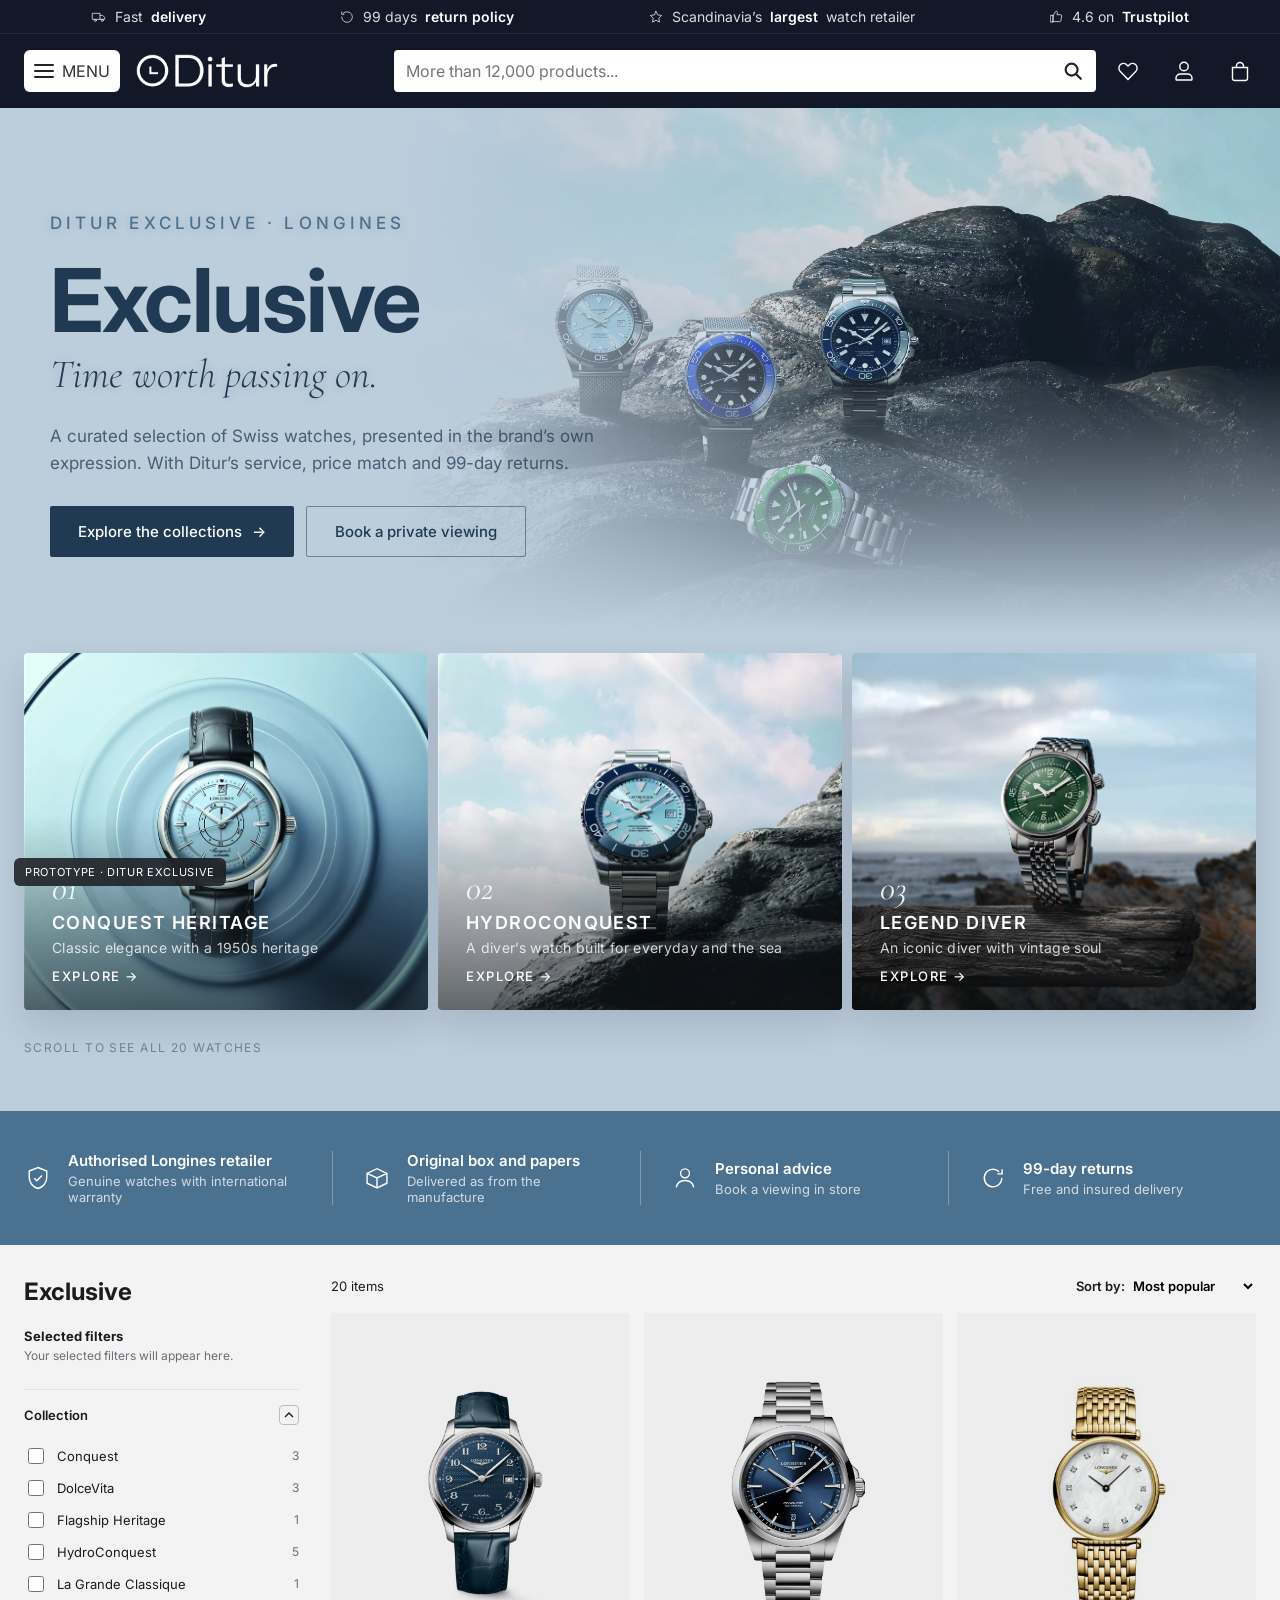
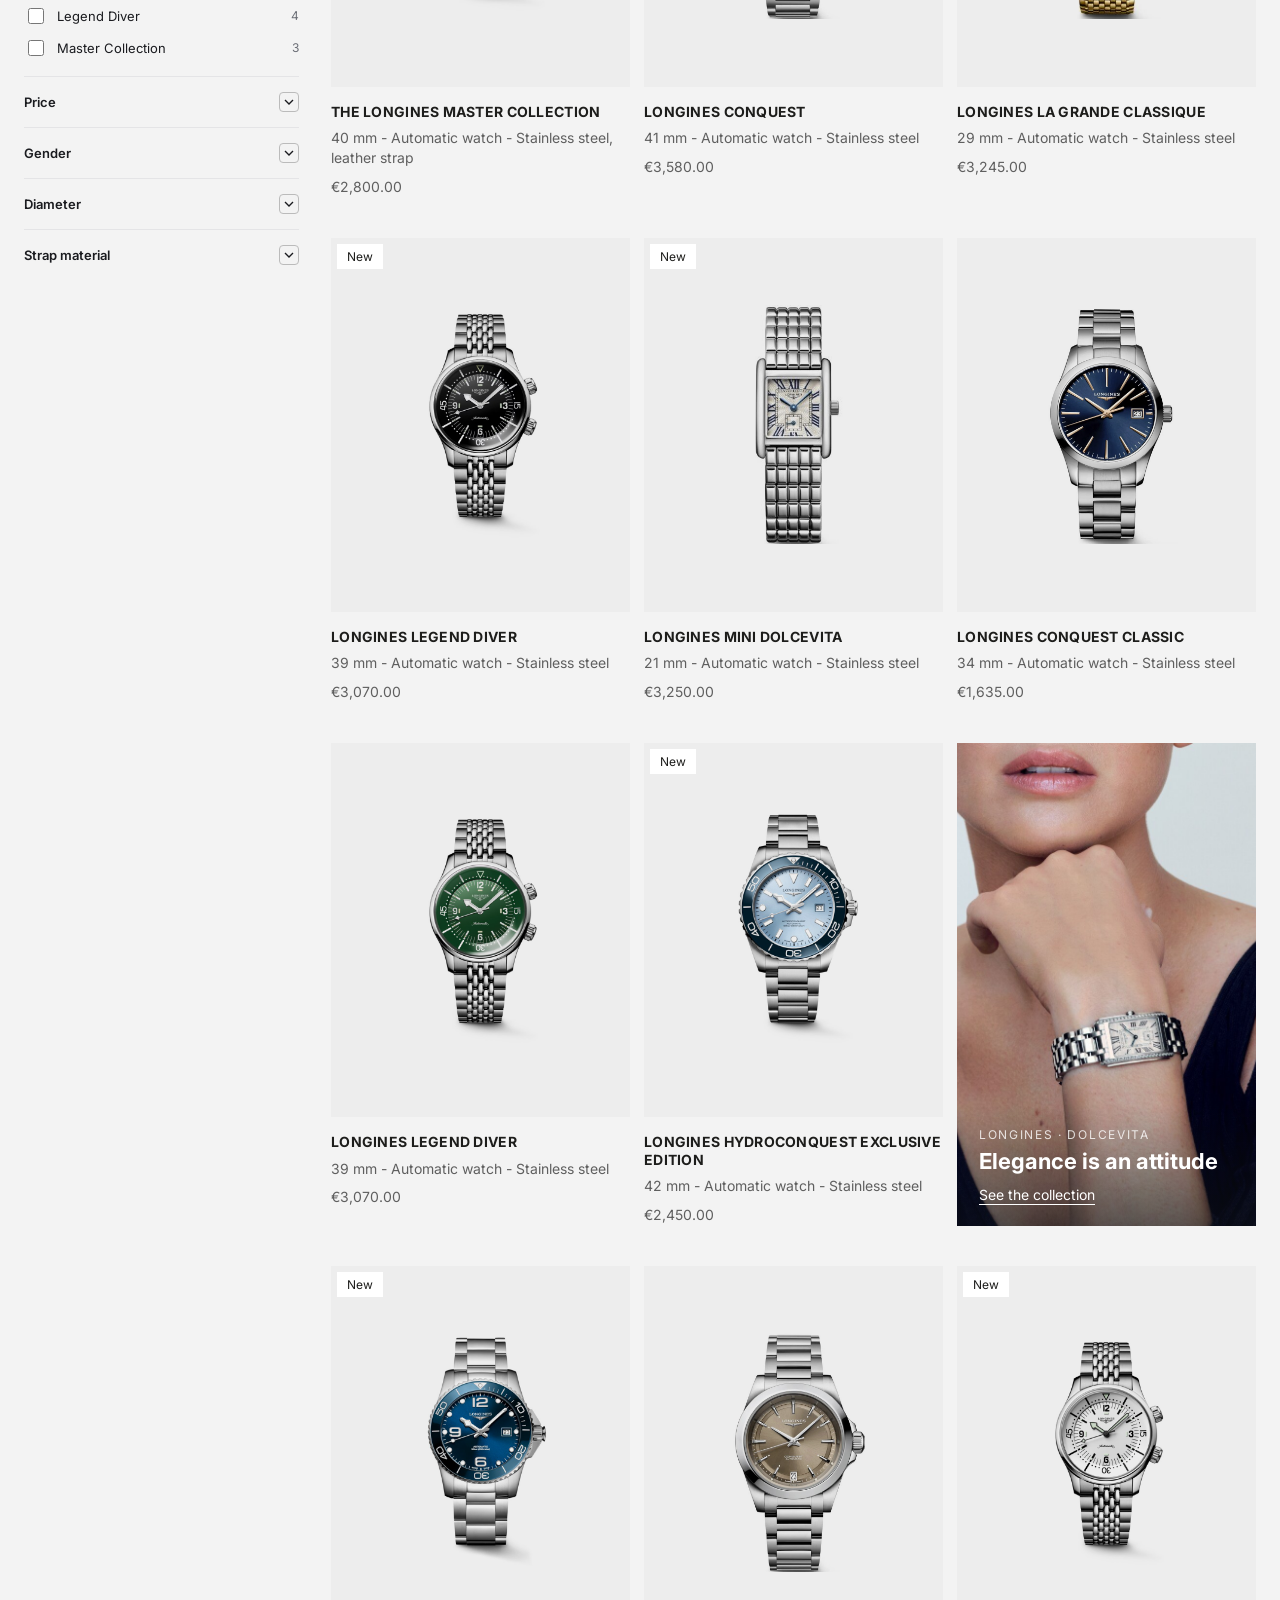
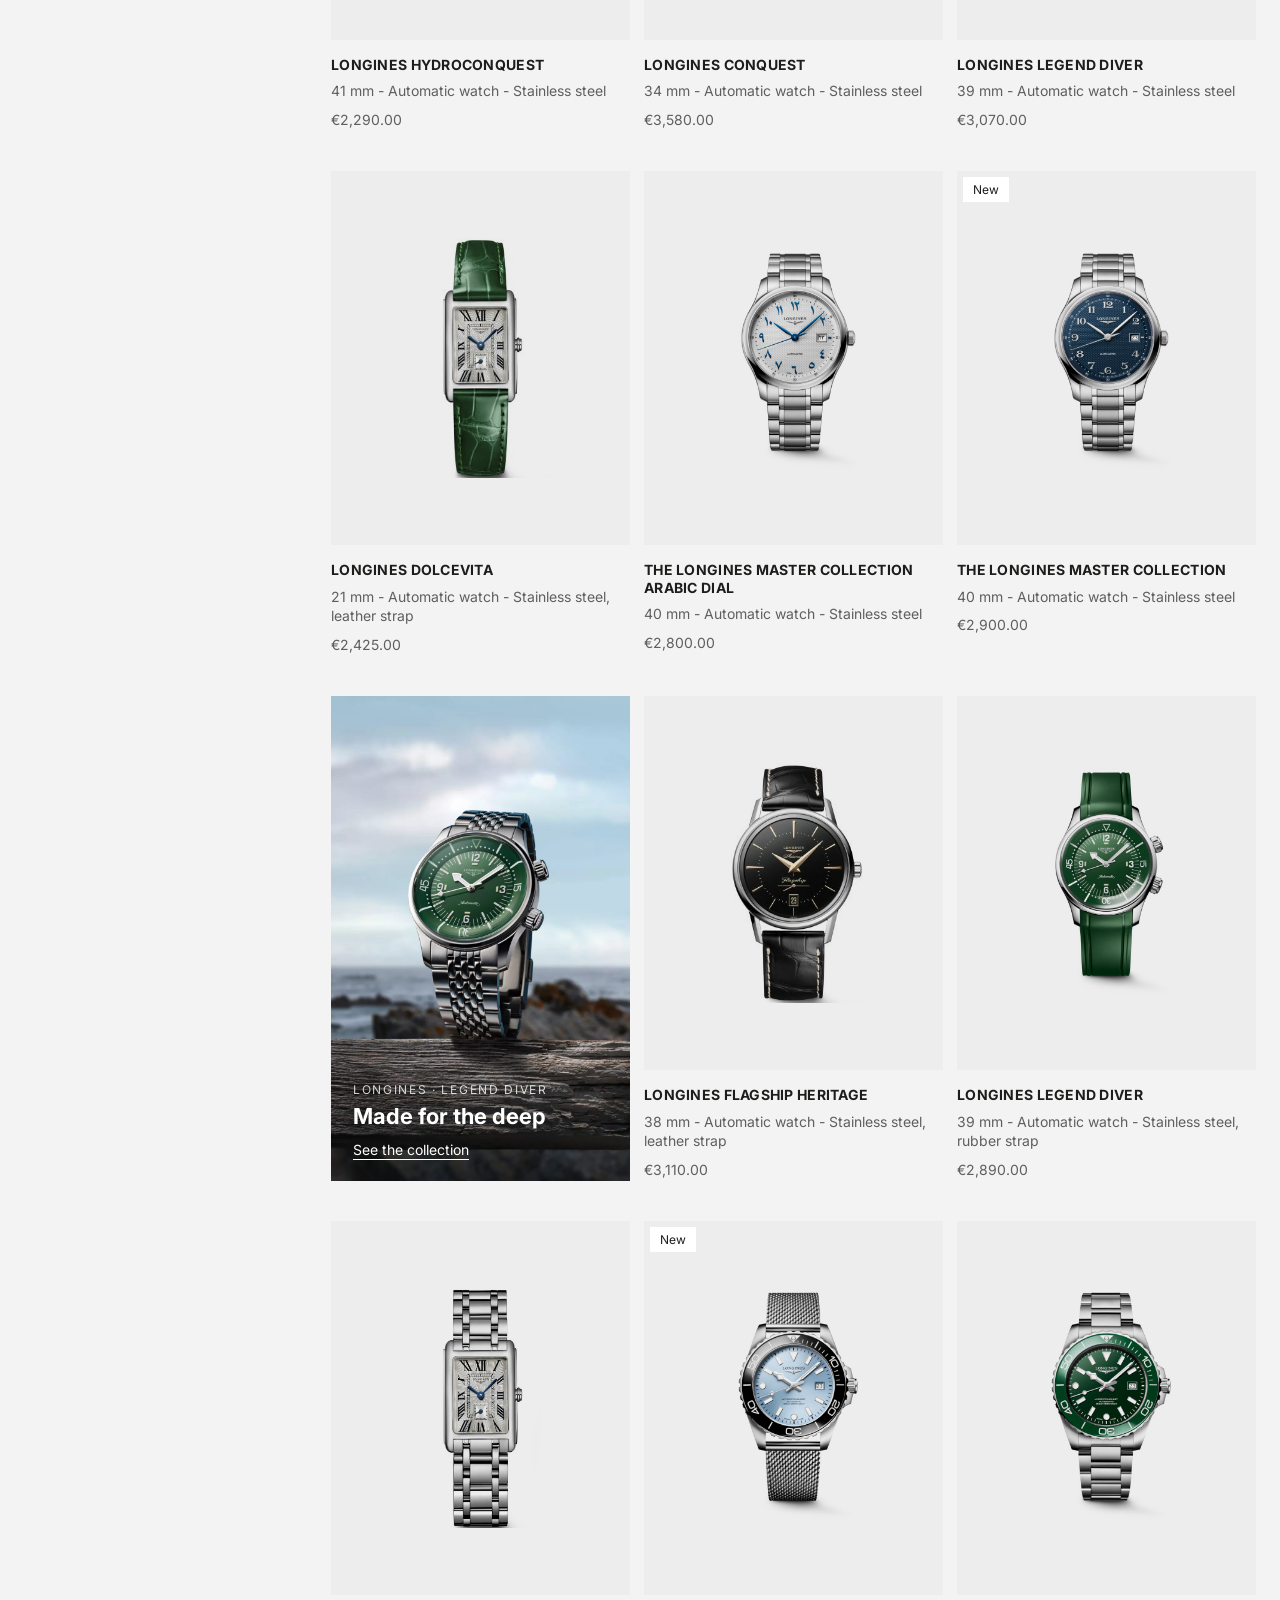
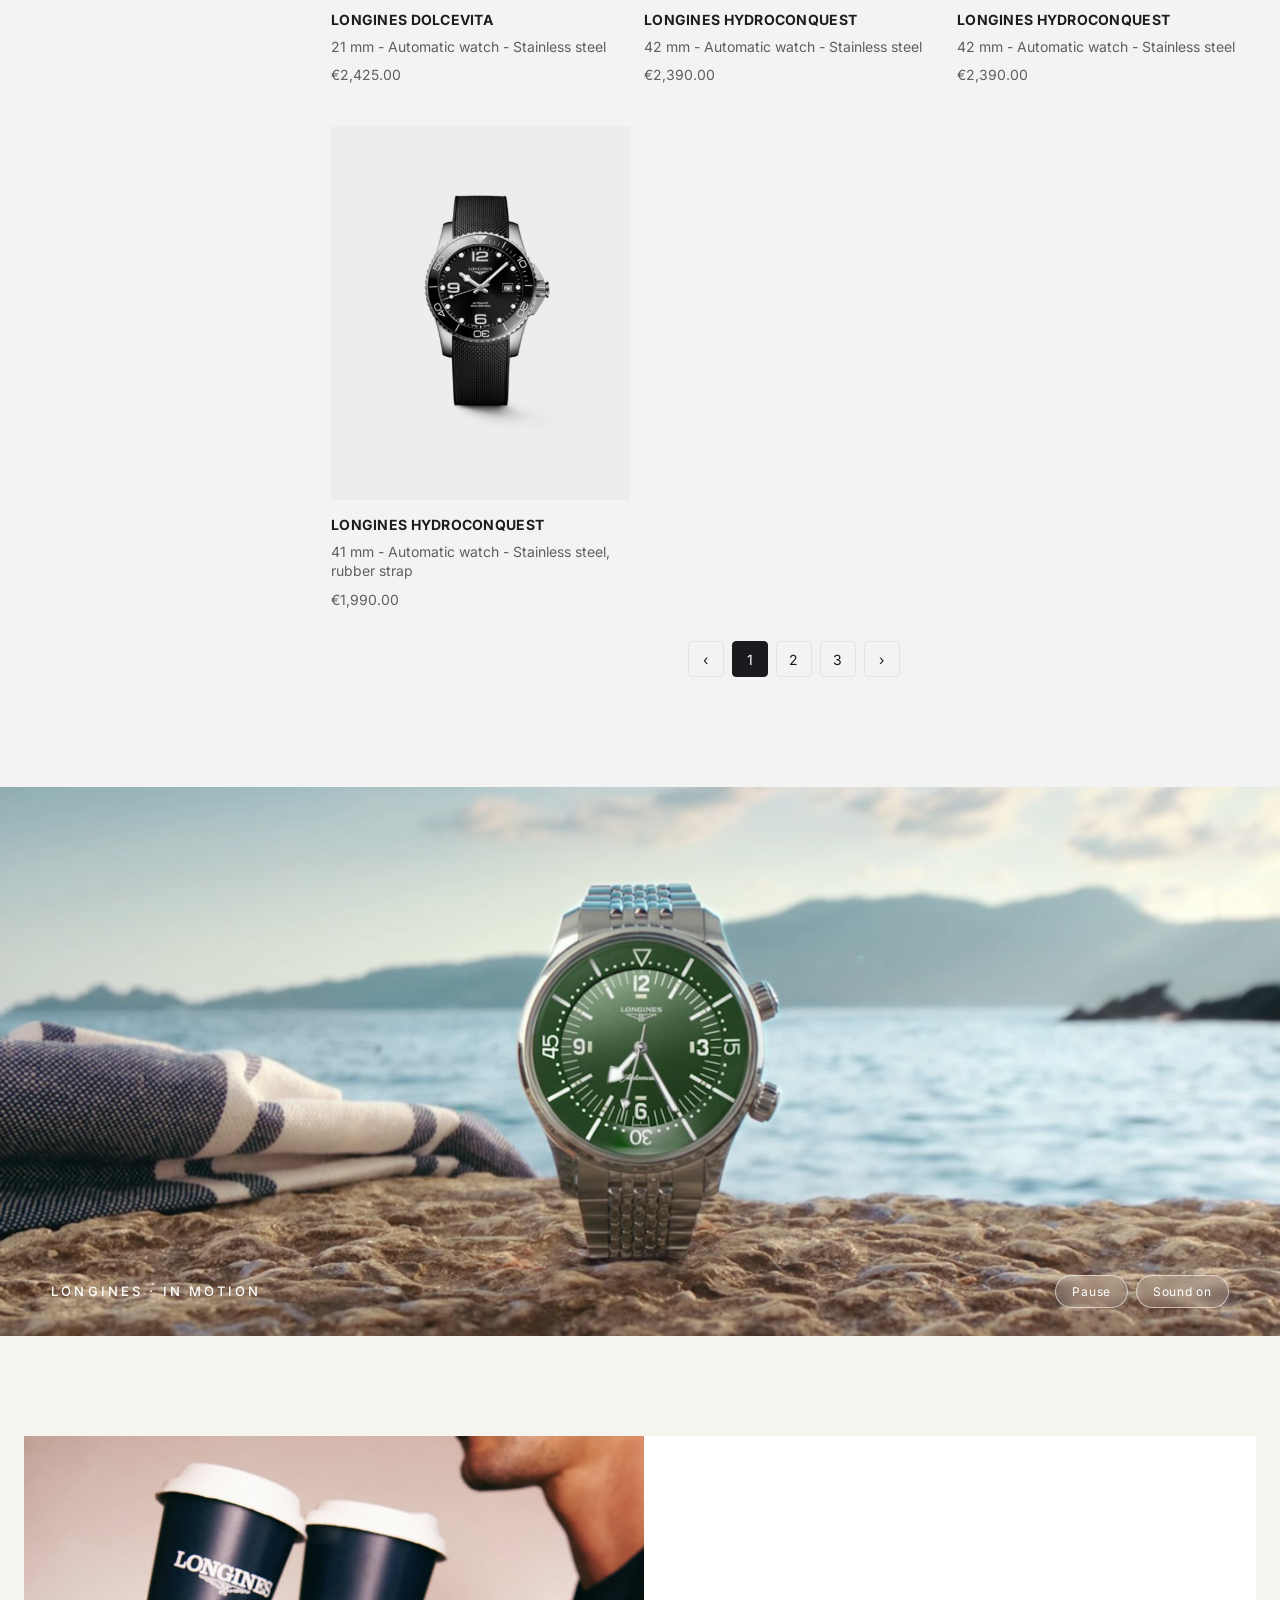
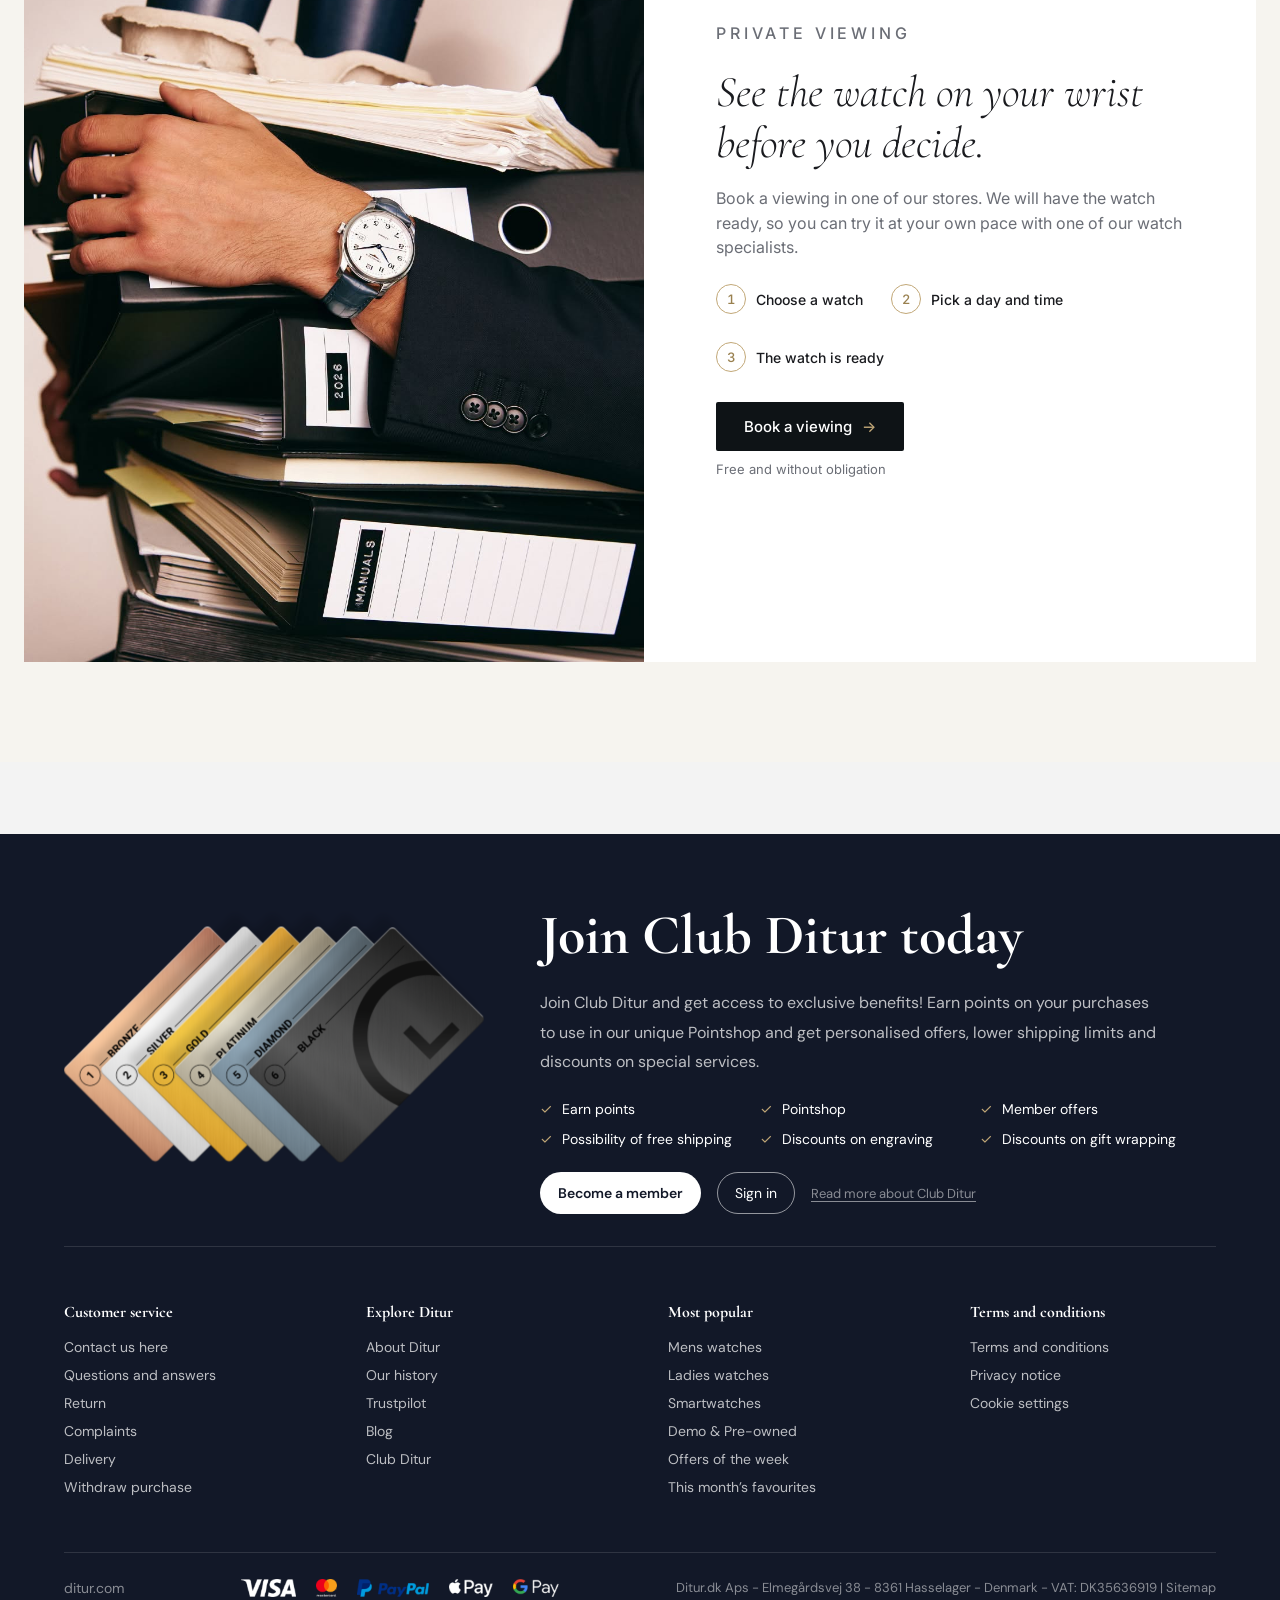
<file: index.html>
<!DOCTYPE html>
<html lang="en">
<head>
<meta charset="UTF-8">
<meta name="viewport" content="width=device-width, initial-scale=1">
<script>/* Første besøg i prototypen åbner på Exclusive-siden. Bagefter virker forsiden normalt. ?home springer over. */
try { if (!/home/.test(location.search) && !sessionStorage.getItem('dx-seen')) { sessionStorage.setItem('dx-seen', '1'); location.replace('exclusive.html'); } else sessionStorage.setItem('dx-seen', '1'); } catch (e) {}</script>
<title>Ditur: Watches at the best prices</title>
<link rel="preconnect" href="https://fonts.googleapis.com">
<link href="https://fonts.googleapis.com/css2?family=Inter:wght@400;500;600;700&family=DM+Sans:wght@400;600&family=Oswald:wght@500&family=Cormorant+Garamond:ital,wght@0,300;0,500;0,700;1,300;1,400&display=swap" rel="stylesheet">
<link rel="stylesheet" href="style.css">
<link rel="stylesheet" href="exclusive-v2.css">
<link rel="stylesheet" href="live.css">
</head>
<body class="home">
  <div id="topbar"></div>
  <header id="header"></header>

  <main>
    <nav class="cats wrap" aria-label="Categories">
      <div class="cats-rail" id="cats-rail">
        <a href="#"><img src="img/live/FP-TOP_Q4_Update-BRANDS_1.jpg" alt=""><span>Brands</span></a>
        <a href="exclusive.html" class="cat-exclusive"><img src="img/live/EXCLUSIVE_FP_Top.jpg" alt=""><span>Ditur Exclusive</span></a>
        <a href="#"><img src="img/live/URE_FP_Top.jpg" alt=""><span>Watches</span></a>
        <a href="#"><img src="img/live/SMYKKER_FP_Top.jpg" alt=""><span>Jewellery</span></a>
        <a href="#"><img src="img/live/SMARTWATCHES_FP_Top.jpg" alt=""><span>Smartwatches</span></a>
        <a href="#"><img src="img/live/FP-TOP_Q4_Update-Urboks_inkl_ure.jpg" alt=""><span>Bundled offers</span></a>
        <a href="#"><img src="img/live/Urboks_FP_Top.jpg" alt=""><span>Watch Boxes</span></a>
        <a href="#"><img src="img/live/WATCHWINDER_FP_Top.jpg" alt=""><span>Winder</span></a>
        <a href="#"><img src="img/live/SMYKKESKRIN_FP_Top_org.jpg" alt=""><span>Jewellery boxes</span></a>
        <a href="#"><img src="img/live/GAVES_T_FP_Top_org_1.jpg" alt=""><span>Gift Sets</span></a>
        <a href="#"><img src="img/live/URREMME_FP_Top_org.jpg" alt=""><span>Watch Straps</span></a>
        <a href="#"><img src="img/live/Accessories_FP_Top_1.jpg" alt=""><span>Accessories</span></a>
        <a href="#"><img src="img/live/TILBEH_R_FP_Top_org.jpg" alt=""><span>Equipment</span></a>
        <a href="#"><img src="img/live/V_GURE_FP_Top_org.jpg" alt=""><span>Wall Clocks</span></a>
        <a href="#"><img src="img/live/SALE_FP_Top_org.jpg" alt=""><span>Sale</span></a>
      </div>
      <button type="button" class="cats-next" aria-label="More categories" onclick="document.getElementById('cats-rail').scrollBy({left: 500, behavior: 'smooth'})"><svg viewBox="0 0 24 24" width="26" height="26" fill="none" stroke="currentColor" stroke-width="1.5"><path d="m9 5 7 7-7 7"/></svg></button>
    </nav>

    <section class="hero-live wrap">
      <a href="exclusive.html" class="hx hx-full on">
        <img class="hx-full-img" src="img/hero-banner.jpg" alt="Longines HydroConquest watches on a rock by the sea">
        <div class="hx-copy">
          <p class="hx-eyebrow">Ditur Exclusive</p>
          <h2>Beyond the<br><em>ordinary.</em></h2>
          <p class="hx-lead">A curated universe of premium Swiss watchmaking, presented in the brand’s own expression.</p>
          <span class="hx-btn">Explore Exclusive <i>→</i></span>
        </div>
      </a>
    </section>

    <section class="campaigns wrap">
      <a href="exclusive.html" class="camp-exclusive"><img src="img/live/EXCLUSIVE_campaign.jpg" alt="Longines Legend Diver by the sea"><b>DITUR EXCLUSIVE</b><span>Discover our premium universe</span></a>
      <a href="#"><img src="img/live/Swiss_1.jpg" alt=""><b>SWISS MADE</b><span>See all the popular SWISS MADE</span></a>
      <a href="#"><img src="img/live/News.jpg" alt=""><b>EXPLORE NEWS</b><span>See this season’s new arrivals and trends</span></a>
      <a href="#"><img src="img/live/Minimum_50_.jpg" alt=""><b>MINIMUM 50%</b><span>With more than 500+ products</span></a>
    </section>

    <section class="popular wrap" id="popular"></section>

    <section class="brands wrap">
      <h2 class="sec-title">Popular brands</h2>
      <div class="brands-rail">
        <a href="#"><img src="img/live/Seiko_brandbanner_2.jpg" alt="Seiko"></a>
        <a href="#"><img src="img/live/casio_brandbanner.jpg" alt="Casio"></a>
        <a href="#"><img src="img/live/tissot_brandbanner_1.jpg" alt="Tissot"></a>
        <a href="#"><img src="img/live/BRAND_SLIDER_HAMILTON_1.jpg" alt="Hamilton"></a>
        <a href="#"><img src="img/live/Citizen_brandbanner.jpg" alt="Citizen"></a>
        <a href="#"><img src="img/live/orient_brandbanner.jpg" alt="Orient"></a>
        <a href="#"><img src="img/live/maserati_brandbanner_1.jpg" alt="Maserati"></a>
        <a href="#"><img src="img/live/fossil_brandbanner.jpg" alt="Fossil"></a>
        <a href="#"><img src="img/live/Samsung_brand_banner.jpg" alt="Samsung"></a>
      </div>
    </section>

    <div class="exb-wrap">
      <section class="exb exb-c exb-blue on">
        <a href="exclusive.html">
          <div class="exb-c-copy">
            <p class="eyebrow">Ditur Exclusive</p>
            <h2>Beyond the<br><em>ordinary.</em></h2>
            <ul>
              <li><b>01</b>Curated premium brands</li>
              <li><b>02</b>Authorised retailer with full warranty</li>
              <li><b>03</b>Private viewings in store</li>
            </ul>
            <span class="btn-light">Enter Exclusive <span>→</span></span>
          </div>
          <div class="exb-c-imgs"><img src="img/col-conquest-heritage.jpg" alt=""><img src="img/hero.jpg" alt=""><img src="img/col-legend-diver.jpg" alt=""></div>
        </a>
      </section>
    </div>

    <section class="safe">
      <img src="img/live/AUTHORIZED_HVID.png" alt="Authorised dealer" class="safe-badge">
      <h2>Safe shopping at Ditur</h2>
      <img src="img/live/Secure_shopping_green.png" alt="Trustpilot score" class="safe-stars">
      <p><b>50,000+</b> 5-star <u>reviews</u> | More than <b>500,000 completed orders</b></p>
      <ul><li>Authorised dealer</li><li>+100 brands</li><li>99-day return policy</li><li>Price guarantee</li></ul>
    </section>

    <section class="wide-banner wrap">
      <a href="#" class="wb-inner">
        <img src="img/live/DESKTOP_-_SMARTWATCH_-_FP_ELEMENT_new2.jpg" alt="Smartwatches">
        <div><h3>Smartwatches</h3><p>At Ditur, you can find more than 150 different models in stock.</p><span>View the selection</span></div>
      </a>
    </section>

    <section class="storage wrap">
      <h2 class="sec-title">Shop by Storage Categories</h2>
      <div class="storage-grid">
        <a href="#"><img src="img/live/FP-storage-category-Watch-boxes.jpg" alt=""><span><b>Watch Boxes</b>View the selection</span></a>
        <a href="#"><img src="img/live/FP-storage-category-Watch-winders.jpg" alt=""><span><b>Watch Winders</b>View the selection</span></a>
        <a href="#"><img src="img/live/FP-storage-category-Jewellery-boxes.jpg" alt=""><span><b>Jewellery Boxes</b>View the selection</span></a>
      </div>
    </section>

    <section class="jewel wrap">
      <div class="jewel-wide">
        <a href="#"><img src="img/live/HERRE_FORSIDE_SMYKKE_ELEMENT.jpg" alt=""><span><b>Men's jewellery</b>View the selection</span></a>
        <a href="#"><img src="img/live/DAME_FORSIDE_SMYKKE_ELEMENT.jpg" alt=""><span><b>Ladies' jewellery</b>View the selection</span></a>
      </div>
      <div class="jewel-sq">
        <a href="#"><img src="img/live/armb_nd_herre_og_dame.jpg" alt=""><span><b>Bracelets</b>View the selection</span></a>
        <a href="#"><img src="img/live/fingerringe_1.jpg" alt=""><span><b>Rings</b>View the selection</span></a>
        <a href="#"><img src="img/live/halsk_der_4.jpg" alt=""><span><b>Necklaces</b>View the selection</span></a>
        <a href="#"><img src="img/live/reinge_i_guld_1.jpg" alt=""><span><b>Earrings</b>View the selection</span></a>
      </div>
    </section>
  </main>
  <footer id="footer"></footer>

  <div class="proto-flag">PROTOTYPE · DITUR EXCLUSIVE</div>
  <script src="app.js"></script>
  <script src="store.js"></script>
</body>
</html>
</file>
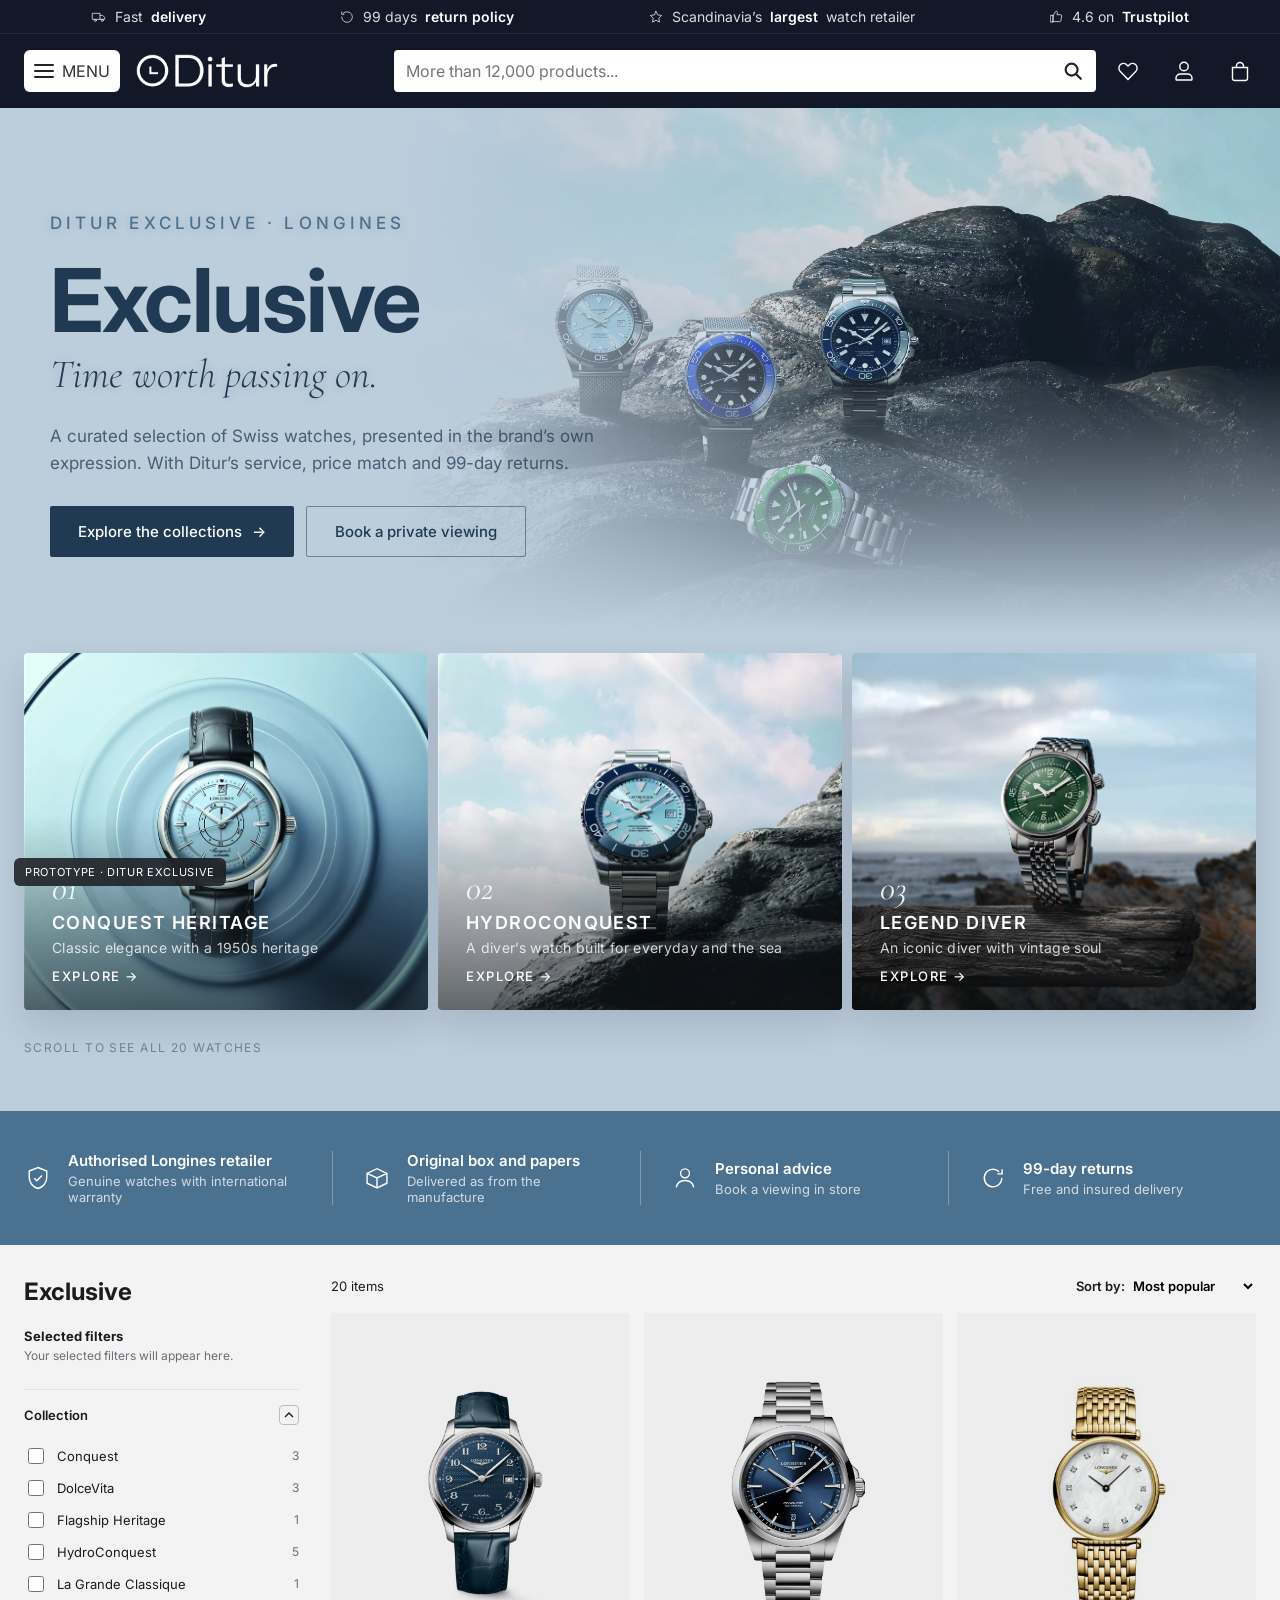
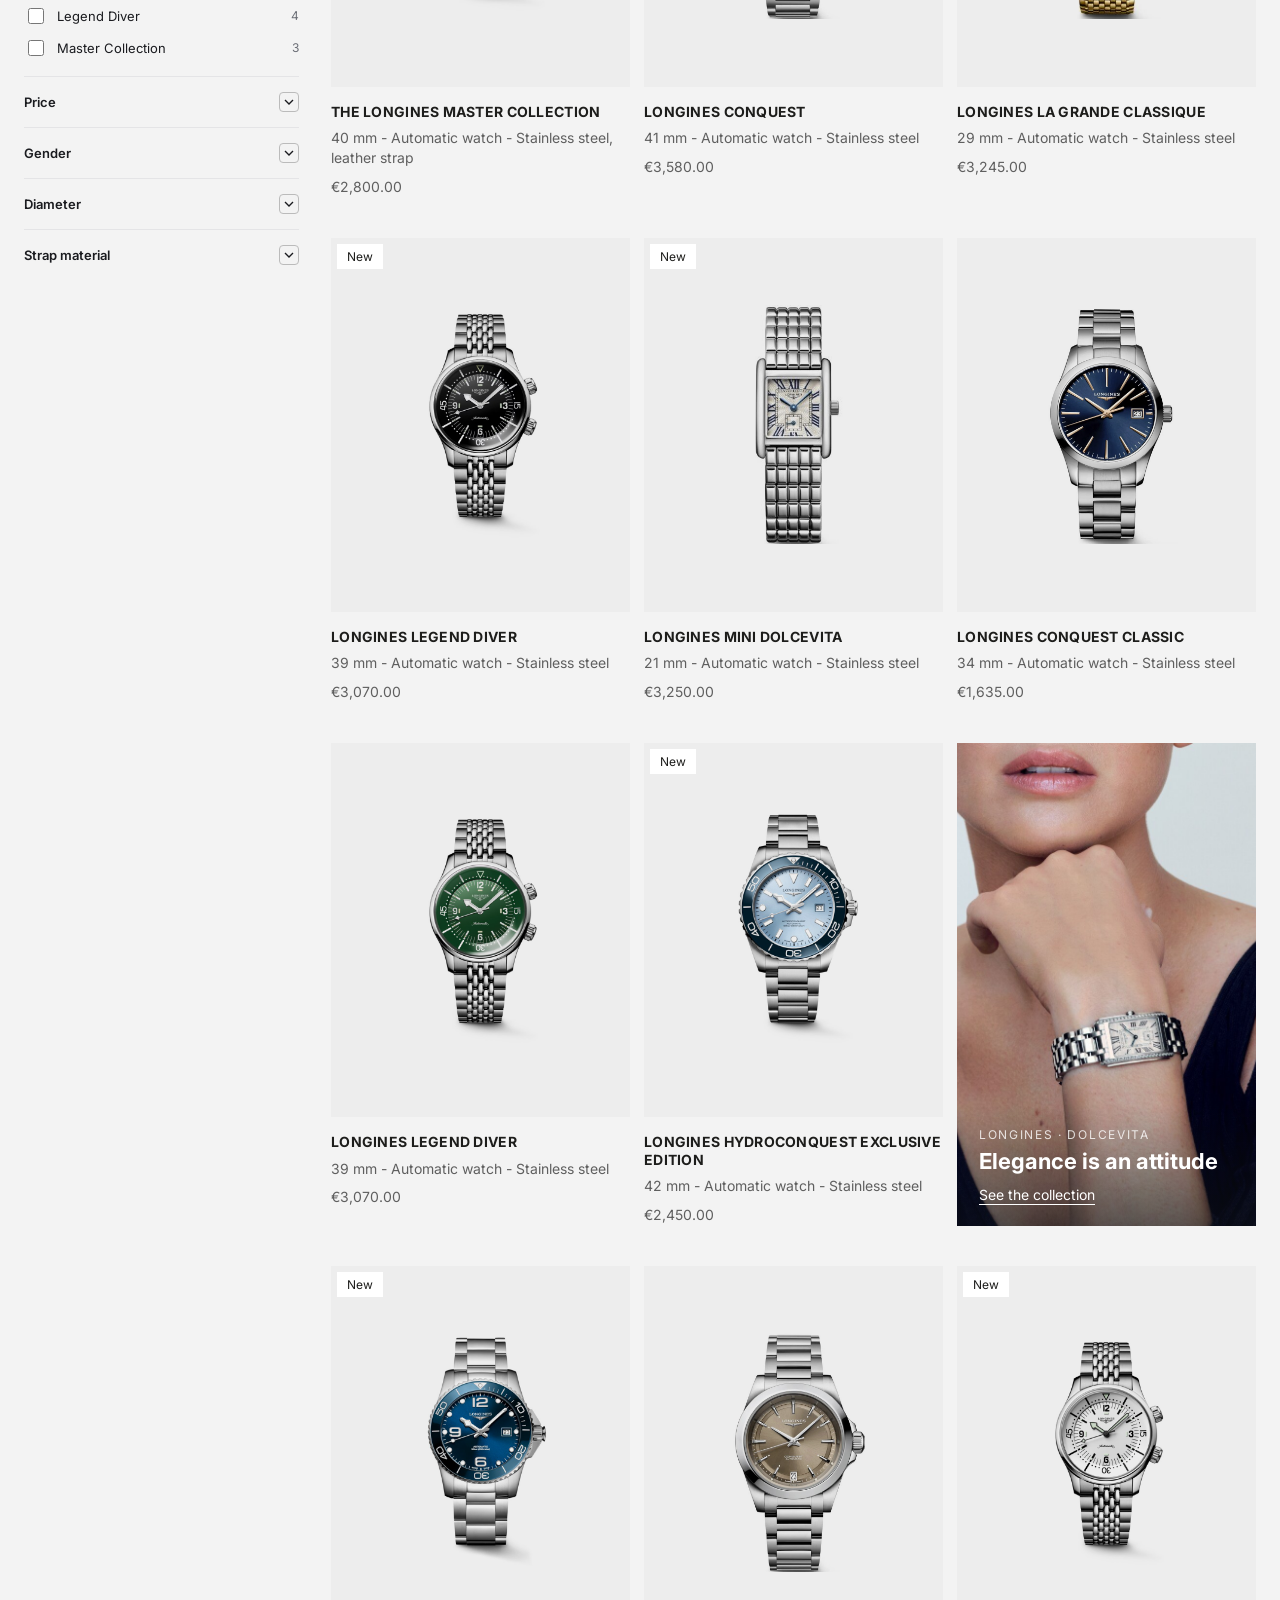
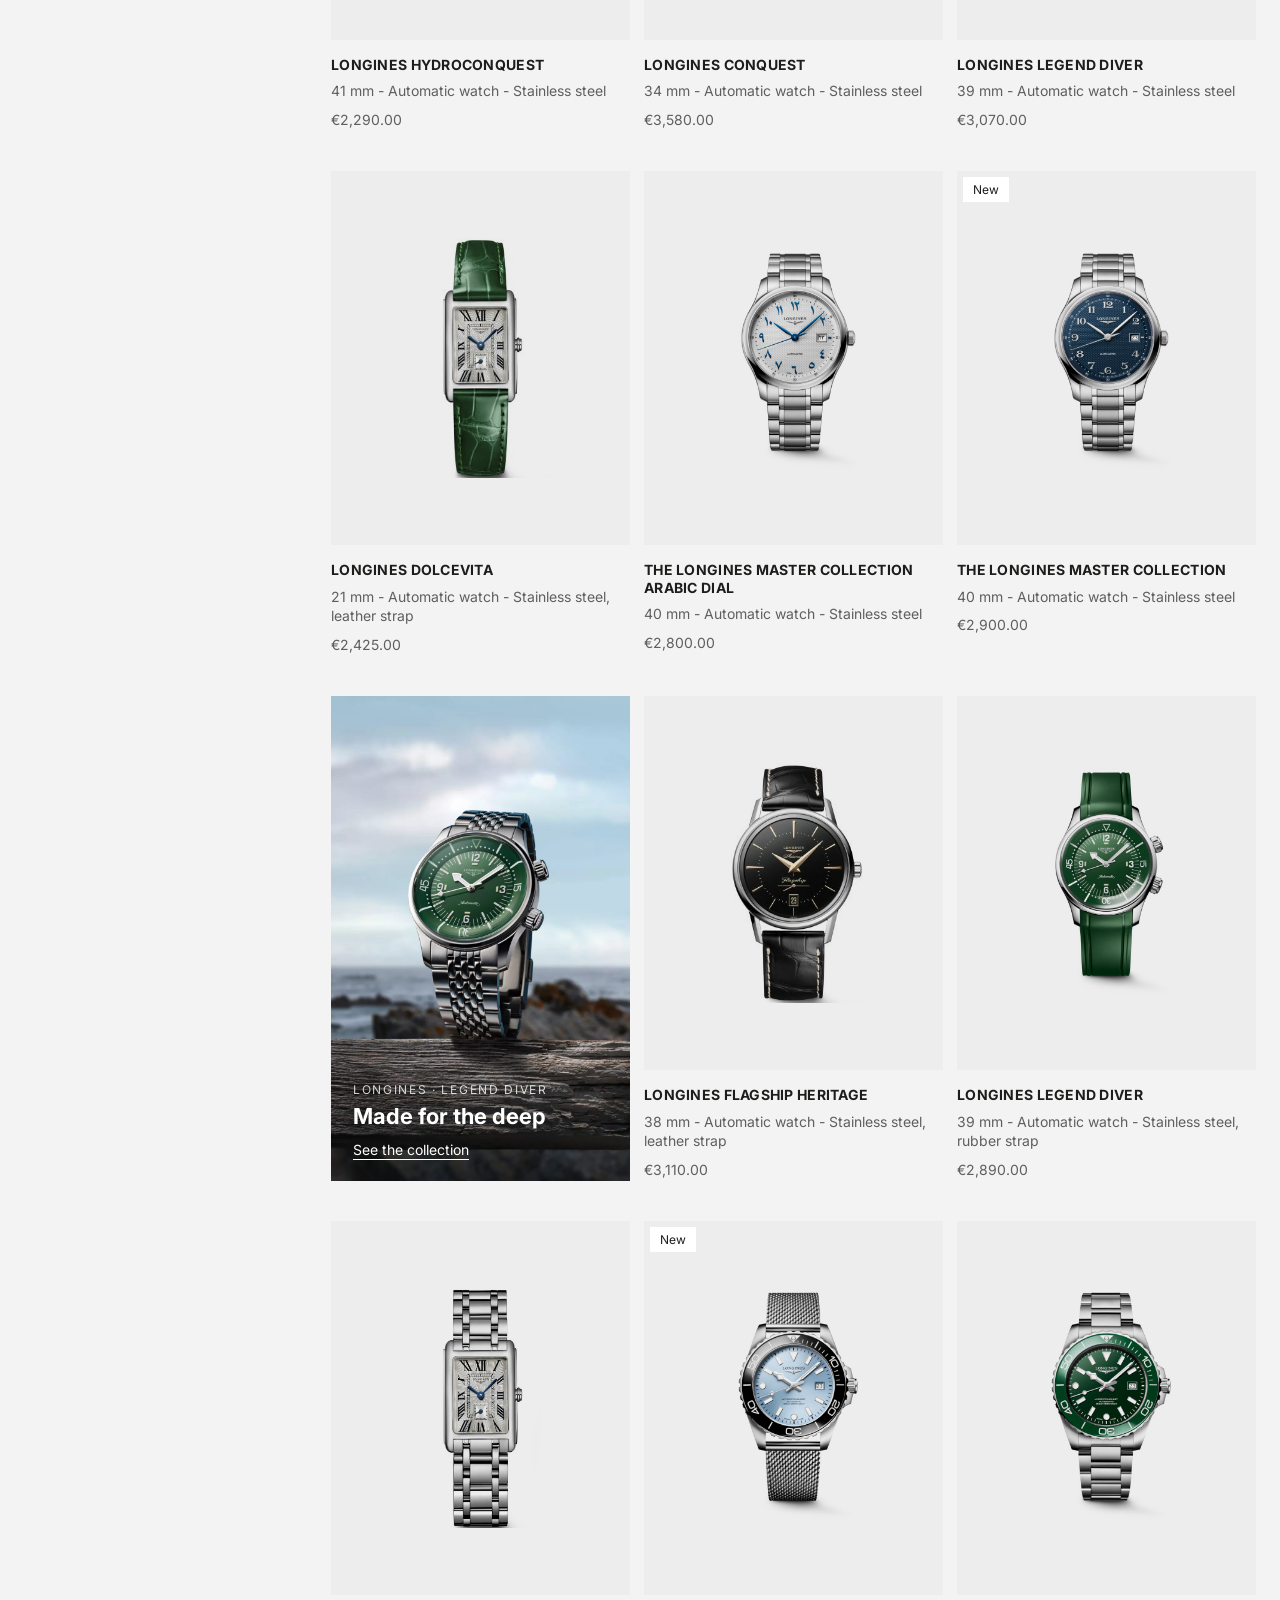
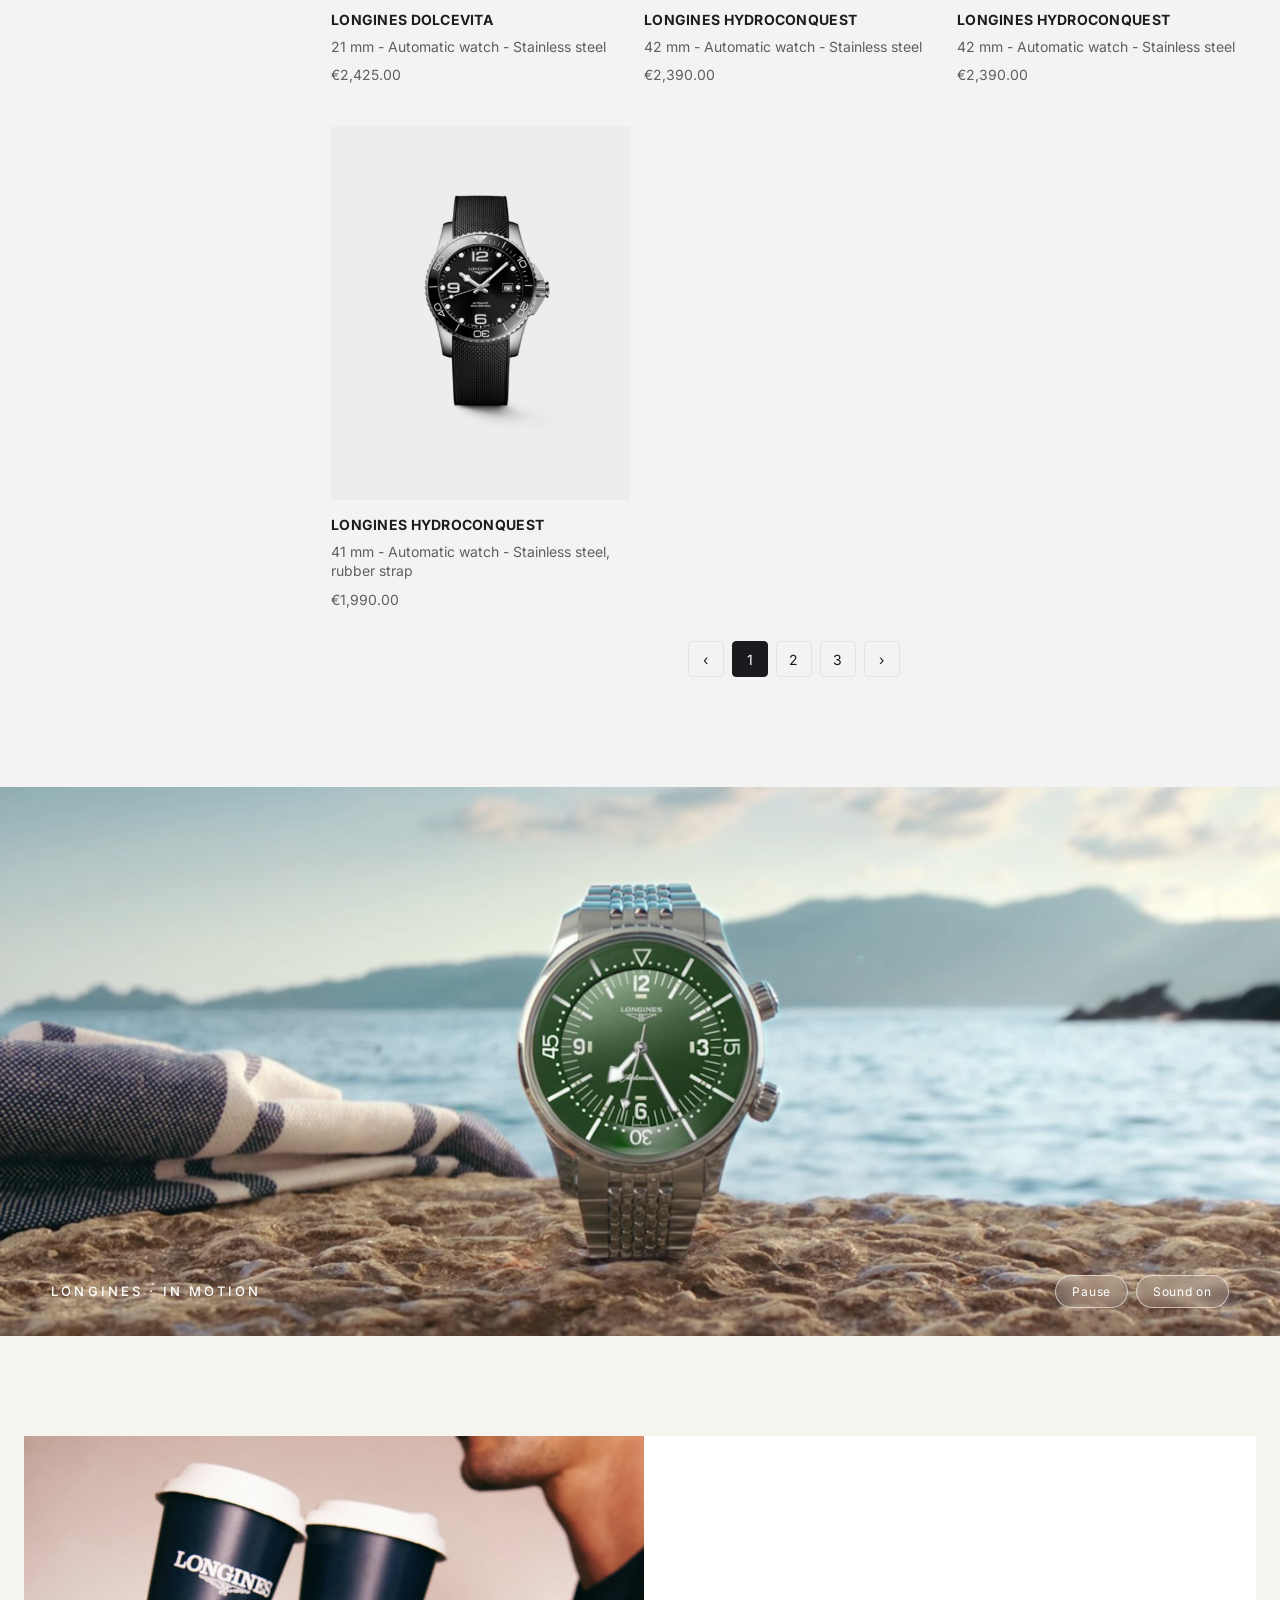
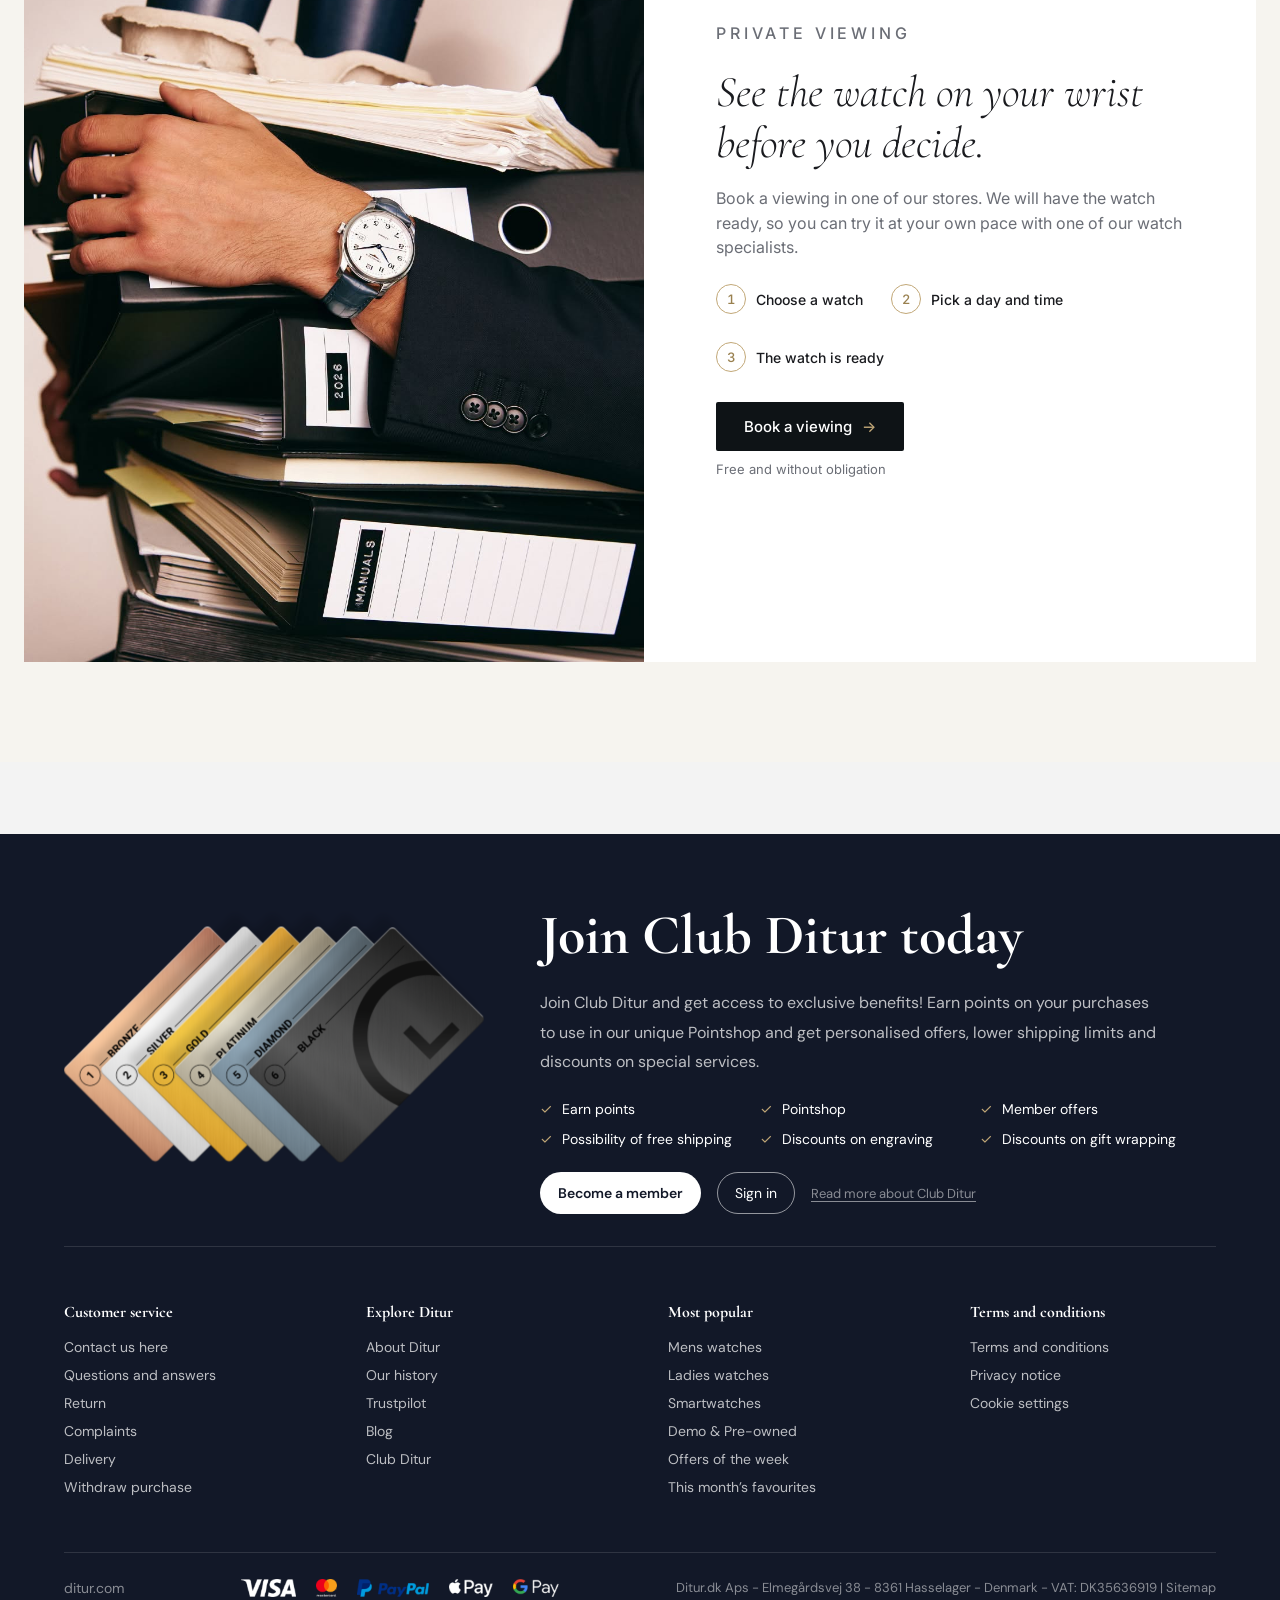
<file: exclusive.html>
<!DOCTYPE html>
<html lang="en">
<head>
<meta charset="UTF-8">
<meta name="viewport" content="width=device-width, initial-scale=1">
<title>Exclusive - Ditur</title>
<link rel="preconnect" href="https://fonts.googleapis.com">
<link href="https://fonts.googleapis.com/css2?family=Inter:wght@400;500;600;700&family=DM+Sans:wght@400;600&family=Oswald:wght@500&family=Cormorant+Garamond:ital,wght@0,300;0,500;0,700;1,300;1,400&display=swap" rel="stylesheet">
<link rel="stylesheet" href="style.css">
<link rel="stylesheet" href="exclusive-v2.css">
<link rel="stylesheet" href="live.css">
<script>
  /* Intro: vises når man kommer ind i Exclusive udefra (ikke ved interne links), kan tvinges med ?intro=1 */
  (function () {
    var q = new URLSearchParams(location.search);
    var fromInside = /exclusive\.html/.test(document.referrer);
    var reduce = matchMedia('(prefers-reduced-motion: reduce)').matches;
    if (q.get('intro') === '0') return;
    if ((q.get('intro') === '1' || !fromInside) && !reduce) document.documentElement.classList.add('dx-intro');
  })();
</script>
</head>
<body>
  <div class="intro" id="intro" aria-hidden="true">
    <div class="intro-half intro-top"></div>
    <div class="intro-half intro-bottom"></div>
    <div class="intro-dial">
      <svg viewBox="0 0 160 160" width="160" height="160">
        <circle cx="80" cy="80" r="70" fill="none" stroke="currentColor" stroke-width="1" opacity=".35"/>
        <circle class="intro-ring" cx="80" cy="80" r="70" fill="none" stroke="currentColor" stroke-width="1.2" pathLength="360" transform="rotate(-90 80 80)"/>
        <g id="intro-ticks" stroke="currentColor"></g>
        <line class="intro-hand" x1="80" y1="92" x2="80" y2="18" stroke="currentColor" stroke-width="1.2" stroke-linecap="round"/>
        <circle cx="80" cy="80" r="3" fill="currentColor"/>
      </svg>
      <p>Ditur Exclusive</p>
    </div>
  </div>
  <div id="topbar"></div>
  <header id="header"></header>

  <section class="ex-hero">
    <div class="bg" id="hero-bg"></div>
    <div class="wrap">
      <div class="hero-copy">
        <p class="eyebrow">Ditur Exclusive · Longines</p>
        <h1>Exclusive</h1>
        <p class="serif-sub">Time worth passing on.</p>
        <p class="lead">A curated selection of Swiss watches, presented in the brand’s own expression. With Ditur’s service, price match and 99-day returns.</p>
        <div class="hero-ctas">
          <a href="#plp" class="btn-light">Explore the collections <span>→</span></a>
          <a href="#" class="btn-ghost" data-booking="">Book a private viewing</a>
        </div>
      </div>
      <div class="collections">
        <button type="button" class="col-tile reveal" data-col="Conquest"><img src="img/col-conquest-heritage.jpg" alt=""><span class="ct"><em>01</em><strong>Conquest Heritage</strong><small>Classic elegance with a 1950s heritage</small><i>Explore →</i></span></button>
        <button type="button" class="col-tile reveal" data-col="HydroConquest"><img src="img/col-hydroconquest.jpg" alt=""><span class="ct"><em>02</em><strong>HydroConquest</strong><small>A diver’s watch built for everyday and the sea</small><i>Explore →</i></span></button>
        <button type="button" class="col-tile reveal" data-col="Legend Diver"><img src="img/col-legend-diver.jpg" alt=""><span class="ct"><em>03</em><strong>Legend Diver</strong><small>An iconic diver with vintage soul</small><i>Explore →</i></span></button>
      </div>
      <p class="scroll-hint">Scroll to see all 20 watches</p>
    </div>
  </section>

  <section class="usp-band">
    <div class="usp-inner">
      <div><svg viewBox="0 0 24 24" width="28" height="28" fill="none" stroke="currentColor" stroke-width="1.2"><path d="M12 3l7.5 3v5.5c0 4.6-3.2 8.3-7.5 9.5-4.3-1.2-7.5-4.9-7.5-9.5V6z"/><path d="m8.8 12.2 2.2 2.2 4.4-4.6"/></svg><p><b>Authorised Longines retailer</b><span>Genuine watches with international warranty</span></p></div>
      <div><svg viewBox="0 0 24 24" width="28" height="28" fill="none" stroke="currentColor" stroke-width="1.2"><path d="M3.5 8 12 4l8.5 4v8.5L12 20.5l-8.5-4z"/><path d="M3.5 8 12 12l8.5-4M12 12v8.5"/></svg><p><b>Original box and papers</b><span>Delivered as from the manufacture</span></p></div>
      <div><svg viewBox="0 0 24 24" width="28" height="28" fill="none" stroke="currentColor" stroke-width="1.2"><circle cx="12" cy="8" r="3.8"/><path d="M4.5 20c.8-3.6 3.8-5.8 7.5-5.8s6.7 2.2 7.5 5.8"/></svg><p><b>Personal advice</b><span>Book a viewing in store</span></p></div>
      <div><svg viewBox="0 0 24 24" width="28" height="28" fill="none" stroke="currentColor" stroke-width="1.2"><path d="M19.5 12a7.5 7.5 0 1 1-2.2-5.3"/><path d="M19.8 4.5v4h-4"/></svg><p><b>99-day returns</b><span>Free and insured delivery</span></p></div>
    </div>
  </section>

  <section class="plp" id="plp">
    <aside class="filters" id="filters">
      <div class="close-f"><h2 style="margin:0">Filters</h2><button type="button" id="close-filters" aria-label="Close"></button></div>
      <h2>Exclusive</h2>
      <div class="chosen"><b>Selected filters</b><p id="chosen-hint">Your selected filters will appear here.</p><div class="chips" id="chips"></div></div>
      <div id="facets"></div>
    </aside>
    <div>
      <div class="plp-bar">
        <button type="button" class="filter-btn" id="open-filters">Filter</button>
        <span id="count"></span>
        <label><b style="font-weight:600">Sort by:</b>
          <select id="sort">
            <option value="pop">Most popular</option>
            <option value="new">New in</option>
            <option value="asc">Price: low to high</option>
            <option value="desc">Price: high to low</option>
          </select>
        </label>
      </div>
      <div class="grid" id="grid"></div>
      <div class="pagination"><span>‹</span><span class="on">1</span><span>2</span><span>3</span><span>›</span></div>
    </div>
  </section>

  <section class="film" aria-label="Longines film">
    <div class="film-inner reveal">
      <video id="film" poster="img/film-poster.jpg" src="https://cms.longines.com/media/2499/download/01_Product_16x9_MASTER.mp4?v=1" autoplay muted loop playsinline preload="metadata"></video>
      <div class="film-ui">
        <p class="eyebrow">Longines · In motion</p>
        <div class="film-btns">
          <button type="button" id="film-play" aria-label="Pause">Pause</button>
          <button type="button" id="film-sound" aria-label="Sound on">Sound on</button>
        </div>
      </div>
    </div>
  </section>


  <section class="viewing" id="viewing">
    <div class="viewing-card reveal">
      <img src="img/p17.jpg" alt="Longines on the wrist">
      <div>
        <p class="eyebrow">Private viewing</p>
        <h2>See the watch on your wrist before you decide.</h2>
        <p>Book a viewing in one of our stores. We will have the watch ready, so you can try it at your own pace with one of our watch specialists.</p>
        <ol class="steps"><li><i>1</i>Choose a watch</li><li><i>2</i>Pick a day and time</li><li><i>3</i>The watch is ready</li></ol>
        <div class="viewing-cta"><a href="#" class="btn-ink" data-booking="">Book a viewing <span>→</span></a><small>Free and without obligation</small></div>
      </div>
    </div>
  </section>

  <footer id="footer"></footer>

  <div class="proto-flag">PROTOTYPE · DITUR EXCLUSIVE</div>
  <script>
    /* Intro: minutstreger, vent på sekundviser + heltebillede, åbn tæppet */
    (function () {
      var root = document.documentElement, el = document.getElementById('intro');
      if (!root.classList.contains('dx-intro')) { el.remove(); return; }
      var g = document.getElementById('intro-ticks'), ns = 'http://www.w3.org/2000/svg';
      for (var i = 0; i < 60; i++) { var l = document.createElementNS(ns, 'line'), big = i % 5 === 0;
        l.setAttribute('x1', 80); l.setAttribute('y1', big ? 14 : 17); l.setAttribute('x2', 80); l.setAttribute('y2', 21);
        l.setAttribute('stroke-width', big ? 1.4 : .6); l.setAttribute('opacity', big ? .9 : .45);
        l.setAttribute('transform', 'rotate(' + i * 6 + ' 80 80)'); g.appendChild(l); }
      var opened = false, sweep = false, img = false;
      function open() { if (opened) return; opened = true; root.classList.add('dx-intro-open'); setTimeout(function () { el.remove(); root.classList.remove('dx-intro', 'dx-intro-open'); }, 900); }
      function maybe() { if (sweep && img) open(); }
      setTimeout(function () { sweep = true; maybe(); }, 1250);
      var h = new Image(); h.onload = h.onerror = function () { img = true; maybe(); }; h.src = 'img/hero.jpg';
      setTimeout(open, 3000);
      el.addEventListener('click', open);
      addEventListener('keydown', function (e) { if (e.key === 'Escape' || e.key === 'Enter' || e.key === ' ') open(); });
    })();
  </script>
  <script src="app.js"></script>
  <script src="store.js"></script>
  <script>
    const FACETS = [
      { key: 'col', label: 'Collection', open: true },
      { key: 'price', label: 'Price', ranges: [[0, 2000, 'Under €2,000'], [2000, 2700, '€2,000 - 2,700'], [2700, 3300, '€2,700 - 3,300'], [3300, 1e9, 'Over €3,300']] },
      { key: 'gender', label: 'Gender' },
      { key: 'mm', label: 'Diameter', ranges: [[0, 30, 'Under 30 mm'], [30, 38, '30 - 37 mm'], [38, 41, '38 - 40 mm'], [41, 99, '41 mm and above']] },
      { key: 'strap', label: 'Strap material' }
    ];
    const state = { f: {}, sort: 'pop' };
    const val = (p, k) => k === 'price' ? p.price : p[k];

    function matches(p, skip) {
      return FACETS.every(fc => {
        if (fc.key === skip) return true;
        const sel = state.f[fc.key]; if (!sel || !sel.length) return true;
        if (fc.ranges) return sel.some(i => { const r = fc.ranges[i]; return val(p, fc.key) >= r[0] && val(p, fc.key) < r[1]; });
        return sel.includes(p[fc.key]);
      });
    }

    function renderFacets() {
      const open = new Set([...document.querySelectorAll('.facet.open')].map(e => e.dataset.k));
      document.getElementById('facets').innerHTML = FACETS.map(fc => {
        const pool = PRODUCTS.filter(p => matches(p, fc.key));
        const opts = fc.ranges ? fc.ranges.map((r, i) => [i, r[2], pool.filter(p => val(p, fc.key) >= r[0] && val(p, fc.key) < r[1]).length])
          : [...new Set(PRODUCTS.map(p => p[fc.key]))].sort().map(v => [v, v, pool.filter(p => p[fc.key] === v).length]);
        const sel = state.f[fc.key] || [];
        const isOpen = open.size ? open.has(fc.key) : fc.open;
        return `<div class="facet${isOpen ? ' open' : ''}" data-k="${fc.key}">
          <button type="button">${fc.label}<span class="ic">${ICONS.chev}</span></button>
          <ul>${opts.map(([v, l, n]) => `<li><label><input type="checkbox" data-k="${fc.key}" value="${v}" ${sel.includes(v) ? 'checked' : ''} ${!n && !sel.includes(v) ? 'disabled' : ''}>${l}<span class="n">${n}</span></label></li>`).join('')}</ul></div>`;
      }).join('');
      document.querySelectorAll('.facet > button').forEach(b => b.addEventListener('click', () => b.parentElement.classList.toggle('open')));
      document.querySelectorAll('.facet input').forEach(i => i.addEventListener('change', () => {
        const k = i.dataset.k, v = FACETS.find(f => f.key === k).ranges ? +i.value : i.value;
        const s = state.f[k] = state.f[k] || [];
        i.checked ? s.push(v) : s.splice(s.indexOf(v), 1);
        update();
      }));
    }

    function renderChips() {
      const chips = [];
      FACETS.forEach(fc => (state.f[fc.key] || []).forEach(v => chips.push([fc.key, v, fc.ranges ? fc.ranges[v][2] : v])));
      document.getElementById('chosen-hint').style.display = chips.length ? 'none' : '';
      document.getElementById('chips').innerHTML = chips.map(([k, v, l]) => `<button type="button" class="chip" data-k="${k}" data-v="${v}">${l} ✕</button>`).join('')
        + (chips.length ? '<button type="button" class="chip-clear" id="clear-all">Clear all</button>' : '');
      document.querySelectorAll('.chip').forEach(c => c.addEventListener('click', () => {
        const s = state.f[c.dataset.k], v = FACETS.find(f => f.key === c.dataset.k).ranges ? +c.dataset.v : c.dataset.v;
        s.splice(s.indexOf(v), 1); update();
      }));
      document.getElementById('clear-all')?.addEventListener('click', () => { state.f = {}; update(); });
    }

    function renderGrid() {
      let list = PRODUCTS.filter(p => matches(p));
      const s = state.sort;
      list.sort((a, b) => s === 'asc' ? a.price - b.price : s === 'desc' ? b.price - a.price : s === 'new' ? (b.tag === 'New') - (a.tag === 'New') || a.pop - b.pop : a.pop - b.pop);
      const cards = list.map(productCard);
      if (cards.length > 7) cards.splice(8, 0, `<a class="story-tile story-dolcevita" href="#plp" data-col="DolceVita"><img src="img/story-dolcevita.jpg" alt="Longines DolceVita in steel on the wrist"><div><p>Longines · DolceVita</p><h3>Elegance is an attitude</h3><span>See the collection</span></div></a>`);
      if (cards.length > 15) cards.splice(15, 0, `<a class="story-tile story-dolcevita story-legend" href="#plp" data-col="Legend Diver"><img src="img/col-legend-diver.jpg" alt="Longines Legend Diver by the sea"><div><p>Longines · Legend Diver</p><h3>Made for the deep</h3><span>See the collection</span></div></a>`);
      const grid = document.getElementById('grid');
      grid.innerHTML = cards.join('') || '<p class="empty">No watches match your filters.</p>';
      bindWish(grid);
      document.getElementById('count').textContent = list.length + ' items';
      document.querySelectorAll('.col-tile').forEach(t => t.classList.toggle('active', (state.f.col || []).length === 1 && state.f.col[0] === t.dataset.col));
    }

    function update() { renderFacets(); renderChips(); renderGrid(); }

    document.getElementById('sort').addEventListener('change', e => { state.sort = e.target.value; renderGrid(); });
    document.querySelectorAll('.col-tile').forEach(t => t.addEventListener('click', () => {
      const on = t.classList.contains('active');
      state.f.col = on ? [] : [t.dataset.col];
      update();
      if (!on) document.getElementById('plp').scrollIntoView({ behavior: 'smooth' });
    }));
    document.getElementById('open-filters').addEventListener('click', () => document.body.classList.add('filters-open'));
    const cf = document.getElementById('close-filters'); cf.innerHTML = ICONS.close;
    cf.addEventListener('click', () => document.body.classList.remove('filters-open'));

    document.getElementById('grid').addEventListener('click', e => {
      const st = e.target.closest('.story-tile[data-col]'); if (!st) return;
      e.preventDefault(); state.f.col = [st.dataset.col]; update();
      document.getElementById('plp').scrollIntoView({ behavior: 'smooth' });
    });

    const film = document.getElementById('film'), fp = document.getElementById('film-play'), fs2 = document.getElementById('film-sound');
    fp.addEventListener('click', () => { film.paused ? film.play() : film.pause(); fp.textContent = film.paused ? 'Play' : 'Pause'; });
    fs2.addEventListener('click', () => { film.muted = !film.muted; fs2.textContent = film.muted ? 'Sound on' : 'Sound off'; });

    update();
  </script>
</body>
</html>
</file>
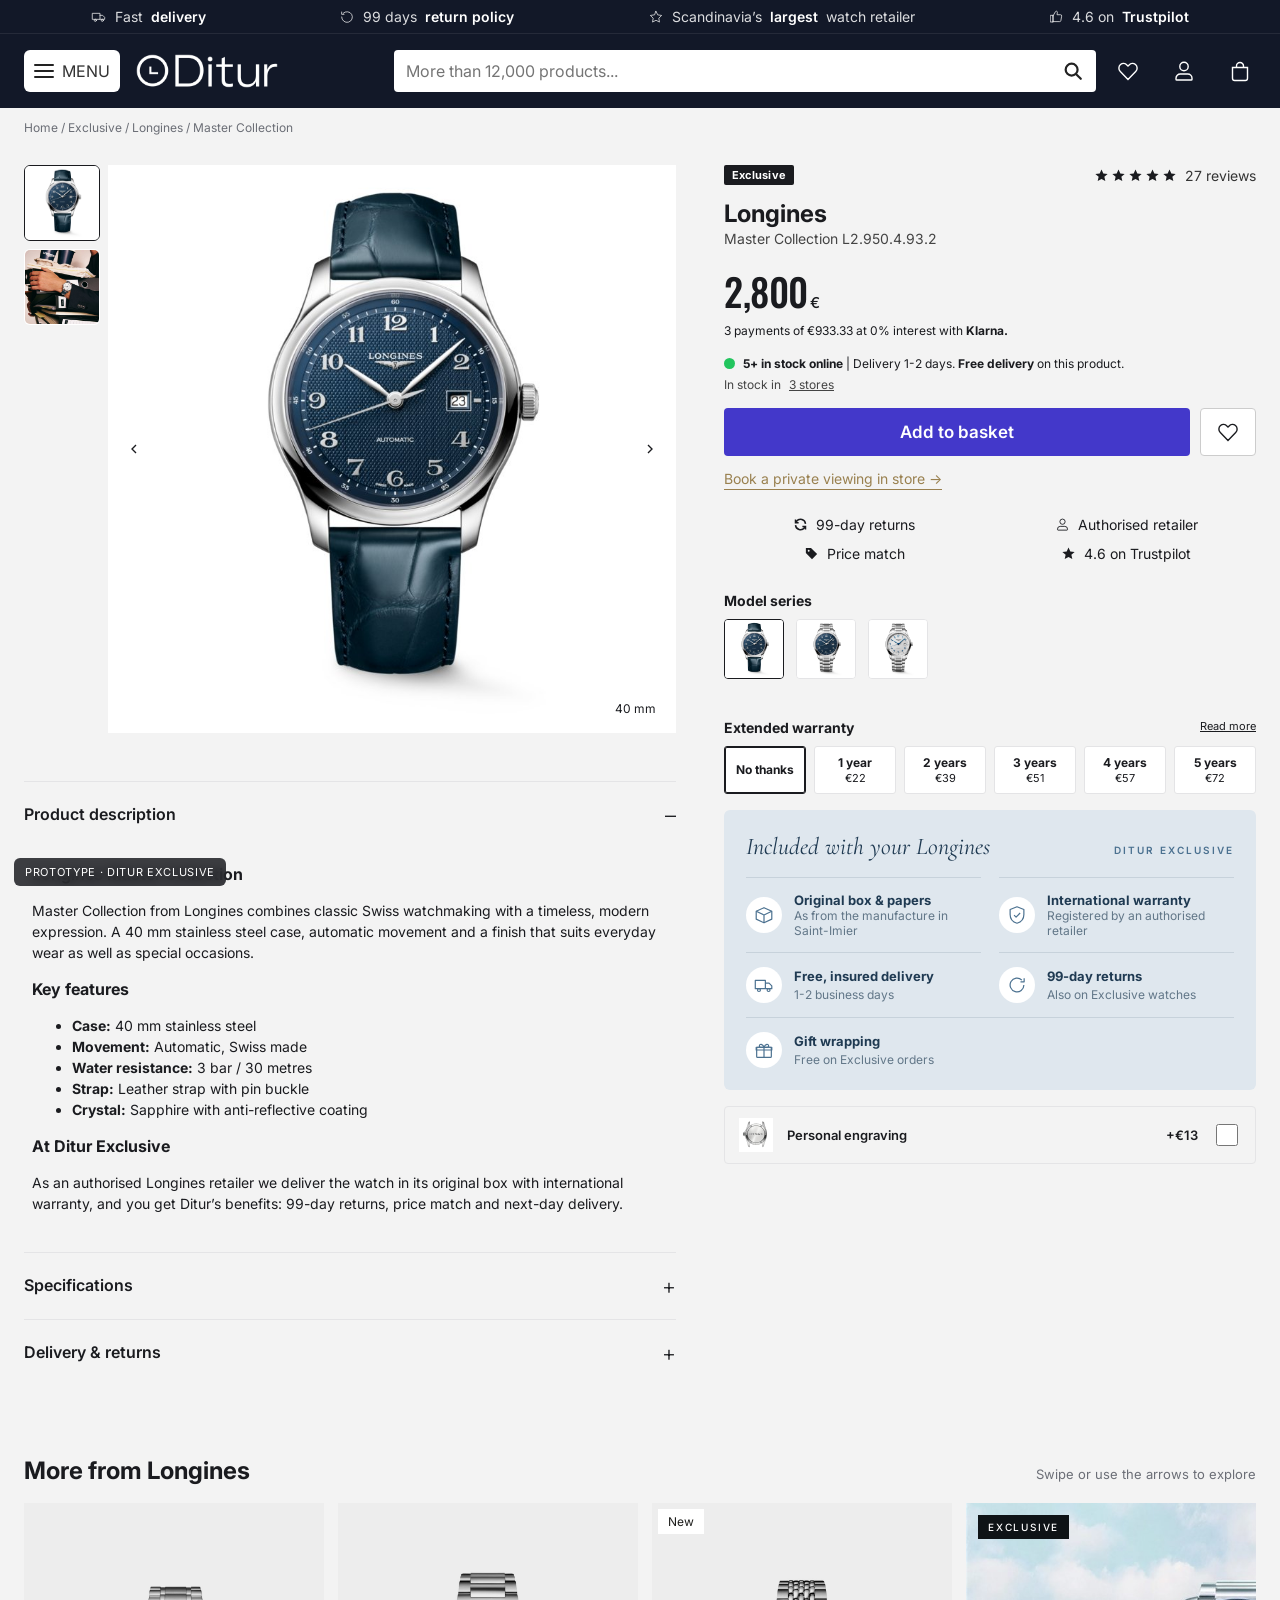
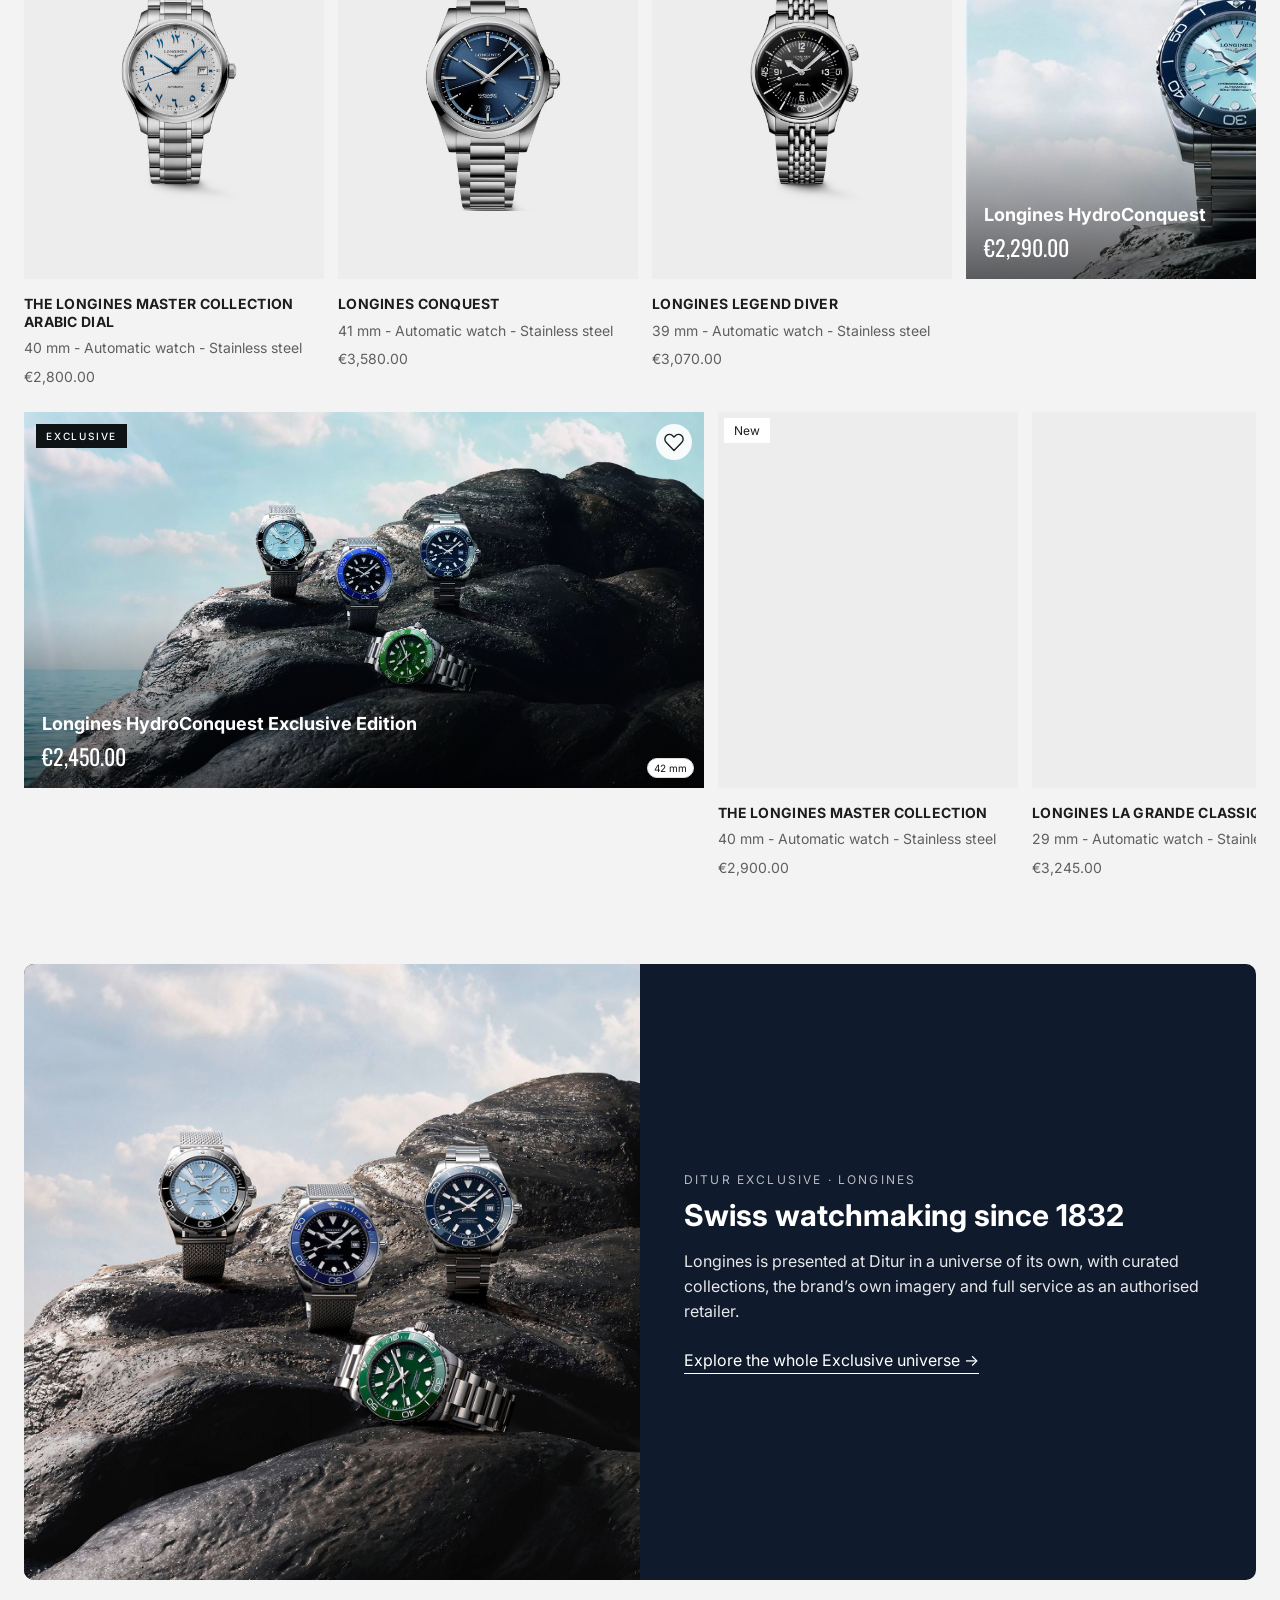
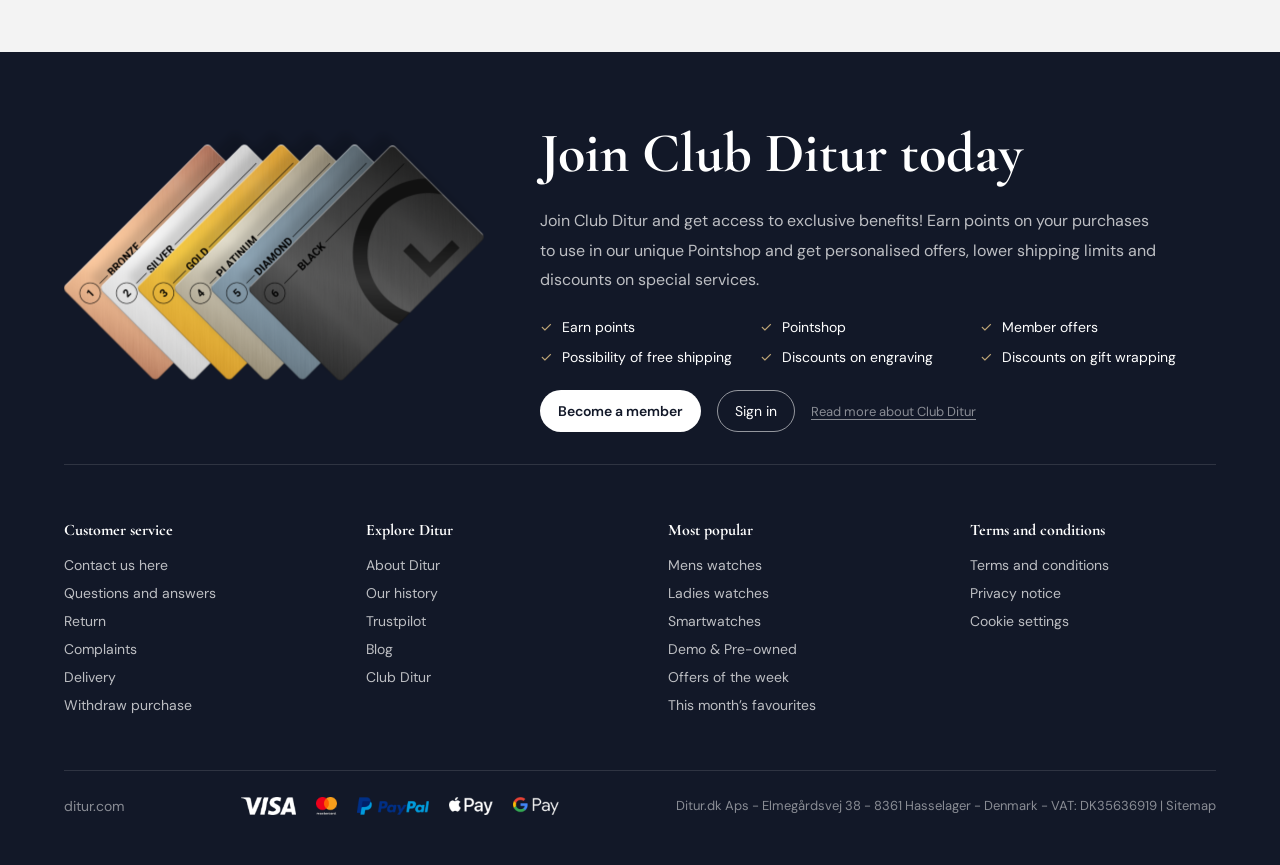
<file: pdp.html>
<!DOCTYPE html>
<html lang="en">
<head>
<meta charset="UTF-8">
<meta name="viewport" content="width=device-width, initial-scale=1">
<title>Longines - Ditur</title>
<link rel="preconnect" href="https://fonts.googleapis.com">
<link href="https://fonts.googleapis.com/css2?family=Inter:wght@400;500;600;700&family=DM+Sans:wght@400;600&family=Oswald:wght@500&family=Cormorant+Garamond:ital,wght@0,300;0,500;0,700;1,300;1,400&display=swap" rel="stylesheet">
<link rel="stylesheet" href="style.css">
<link rel="stylesheet" href="exclusive-v2.css">
<link rel="stylesheet" href="live.css">
</head>
<body>
  <div id="topbar"></div>
  <header id="header"></header>
  <nav class="crumbs" id="crumbs"></nav>

  <main class="pdp">
    <div class="pdp-left">
      <div class="gallery">
        <div class="thumbs" id="thumbs"></div>
        <div class="stage" id="stage">
          <img id="stage-img" alt="">
          <button type="button" class="nav prev" aria-label="Previous"></button>
          <button type="button" class="nav next" aria-label="Next"></button>
          <span class="pc-mm" id="stage-mm"></span>
        </div>
      </div>

      <div class="pdp-accs">
        <div class="acc open">
          <button type="button">Product description</button>
          <div class="body" id="desc"></div>
        </div>
        <div class="acc">
          <button type="button">Specifications</button>
          <div class="body"><table class="specs" id="specs"></table></div>
        </div>
        <div class="acc">
          <button type="button">Delivery &amp; returns</button>
          <div class="body"><p>Free delivery on this product. Order before 4 pm on weekdays and we ship the same day. You have a full 99-day return policy, and Longines watches are delivered in the original box with international warranty.</p></div>
        </div>
      </div>
    </div>

    <aside class="buy" id="buy"></aside>
  </main>

  <section class="bento wrap" aria-label="More from Longines">
    <div class="bento-head"><h3>More from Longines</h3><span>Swipe or use the arrows to explore</span></div>
    <div class="bento-row" id="bento-1"><div class="bento-track"></div><button type="button" class="bento-nav prev" aria-label="Previous">←</button><button type="button" class="bento-nav next" aria-label="Next">→</button></div>
    <div class="bento-row" id="bento-2"><div class="bento-track"></div><button type="button" class="bento-nav prev" aria-label="Previous">←</button><button type="button" class="bento-nav next" aria-label="Next">→</button></div>
  </section>

  <section class="wrap">
    <div class="brand-story reveal">
      <img src="img/banner1.jpg" alt="Longines HydroConquest">
      <div>
        <p class="k">Ditur Exclusive · Longines</p>
        <h3>Swiss watchmaking since 1832</h3>
        <p>Longines is presented at Ditur in a universe of its own, with curated collections, the brand’s own imagery and full service as an authorised retailer.</p>
        <a href="exclusive.html">Explore the whole Exclusive universe →</a>
      </div>
    </div>
  </section>

  <footer id="footer"></footer>

  <div class="proto-flag">PROTOTYPE · DITUR EXCLUSIVE</div>
  <script src="app.js"></script>
  <script src="store.js"></script>
  <script>
    const p = byId(new URLSearchParams(location.search).get('id')) || PRODUCTS[0];
    const silverBracelet = p.strap === 'Steel' && !p.gold;
    const gallery = [...(p.gallery || [p.img, p.hover, p.col === 'HydroConquest' ? 'img/banner1.jpg' : null].filter(Boolean)), ...(!silverBracelet ? [] : p.col === 'Legend Diver' ? ['img/ld-detail-1.jpg', 'img/ld-detail-2.jpg'] : ['img/bracelet-detail-1.jpg', 'img/bracelet-detail-2.jpg'])];
    const WARRANTY = [['No thanks', 0], ['1 year', 22], ['2 years', 39], ['3 years', 51], ['4 years', 57], ['5 years', 72]];
    const EXTRAS = [['Personal engraving', 13, 'img/p4.jpg']];
    const PI = d => '<svg viewBox="0 0 24 24" width="22" height="22" fill="none" stroke="currentColor" stroke-width="1.3" stroke-linejoin="round">' + d + '</svg>';
    const PACKAGE = [
      [PI('<path d="M3.5 8 12 4l8.5 4v8.5L12 20.5l-8.5-4z"/><path d="M3.5 8 12 12l8.5-4M12 12v8.5"/>'), 'Original box & papers', 'As from the manufacture in Saint-Imier'],
      [PI('<path d="M12 3l7.5 3v5.5c0 4.6-3.2 8.3-7.5 9.5-4.3-1.2-7.5-4.9-7.5-9.5V6z"/><path d="m8.8 12.2 2.2 2.2 4.4-4.6"/>'), 'International warranty', 'Registered by an authorised retailer'],
      [PI('<path d="M2.5 7h11v9h-11zM13.5 10h4l3 3v3h-7z"/><circle cx="6.5" cy="17.5" r="1.6"/><circle cx="17" cy="17.5" r="1.6"/>'), 'Free, insured delivery', '1-2 business days'],
      [PI('<path d="M19.5 12a7.5 7.5 0 1 1-2.2-5.3"/><path d="M19.8 4.5v4h-4"/>'), '99-day returns', 'Also on Exclusive watches'],
      [PI('<rect x="4" y="9" width="16" height="11" rx="1"/><path d="M3.5 9h17v3h-17zM12 9v11M12 9c-1.5-4-5-4-5-1.5S12 9 12 9zm0 0c1.5-4 5-4 5-1.5S12 9 12 9z"/>'), 'Gift wrapping', 'Free on Exclusive orders']
    ];
    let gi = 0, warranty = 0;

    document.title = `Longines ${p.name} ${p.ref} - Ditur`;
    document.getElementById('crumbs').innerHTML = `<a href="index.html">Home</a> / <a href="exclusive.html">Exclusive</a> / <a href="exclusive.html">Longines</a> / ${p.name}`;

    function show(i) {
      gi = (i + gallery.length) % gallery.length;
      const img = document.getElementById('stage-img'), src = gallery[gi];
      img.style.opacity = 0;
      setTimeout(() => { img.src = src; img.className = /p17|p11|g19|g6|col-|banner|bracelet-detail|ld-detail|story|hero/.test(src) ? '' : 'contain'; img.style.opacity = 1; }, 150);
      document.querySelectorAll('.thumbs button').forEach((b, j) => b.classList.toggle('on', j === gi));
    }
    document.getElementById('thumbs').innerHTML = gallery.map((g, i) => `<button type="button" data-i="${i}"><img src="${g}" alt=""></button>`).join('');
    document.querySelectorAll('.thumbs button').forEach(b => b.addEventListener('click', () => show(+b.dataset.i)));
    document.querySelector('.nav.prev').innerHTML = document.querySelector('.nav.next').innerHTML = ICONS.chev;
    document.querySelector('.nav.prev').addEventListener('click', () => show(gi - 1));
    document.querySelector('.nav.next').addEventListener('click', () => show(gi + 1));
    document.getElementById('stage-mm').textContent = p.mm + ' mm';
    show(0);

    const siblings = PRODUCTS.filter(x => x.col === p.col);
    const models = (siblings.length > 1 ? siblings : PRODUCTS.filter(x => x.gender === p.gender)).slice(0, 5);

    function total() {
      const extras = [...document.querySelectorAll('.extras input:checked')].map(i => EXTRAS[+i.value]);
      return { extras: extras.map(([label, price]) => ({ label, price })).concat(warranty ? [{ label: 'Extended warranty ' + WARRANTY[warranty][0], price: WARRANTY[warranty][1] }] : []),
        sum: p.price + extras.reduce((s, x) => s + x[1], 0) + WARRANTY[warranty][1] };
    }
    function refreshCta() {
      const t = total();
      document.getElementById('cta').textContent = t.sum === p.price ? 'Add to basket' : `Add to basket · €${kr(t.sum)}`;
    }

    document.getElementById('buy').innerHTML = `
      <div class="row1"><span class="ex-tag">Exclusive</span><span class="stars">${ICONS.star.repeat(5)}<span>27 reviews</span></span></div>
      <h1>Longines</h1>
      <p class="sub">${p.name} ${p.ref}</p>
      <p class="price">${kr(p.price)}<small>€</small></p>
      <p class="klarna">3 payments of €${kr2(p.price / 3)} at 0% interest with <b>Klarna.</b></p>
      <p class="stock"><span class="dot"></span><span><b>5+ in stock online</b> | Delivery 1-2 days. <b>Free delivery</b> on this product.</span></p>
      <p class="stock" style="color:#444">In stock in <u>3 stores</u></p>
      <div class="cta-row">
        <button type="button" class="btn-primary" id="cta">Add to basket</button>
        <button type="button" class="btn-wish${wishes().includes(p.id) ? ' on' : ''}" id="wish" aria-label="Save">${ICONS.heart}</button>
      </div>
      <a href="#" class="book-link" data-booking="${p.name} ${p.ref}">Book a private viewing in store →</a>
      <div class="usps">
        <span>${ICONS.refresh} 99-day returns</span><span>${ICONS.user} Authorised retailer</span>
        <span>${ICONS.tag} Price match</span><span>${ICONS.star} 4.6 on Trustpilot</span>
      </div>
      <h4>Model series</h4>
      <div class="models">${models.map(m => `<a href="pdp.html?id=${m.id}" class="${m.id === p.id ? 'on' : ''}" title="${m.name} ${m.ref}"><img src="${m.img}" alt=""></a>`).join('')}</div>
      <h4 style="display:flex;justify-content:space-between">Extended warranty <a href="#" style="font-weight:400;font-size:11px;text-decoration:underline" onclick="toast('Extended warranty covers beyond the Longines international warranty');return false">Read more</a></h4>
      <div class="warranty">${WARRANTY.map(([l, pr], i) => `<button type="button" data-i="${i}" class="${i ? '' : 'on'}"><b>${l}</b>${pr ? '€' + pr : ''}</button>`).join('')}</div>
      <div class="package2"><div class="pk-head"><p>Included with your Longines</p><span>Ditur Exclusive</span></div><div class="pk-grid">${PACKAGE.map(([ic, t, d]) => `<div class="pk-item"><i>${ic}</i><b>${t}</b><span>${d}</span></div>`).join('')}</div></div>
      <div class="extras">${EXTRAS.map(([l, pr, img], i) => `<label>${img ? `<img src="${img}" alt="">` : '<span class="noimg">◇</span>'}${l}<span class="p">+€${pr}</span><input type="checkbox" value="${i}"></label>`).join('')}</div>`;

    document.querySelectorAll('.warranty button').forEach(b => b.addEventListener('click', () => {
      warranty = +b.dataset.i;
      document.querySelectorAll('.warranty button').forEach(x => x.classList.toggle('on', x === b));
      refreshCta();
    }));
    document.querySelectorAll('.extras input').forEach(i => i.addEventListener('change', refreshCta));
    document.getElementById('cta').addEventListener('click', () => { const t = total(); addToCart({ id: p.id, extras: t.extras, total: t.sum }); });
    document.getElementById('wish').addEventListener('click', e => e.currentTarget.classList.toggle('on', toggleWish(p.id)));

    document.getElementById('desc').innerHTML = `
      <h5>Longines ${p.name}</h5>
      <p>${p.name} from Longines combines classic Swiss watchmaking with a timeless, modern expression. A ${p.mm} mm stainless steel case, automatic movement and a finish that suits everyday wear as well as special occasions.</p>
      <h5>Key features</h5>
      <ul><li><b>Case:</b> ${p.mm} mm stainless steel</li><li><b>Movement:</b> Automatic, Swiss made</li><li><b>Water resistance:</b> ${p.col === 'HydroConquest' || p.col === 'Legend Diver' ? '30 bar / 300 metres' : '3 bar / 30 metres'}</li><li><b>Strap:</b> ${p.strap === 'Leather' ? 'Leather strap with pin buckle' : 'Stainless steel bracelet'}</li><li><b>Crystal:</b> Sapphire with anti-reflective coating</li></ul>
      <h5>At Ditur Exclusive</h5>
      <p>As an authorised Longines retailer we deliver the watch in its original box with international warranty, and you get Ditur’s benefits: 99-day returns, price match and next-day delivery.</p>`;
    document.getElementById('specs').innerHTML = [['Brand', 'Longines'], ['Collection', p.col], ['Reference', p.ref], ['Diameter', p.mm + ' mm'], ['Gender', p.gender], ['Strap material', p.strap], ['Movement', 'Automatic'], ['Warranty', '2-year international warranty']]
      .map(([a, b]) => `<tr><td>${a}</td><td>${b}</td></tr>`).join('');
    document.querySelectorAll('.acc > button').forEach(b => b.addEventListener('click', () => b.parentElement.classList.toggle('open')));

    // Bento-grid: kun Longines, to rækker der kan scrolles vandret
    const bentoCard = productCard;
    const bentoWide = (id, img) => { const x = byId(id); return `<a class="bcard bcard--wide" href="pdp.html?id=${x.id}">
      <img src="${img}" alt="Longines ${x.name}" loading="lazy"><span class="pc-tag">Exclusive</span>
      <button type="button" class="pc-wish${wishes().includes(x.id) ? ' on' : ''}" data-id="${x.id}" aria-label="Save">${ICONS.heart}</button>
      <span class="bw-text"><b>Longines ${x.name}</b><em>${eur(x.price)}</em></span><span class="pc-mm">${x.mm} mm</span></a>`; };
    const pool = PRODUCTS.filter(x => x.id !== p.id && !x.cover).sort((a, b) => (b.col === p.col) - (a.col === p.col) || a.pop - b.pop);
    const r1 = pool.filter((_, i) => i % 2 === 0), r2 = pool.filter((_, i) => i % 2 === 1);
    const row1 = [...r1.slice(0, 3).map(bentoCard), bentoWide('hydroconquest-blue', 'img/col-hydroconquest.jpg'), ...r1.slice(3).map(bentoCard), bentoWide('legend-diver-l3764066', 'img/col-legend-diver.jpg')];
    const row2 = [bentoWide('hydroconquest-ice-ee', 'img/hero.jpg'), ...r2.slice(0, 3).map(bentoCard), bentoWide('dolcevita-steel', 'img/story-dolcevita.jpg'), ...r2.slice(3).map(bentoCard)];
    [['bento-1', row1], ['bento-2', row2]].forEach(([id, items]) => {
      const row = document.getElementById(id), track = row.querySelector('.bento-track');
      track.innerHTML = items.join('');
      const pre = new URLSearchParams(location.search).get(id === 'bento-1' ? 'b1' : 'b2');
      if (pre) addEventListener('load', () => { track.style.scrollSnapType = 'none'; track.scrollLeft = +pre; });
      bindWish(track);
      const step = () => track.clientWidth * .6;
      row.querySelector('.prev').addEventListener('click', () => track.scrollBy({ left: -step(), behavior: 'smooth' }));
      row.querySelector('.next').addEventListener('click', () => track.scrollBy({ left: step(), behavior: 'smooth' }));
      let down = false, sx = 0, sl = 0, moved = false;
      track.addEventListener('pointerdown', e => { if (e.pointerType !== 'mouse') return; down = true; moved = false; sx = e.clientX; sl = track.scrollLeft; });
      addEventListener('pointermove', e => { if (!down) return; const d = e.clientX - sx; if (Math.abs(d) > 4) { moved = true; track.classList.add('dragging'); } track.scrollLeft = sl - d; });
      addEventListener('pointerup', () => { down = false; setTimeout(() => track.classList.remove('dragging'), 0); });
      track.addEventListener('click', e => { if (moved) { e.preventDefault(); moved = false; } }, true);
      track.addEventListener('dragstart', e => e.preventDefault());
    });
    if (new URLSearchParams(location.search).get('booking')) addEventListener('load', () => { openBooking(p.name + ' ' + p.ref); const m = document.getElementById('booking'); m.style.transition = 'none'; document.body.insertAdjacentHTML('beforeend', '<div style="position:fixed;inset:0;background:rgba(14,19,22,.55);z-index:74"></div>'); m.querySelector('.modal-card').style.transition = 'none'; document.querySelector('.proto-flag')?.remove(); });
  </script>
</body>
</html>
</file>
<file: style.css>
:root {
  --ink: #1a1b1f;
  --muted: #6b6e76;
  --line: #e4e4e6;
  --bg: #f3f3f3;
  --header: #62666f;
  --topbar: #f2f2f2;
  --cta: #4338ca;
  --cta-hover: #3730a3;
  --green: #22c55e;
  --mist: #7c97a0;
  --wrap: 1380px;
}

* { box-sizing: border-box; }
html { scroll-behavior: smooth; }
body { margin: 0; font-family: "Inter", system-ui, sans-serif; color: var(--ink); background: #fff; -webkit-font-smoothing: antialiased; }
img { display: block; max-width: 100%; }
a { color: inherit; text-decoration: none; }
button { font: inherit; cursor: pointer; }
.wrap { max-width: var(--wrap); margin: 0 auto; padding: 0 24px; }
.price { font-family: "Oswald", "Inter", sans-serif; font-weight: 500; font-size: 22px; letter-spacing: -.01em; margin: 6px 0 0; }
.price small { font-family: "Inter"; font-size: 11px; font-weight: 500; margin-left: 2px; }

/* prototype-mærkat */
.proto-flag { position: fixed; left: 14px; bottom: 14px; z-index: 60; background: rgba(20,21,26,.82); color: #fff; font-size: 11px; letter-spacing: .06em; padding: 7px 11px; border-radius: 6px; backdrop-filter: blur(6px); }

/* --- topbar + header --- */
#topbar { background: var(--topbar); color: #555; font-size: 13px; }
.topbar-inner { max-width: var(--wrap); margin: 0 auto; padding: 9px 24px; display: flex; justify-content: space-between; }
.topbar-inner span { display: inline-flex; align-items: center; gap: 9px; }
#header { background: var(--header); position: sticky; top: 0; z-index: 40; }
.header-inner { max-width: var(--wrap); margin: 0 auto; padding: 15px 24px; display: flex; align-items: center; gap: 16px; }
.menu-btn { display: inline-flex; align-items: center; gap: 10px; background: #fff; color: #333; border: 0; border-radius: 5px; padding: 0 12px; height: 38px; font-size: 14px; }
.burger, .burger::before, .burger::after { display: block; width: 17px; height: 2px; background: #444; border-radius: 2px; position: relative; }
.burger::before, .burger::after { content: ""; position: absolute; left: 0; }
.burger::before { top: -6px; } .burger::after { top: 6px; }
.logo img { height: 31px; width: auto; }
.search { flex: 1; max-width: 888px; margin-left: 52px; position: relative; }
.search input { width: 100%; height: 45px; border: 0; border-radius: 4px; padding: 0 48px 0 12px; font: 14px Inter; color: #333; }
.search span { position: absolute; right: 12px; top: 12px; color: #222; }
.header-icons { display: flex; gap: 14px; margin-left: auto; color: #fff; }
.header-icons a { position: relative; display: inline-flex; padding: 4px; }
.badge { position: absolute; top: -3px; right: -5px; background: #fff; color: var(--ink); font-size: 10px; min-width: 17px; height: 17px; border-radius: 9px; display: grid; place-items: center; font-weight: 700; }
.badge:empty { display: none; }

/* --- homepage --- */
.home { background: var(--bg); padding-bottom: 0; }
.home-img { max-width: var(--wrap); margin: 0 auto; padding: 0 24px; }
.home-img img { width: 100%; height: auto; }
.home-full img { width: 100%; height: auto; }
.home-img.campaign { max-width: 1328px; }

.ex-banner { max-width: 1582px; margin: 60px auto; padding: 0 24px; }
.ex-banner a { position: relative; display: grid; place-items: center; height: 467px; border-radius: 12px; overflow: hidden; color: #fff; text-align: center; isolation: isolate; }
.ex-banner .bg { position: absolute; inset: 0; background: url(img/banner1.jpg) 50% 100% / cover; z-index: -2; transform: scale(1.02); transition: transform 1.6s cubic-bezier(.2,.7,.2,1); }
.ex-banner a::after { content: ""; position: absolute; inset: 0; background: radial-gradient(ellipse at center, rgba(8,9,12,.42), rgba(8,9,12,.78)); z-index: -1; }
.ex-banner a:hover .bg { transform: scale(1.08); }
.ex-banner .kick { font-size: 18px; margin: 0; letter-spacing: .02em; }
.ex-banner h2 { font-size: 64px; margin: 6px 0 18px; font-weight: 700; letter-spacing: -.01em; }
.ex-banner p.lead { max-width: 610px; margin: 0 auto 30px; font-size: 17px; line-height: 1.5; }
.btn-white { display: inline-flex; align-items: center; gap: 8px; background: #fff; color: var(--ink); height: 64px; padding: 0 76px; border-radius: 10px; font-size: 22px; transition: transform .25s, box-shadow .25s; }
.ex-banner a:hover .btn-white { transform: translateY(-2px); box-shadow: 0 10px 30px rgba(0,0,0,.35); }
.btn-white .arr { transition: transform .25s; }
.ex-banner a:hover .arr { transform: translateX(4px); }

/* --- exclusive hero --- */
.ex-hero { position: relative; padding-bottom: 56px; background: var(--mist); overflow: hidden; isolation: isolate; }
.ex-hero .bg { position: absolute; inset: 0 0 auto; height: 640px; background: url(img/hero.jpg) right top / max(100% - 320px, 1100px) auto no-repeat; z-index: -2; transform-origin: 50% 0; }
.ex-hero::before { content: ""; position: absolute; inset: 0 0 auto; height: 640px; z-index: -1;
  background: linear-gradient(90deg, var(--mist) 0%, var(--mist) calc(360px - 2vw), rgba(124,151,160,.0) calc(360px + 22vw)),
              linear-gradient(180deg, rgba(124,151,160,0) 42%, var(--mist) 79%); }
.ex-hero .wrap { padding-top: 110px; }
.hero-copy { margin-left: 26px; max-width: 580px; color: #fff; }
.hero-copy .kick { font-size: 18px; margin: 0; opacity: .9; letter-spacing: .03em; }
.hero-copy h1 { font-size: 72px; margin: 2px 0 18px; font-weight: 700; letter-spacing: -.015em; line-height: 1.1; }
.hero-copy p { font-size: 17px; line-height: 1.32; margin: 0; text-shadow: 0 1px 12px rgba(0,0,0,.18); }
.hero-copy > * { opacity: 0; transform: translateY(18px); animation: rise .9s cubic-bezier(.2,.7,.2,1) forwards; }
.hero-copy > :nth-child(2) { animation-delay: .12s; } .hero-copy > :nth-child(3) { animation-delay: .24s; }
@keyframes rise { to { opacity: 1; transform: none; } }

.collections { display: grid; grid-template-columns: repeat(3, 1fr); gap: 10px; margin-top: 110px; }
.col-tile { position: relative; aspect-ratio: 453/450; border-radius: 12px; overflow: hidden; border: 0; padding: 0; background: #ccd; text-align: left; box-shadow: 0 18px 40px rgba(30,45,52,.18); }
.col-tile img { width: 100%; height: 100%; object-fit: cover; transition: transform 1.1s cubic-bezier(.2,.7,.2,1), filter .4s; }
.col-tile::after { content: ""; position: absolute; inset: 0; background: linear-gradient(180deg, transparent 60%, rgba(0,0,0,.35)); }
.col-tile span { position: absolute; right: 15px; bottom: 12px; z-index: 1; color: #fff; font-weight: 700; font-size: 20px; letter-spacing: .02em; display: flex; align-items: center; gap: 8px; }
.col-tile span i { font-style: normal; opacity: 0; transform: translateX(-6px); transition: .3s; }
.col-tile:hover img { transform: scale(1.06); }
.col-tile:hover span i { opacity: 1; transform: none; }
.col-tile.active { outline: 3px solid #fff; outline-offset: -3px; }

.reveal { opacity: 0; transform: translateY(26px); transition: opacity .8s, transform .8s cubic-bezier(.2,.7,.2,1); }
.reveal.in { opacity: 1; transform: none; }
.collections .col-tile:nth-child(2) { transition-delay: .1s; } .collections .col-tile:nth-child(3) { transition-delay: .2s; }

/* --- PLP --- */
.plp { max-width: 1536px; margin: 0 auto; padding: 32px 24px 40px; display: grid; grid-template-columns: 275px 1fr; gap: 32px; }
.filters h2 { font-size: 24px; margin: 0 0 22px; }
.chosen { font-size: 12px; margin-bottom: 18px; }
.chosen b { display: block; font-size: 13px; margin-bottom: 4px; }
.chosen p { color: var(--muted); margin: 0; }
.chips { display: flex; flex-wrap: wrap; gap: 6px; margin-top: 8px; }
.chip { border: 1px solid var(--ink); background: #fff; border-radius: 20px; padding: 4px 10px; font-size: 12px; display: inline-flex; gap: 6px; align-items: center; }
.chip-clear { border: 0; background: none; text-decoration: underline; font-size: 12px; padding: 4px 0; }
.facet { border-top: 1px solid var(--line); }
.facet > button { width: 100%; display: flex; justify-content: space-between; align-items: center; background: none; border: 0; padding: 15px 0; font-size: 13px; font-weight: 600; }
.facet > button .ic { width: 20px; height: 20px; border: 1px solid #bbb; border-radius: 4px; display: grid; place-items: center; transition: transform .25s; }
.facet.open > button .ic { transform: rotate(180deg); }
.facet ul { list-style: none; margin: 0; padding: 0 0 12px; display: none; }
.facet.open ul { display: block; }
.facet li label { display: flex; align-items: center; gap: 10px; font-size: 13px; padding: 5px 0; cursor: pointer; }
.facet li input { accent-color: var(--ink); width: 16px; height: 16px; }
.facet li .n { margin-left: auto; color: var(--muted); font-size: 12px; }

.plp-bar { display: flex; justify-content: space-between; align-items: center; font-size: 13px; margin-bottom: 18px; }
.plp-bar select { border: 0; font: 600 13px Inter; background: none; cursor: pointer; }
.filter-btn { display: none; }
.grid { display: grid; grid-template-columns: repeat(3, 1fr); gap: 36px 24px; }
.pcard { display: block; min-width: 0; }
.plp > div { min-width: 0; }
.pcard-img { position: relative; aspect-ratio: 1; background: #fff; overflow: hidden; }
.pcard-img img { position: absolute; inset: 0; width: 100%; height: 100%; object-fit: contain; transition: opacity .45s, transform .8s cubic-bezier(.2,.7,.2,1); }
.pcard--cover .pcard-img img, .pc-hover { object-fit: cover !important; }
.pc-hover { opacity: 0; }
.pcard:hover .pc-hover { opacity: 1; }
.pcard:hover .pc-main { transform: scale(1.04); }
.pc-tag { position: absolute; top: 0; left: 0; z-index: 2; background: var(--ink); color: #fff; font-size: 11px; font-weight: 600; padding: 4px 9px; }
.pc-mm { position: absolute; right: 8px; bottom: 8px; z-index: 2; background: #fff; font-size: 10px; padding: 3px 6px; border-radius: 3px; }
.pc-wish { position: absolute; right: 8px; top: 8px; z-index: 2; border: 0; background: rgba(255,255,255,.9); border-radius: 50%; width: 36px; height: 36px; display: grid; place-items: center; color: var(--ink); opacity: 0; transition: .25s; }
.pcard:hover .pc-wish, .pc-wish.on { opacity: 1; }
.pc-wish.on svg { fill: #e11d48; stroke: #e11d48; }
.pc-brand { font-size: 13px; font-weight: 700; margin: 14px 0 2px; letter-spacing: .02em; }
.pc-name { font-size: 13px; color: var(--muted); margin: 0; white-space: nowrap; overflow: hidden; text-overflow: ellipsis; }
.story-tile { position: relative; grid-row: span 1; overflow: hidden; background: #111; color: #fff; display: flex; align-items: flex-end; aspect-ratio: auto; min-height: 100%; }
.story-tile img { position: absolute; inset: 0; width: 100%; height: 100%; object-fit: cover; animation: kenburns 14s ease-in-out infinite alternate; opacity: .85; }
@keyframes kenburns { from { transform: scale(1.02) translate(0,0); } to { transform: scale(1.16) translate(-3%, -2%); } }
.story-tile div { position: relative; padding: 22px; background: linear-gradient(transparent, rgba(0,0,0,.7)); width: 100%; }
.story-tile p { margin: 0; font-size: 12px; letter-spacing: .14em; text-transform: uppercase; opacity: .8; }
.story-tile h3 { margin: 6px 0 10px; font-size: 22px; }
.story-tile span { font-size: 14px; text-decoration: underline; text-underline-offset: 4px; }
.empty { grid-column: 1 / -1; text-align: center; padding: 80px 0; color: var(--muted); }
.pagination { display: flex; justify-content: center; gap: 8px; padding: 30px 0 70px; font-size: 14px; }
.pagination span { min-width: 36px; height: 36px; border: 1px solid var(--line); display: grid; place-items: center; border-radius: 4px; }
.pagination .on { background: var(--ink); color: #fff; border-color: var(--ink); }

/* --- PDP --- */
.crumbs { max-width: var(--wrap); margin: 0 auto; padding: 12px 24px; font-size: 12px; color: var(--muted); }
.crumbs a:hover { text-decoration: underline; }
.pdp { max-width: var(--wrap); margin: 0 auto; padding: 18px 24px 60px; display: grid; grid-template-columns: 1fr 532px; gap: 48px; align-items: start; }
.gallery { display: grid; grid-template-columns: 76px 1fr; gap: 8px; }
.thumbs { display: flex; flex-direction: column; gap: 8px; }
.thumbs button { border: 1px solid transparent; padding: 0; border-radius: 6px; overflow: hidden; background: #fff; aspect-ratio: 1; }
.thumbs button img { width: 100%; height: 100%; object-fit: cover; }
.thumbs button.on { border-color: var(--ink); }
.stage { position: relative; aspect-ratio: 1; background: #fff; overflow: hidden; }
.stage img { width: 100%; height: 100%; object-fit: cover; transition: opacity .35s; }
.stage img.contain { object-fit: contain; }
.stage .nav { position: absolute; top: 50%; transform: translateY(-50%); width: 32px; height: 32px; border: 0; border-radius: 4px; background: rgba(255,255,255,.7); display: grid; place-items: center; }
.stage .nav.prev { left: 10px; } .stage .nav.next { right: 10px; }
.stage .nav.prev svg { transform: rotate(90deg); } .stage .nav.next svg { transform: rotate(-90deg); }
.stage .pc-mm { right: 14px; bottom: 14px; font-size: 12px; }

.buy .row1 { display: flex; justify-content: space-between; align-items: center; }
.ex-tag { background: var(--ink); color: #fff; font-size: 11px; font-weight: 700; padding: 3px 8px; border-radius: 2px; letter-spacing: .02em; }
.stars { display: inline-flex; align-items: center; gap: 2px; font-size: 14px; }
.stars span { margin-left: 6px; color: #333; }
.buy h1 { font-size: 24px; margin: 14px 0 0; }
.buy .sub { margin: 2px 0 0; font-size: 14px; color: #444; }
.buy .price { font-size: 38px; margin-top: 16px; }
.buy .price small { font-size: 15px; }
.klarna { font-size: 12px; margin: 4px 0 18px; }
.stock { font-size: 12px; margin: 0 0 6px; display: flex; align-items: center; gap: 8px; }
.dot { width: 11px; height: 11px; border-radius: 50%; background: var(--green); box-shadow: 0 0 0 0 rgba(34,197,94,.5); animation: pulse 2s infinite; }
@keyframes pulse { 70% { box-shadow: 0 0 0 7px rgba(34,197,94,0); } 100% { box-shadow: 0 0 0 0 rgba(34,197,94,0); } }
.cta-row { display: flex; gap: 10px; margin-top: 16px; }
.btn-primary { flex: 1; height: 48px; border: 0; border-radius: 4px; background: var(--cta); color: #fff; font-size: 17px; font-weight: 600; transition: background .2s, transform .1s; width: 100%; }
.btn-primary:hover { background: var(--cta-hover); }
.btn-primary:active { transform: scale(.99); }
.btn-wish { width: 56px; height: 48px; border: 1px solid #ccc; border-radius: 4px; background: #fff; display: grid; place-items: center; }
.btn-wish.on svg { fill: #e11d48; stroke: #e11d48; }
.usps { display: grid; grid-template-columns: 1fr 1fr; gap: 12px; margin: 26px 0 30px; font-size: 14px; justify-items: center; }
.usps span { display: inline-flex; gap: 8px; align-items: center; }
.buy h4 { font-size: 14px; margin: 0 0 10px; }
.models { display: flex; gap: 12px; margin-bottom: 40px; }
.models a { width: 60px; height: 60px; border: 1px solid var(--line); border-radius: 4px; overflow: hidden; background: #fff; display: grid; place-items: center; transition: border-color .2s; }
.models a img { width: 100%; height: 100%; object-fit: contain; }
.models a.on, .models a:hover { border-color: var(--ink); }
.warranty { display: grid; grid-template-columns: repeat(6, 1fr); gap: 8px; margin: 0 0 16px; }
.warranty button { border: 1px solid var(--line); border-radius: 3px; background: #fff; padding: 8px 2px; font-size: 11px; line-height: 1.3; }
.warranty button b { display: block; font-size: 12px; }
.warranty button.on { border-color: var(--ink); box-shadow: inset 0 0 0 1px var(--ink); }
.extras { border: 1px solid var(--line); border-radius: 4px; }
.extras label { display: flex; align-items: center; gap: 14px; padding: 10px 14px; border-top: 1px solid var(--line); font-size: 13px; font-weight: 600; cursor: pointer; min-height: 56px; }
.extras label:first-child { border-top: 0; }
.extras label img, .extras .noimg { width: 34px; height: 34px; object-fit: contain; }
.extras .noimg { display: grid; place-items: center; font-size: 18px; color: var(--muted); }
.extras label .p { margin-left: auto; }
.extras input { width: 22px; height: 22px; accent-color: var(--ink); }
.acc { border-top: 1px solid var(--line); }
.acc > button { width: 100%; background: none; border: 0; display: flex; justify-content: space-between; padding: 22px 0; font-size: 16px; font-weight: 600; }
.acc > button::after { content: "+"; font-size: 22px; font-weight: 300; line-height: 1; }
.acc.open > button::after { content: "–"; }
.acc .body { display: none; padding: 0 8px 24px; font-size: 14px; line-height: 1.5; }
.acc.open .body { display: block; }
.acc .body h5 { font-size: 16px; margin: 14px 0 2px; }
.specs { width: 100%; border-collapse: collapse; }
.specs td { padding: 8px 0; border-bottom: 1px solid var(--line); }
.specs td:first-child { color: var(--muted); width: 40%; }
.brand-story { background: #0f1a2c; color: #fff; border-radius: 10px; overflow: hidden; display: grid; grid-template-columns: 1fr 1fr; margin: 0 0 60px; }
.brand-story img { width: 100%; height: 100%; object-fit: cover; min-height: 320px; }
.brand-story div { padding: 44px; align-self: center; }
.brand-story p.k { font-size: 12px; letter-spacing: .18em; text-transform: uppercase; opacity: .7; margin: 0; }
.brand-story h3 { font-size: 30px; margin: 8px 0 14px; }
.brand-story p { line-height: 1.55; opacity: .9; }
.brand-story a { display: inline-block; margin-top: 10px; border-bottom: 1px solid #fff; padding-bottom: 3px; }
.pdp-accs { margin-top: 48px; }
.related h3 { font-size: 22px; margin: 0 0 20px; }
.rail { display: grid; grid-auto-flow: column; grid-auto-columns: calc((100% - 72px) / 4); gap: 24px; overflow-x: auto; scroll-snap-type: x mandatory; padding-bottom: 12px; scrollbar-width: thin; }
.rail .pcard { scroll-snap-align: start; }
.trust { max-width: var(--wrap); margin: 50px auto 0; padding: 0 24px; }
.footer img { width: 100%; }

/* --- drawer + toast --- */
.drawer-bg { position: fixed; inset: 0; background: rgba(0,0,0,.4); opacity: 0; pointer-events: none; transition: opacity .3s; z-index: 70; }
.drawer { position: fixed; top: 0; right: 0; bottom: 0; width: min(420px, 100%); background: #fff; z-index: 71; transform: translateX(100%); transition: transform .35s cubic-bezier(.2,.7,.2,1); display: flex; flex-direction: column; }
.drawer-open .drawer-bg { opacity: 1; pointer-events: auto; }
.drawer-open .drawer { transform: none; }
.drawer header { display: flex; justify-content: space-between; align-items: center; padding: 18px 20px; border-bottom: 1px solid var(--line); }
.drawer h3 { margin: 0; font-size: 18px; }
.drawer-close { background: none; border: 0; }
.drawer-body { flex: 1; overflow: auto; padding: 8px 20px; }
.cart-item { display: grid; grid-template-columns: 80px 1fr 24px; gap: 14px; padding: 16px 0; border-bottom: 1px solid var(--line); font-size: 13px; }
.cart-item img { width: 80px; height: 80px; object-fit: contain; border: 1px solid var(--line); }
.cart-item p { margin: 0 0 3px; }
.ci-brand { font-weight: 700; display: flex; gap: 8px; align-items: center; }
.ci-name { color: var(--muted); }
.ci-extra { font-size: 12px; color: var(--muted); }
.ci-price { font-weight: 700; margin-top: 6px !important; }
.ci-remove { background: none; border: 0; padding: 0; color: var(--muted); }
.cart-empty { color: var(--muted); padding: 30px 0; }
.drawer footer { padding: 18px 20px 22px; border-top: 1px solid var(--line); }
.cart-sum { display: flex; justify-content: space-between; font-size: 16px; }
.cart-free { font-size: 12px; color: #16a34a; margin: 6px 0 14px; }
.toast { position: fixed; left: 50%; bottom: 26px; transform: translate(-50%, 30px); background: var(--ink); color: #fff; padding: 12px 18px; border-radius: 6px; font-size: 14px; opacity: 0; pointer-events: none; transition: .3s; z-index: 80; }
.toast.show { opacity: 1; transform: translate(-50%, 0); }

/* --- tablet / mobil --- */
@media (max-width: 1100px) {
  .topbar-inner span:nth-child(3) { display: none; }
  .search { margin-left: 16px; }
  .pdp { grid-template-columns: 1fr; }
  .pdp-left { display: contents; }
  .gallery { order: 1; } .buy { order: 2; } .pdp-accs { order: 3; margin-top: 0 !important; }
  .rail { grid-auto-columns: calc((100% - 24px) / 2.3); }
}
@media (max-width: 760px) {
  .topbar-inner { justify-content: center; font-size: 12px; padding: 8px 16px; }
  .topbar-inner span:not(:first-child) { display: none; }
  .header-inner { flex-wrap: wrap; padding: 10px 16px; gap: 10px; }
  .menu-btn { height: 34px; padding: 0 10px; font-size: 13px; }
  .logo img { height: 25px; }
  .search { order: 5; flex-basis: 100%; margin: 0; }
  .search input { height: 40px; }
  .search span { top: 9px; }
  .header-icons { gap: 8px; }
  .wrap, .home-img { padding: 0 16px; }

  .ex-banner { padding: 0 16px; margin: 36px auto; }
  .ex-banner a { height: 420px; padding: 0 22px; }
  .ex-banner h2 { font-size: 44px; }
  .ex-banner p.lead { font-size: 15px; }
  .btn-white { height: 52px; padding: 0 40px; font-size: 18px; }

  .ex-hero { min-height: 0; padding-bottom: 32px; }
  .ex-hero .bg, .ex-hero::before { height: 300px; }
  .ex-hero .bg { background: url(img/hero.jpg) 70% 18% / cover; }
  .ex-hero::before { background: linear-gradient(180deg, rgba(124,151,160,.55) 0%, rgba(124,151,160,0) 40%, var(--mist) 100%); }
  .ex-hero .wrap { padding-top: 22px; }
  .hero-copy { margin: 0; }
  .hero-copy .kick { font-size: 14px; }
  .hero-copy h1 { font-size: 36px; margin: 0 0 8px; }
  .hero-copy p { font-size: 13px; text-shadow: 0 1px 8px rgba(0,0,0,.35); }
  .collections { grid-template-columns: none; grid-auto-flow: column; grid-auto-columns: 42%; overflow-x: auto; scroll-snap-type: x mandatory; margin: 26px -16px 0; scrollbar-width: none; padding: 0 16px 10px; }
  .col-tile { scroll-snap-align: start; }
  .col-tile { aspect-ratio: 160/226; }
  .col-tile span { font-size: 13px; left: 12px; right: 8px; line-height: 1.2; }
  .col-tile span i { display: none; }

  .plp { grid-template-columns: 1fr; padding: 22px 16px; gap: 0; }
  .filters { position: fixed; inset: 0; z-index: 72; background: #fff; padding: 20px; overflow: auto; transform: translateX(-100%); transition: transform .35s; }
  .filters-open .filters { transform: none; }
  .filters .close-f { display: flex !important; }
  .filter-btn { display: inline-flex; align-items: center; gap: 6px; border: 1px solid var(--ink); background: #fff; border-radius: 4px; padding: 8px 14px; font-size: 13px; font-weight: 600; }
  .plp-bar { flex-wrap: wrap; gap: 10px; }
  .grid { grid-template-columns: 1fr 1fr; gap: 26px 12px; }
  .pc-wish { opacity: 1; width: 30px; height: 30px; }
  .pc-wish svg { width: 18px; height: 18px; }
  .price { font-size: 19px; }
  .story-tile { grid-column: 1 / -1; min-height: 340px; }

  .pdp { padding: 8px 16px 40px; gap: 26px; }
  .gallery { grid-template-columns: 1fr; }
  .thumbs { flex-direction: row; order: 2; overflow-x: auto; }
  .thumbs button { width: 64px; flex: none; }
  .warranty { grid-template-columns: repeat(3, 1fr); }
  .usps { justify-items: start; font-size: 13px; }
  .brand-story { grid-template-columns: 1fr; }
  .brand-story div { padding: 28px; }
  .rail { grid-auto-columns: 46%; gap: 12px; }
  .proto-flag { display: none; }
}
.close-f { display: none; justify-content: space-between; align-items: center; margin-bottom: 14px; }
.close-f button { background: none; border: 0; }
</file>
<file: exclusive-v2.css>
/* Exclusive v2 - idéer fra Figma ("Exclusive - nye idéer") */
:root { --ex-ink: #0e1316; --ex-navy: #16233f; --ex-gold: #c2a878; --ex-gold-dark: #99804f; --ex-paper: #f6f4ef; }
.eyebrow { display: flex; align-items: center; gap: 12px; margin: 0; font-size: 13px; font-weight: 500; letter-spacing: .24em; text-transform: uppercase; color: var(--ex-gold-dark); }
.eyebrow::before { content: ""; width: 36px; height: 1px; background: currentColor; }
.btn-light, .btn-ghost, .btn-ink { display: inline-flex; align-items: center; gap: 10px; padding: 15px 28px; border-radius: 2px; font-size: 15px; font-weight: 500; transition: background .25s, color .25s; }
.btn-light { background: #fff; color: var(--ink); }
.btn-ghost { border: 1px solid rgba(255,255,255,.6); color: #fff; }
.btn-ghost:hover { background: rgba(255,255,255,.12); }
.btn-ink { background: var(--ex-ink); color: #fff; border: 0; }
.btn-ink span { color: var(--ex-gold); }
.btn-light span, .btn-ink span { display: inline-block; transition: transform .25s; }
.btn-light:hover span, .btn-ink:hover span { transform: translateX(4px); }

/* hero */
.ex-hero { background: var(--ex-ink); }
.ex-hero::before { background: linear-gradient(90deg, var(--ex-ink) 0%, var(--ex-ink) calc(320px - 2vw), rgba(14,19,22,.15) calc(320px + 26vw), rgba(14,19,22,0) 100%),
  linear-gradient(180deg, rgba(14,19,22,0) 40%, var(--ex-ink) 82%); }
.ex-hero .wrap { position: relative; padding-top: 104px; }
.hero-copy { max-width: 600px; }
.hero-copy .eyebrow { color: var(--ex-gold); margin-bottom: 22px; }
.hero-copy h1 { font-size: 88px; margin: 0; letter-spacing: -.02em; line-height: 1; }
.hero-copy .serif-sub { font-family: "Cormorant Garamond", Georgia, serif; font-style: italic; font-weight: 300; font-size: 40px; margin: 4px 0 22px; opacity: .92; }
.hero-copy .lead { font-size: 17px; line-height: 1.55; opacity: .85; max-width: 560px; }
.hero-ctas { display: flex; flex-wrap: wrap; gap: 12px; margin-top: 30px; }
.hero-copy > :nth-child(4) { animation-delay: .36s; } .hero-copy > :nth-child(5) { animation-delay: .48s; }
.seal { position: absolute; right: 24px; top: 110px; width: 148px; height: 148px; border-radius: 50%; border: 1px solid var(--ex-gold); display: grid; place-content: center; text-align: center; gap: 2px; background: rgba(14,19,22,.35); backdrop-filter: blur(4px); color: #fff; opacity: 0; animation: rise 1s .5s cubic-bezier(.2,.7,.2,1) forwards; }
.seal span { font-size: 10px; font-weight: 500; letter-spacing: .2em; text-transform: uppercase; color: var(--ex-gold); }
.seal b { font-family: "Cormorant Garamond", Georgia, serif; font-style: italic; font-weight: 400; font-size: 27px; }
.collections { margin-top: 96px; }
.col-tile { border-radius: 2px; aspect-ratio: 453/400; box-shadow: none; }
.col-tile::after { background: linear-gradient(180deg, transparent 35%, rgba(14,19,22,.88)); }
.col-tile .ct { left: 28px; right: 28px; bottom: 26px; display: flex; flex-direction: column; align-items: flex-start; gap: 6px; font-size: inherit; font-weight: 400; }
.col-tile .ct em { font-family: "Cormorant Garamond", Georgia, serif; font-style: italic; font-size: 34px; line-height: 1; color: var(--ex-gold); }
.col-tile .ct strong { font-size: 18px; font-weight: 600; letter-spacing: .08em; text-transform: uppercase; }
.col-tile .ct small { font-size: 14px; opacity: .8; }
.col-tile .ct i { opacity: 1; transform: none; padding-top: 6px; font-size: 13px; font-weight: 500; letter-spacing: .12em; text-transform: uppercase; color: var(--ex-gold); transition: letter-spacing .3s; }
.col-tile:hover .ct i { letter-spacing: .2em; }
.col-tile.active { outline: 2px solid var(--ex-gold); outline-offset: -2px; }
.scroll-hint { color: #fff; opacity: .5; font-size: 12px; letter-spacing: .12em; text-transform: uppercase; margin: 30px 0 0; }

/* service-bånd */
.usp-band { background: var(--ex-ink); border-top: 1px solid rgba(194,168,120,.18); }
.usp-inner { max-width: var(--wrap); margin: 0 auto; padding: 40px 24px; display: grid; grid-template-columns: repeat(4, 1fr); }
.usp-inner > div { display: flex; gap: 16px; align-items: center; padding: 0 30px; color: var(--ex-gold); }
.usp-inner > div + div { border-left: 1px solid rgba(194,168,120,.35); }
.usp-inner > div:first-child { padding-left: 0; }
.usp-inner svg { flex: none; }
.usp-inner p { margin: 0; display: grid; gap: 3px; }
.usp-inner b { color: #fff; font-size: 15px; font-weight: 600; }
.usp-inner span { color: rgba(255,255,255,.6); font-size: 13px; }

/* produktkort */
.pcard { background: #fff; transition: box-shadow .35s; }
.pcard:hover { box-shadow: inset 0 -2px 0 var(--ex-gold), 0 18px 40px rgba(14,19,22,.10); }
.pc-tag { display: inline-flex; align-items: center; gap: 6px; background: var(--ex-ink); font-size: 10px; font-weight: 500; letter-spacing: .18em; text-transform: uppercase; padding: 6px 10px; }
.pc-tag i { width: 5px; height: 5px; border-radius: 50%; background: var(--ex-gold); }
.pc-specs { position: absolute; left: 0; right: 0; bottom: 0; z-index: 3; display: flex; justify-content: space-between; align-items: center; padding: 12px 16px; background: rgba(14,19,22,.88); color: rgba(255,255,255,.85); font-size: 11px; transform: translateY(100%); transition: transform .35s cubic-bezier(.2,.7,.2,1); }
.pc-specs b { color: var(--ex-gold); font-weight: 500; letter-spacing: .1em; text-transform: uppercase; }
.pcard:hover .pc-specs { transform: none; }
.pcard:hover .pc-mm { opacity: 0; }
.pc-info { padding: 18px 4px 12px; }
.pc-col { margin: 0 0 4px; font-size: 11px; font-weight: 500; letter-spacing: .18em; text-transform: uppercase; color: var(--ex-gold-dark); }
.pc-col em { font-style: normal; color: var(--ink); }
.pc-info .pc-name { font-family: "Cormorant Garamond", Georgia, serif; font-weight: 500; font-size: 24px; line-height: 1.15; color: var(--ink); white-space: normal; }
.pc-ref { margin: 2px 0 0; font-size: 12px; color: var(--muted); }
.pc-info .price { margin-top: 8px; }

/* heritage */
.heritage { background: var(--ex-paper); color: var(--ink); }
.heritage-inner { max-width: var(--wrap); margin: 0 auto; padding: 104px 24px 96px; }
.heritage-story { display: grid; grid-template-columns: minmax(0, .85fr) minmax(0, 1.15fr); gap: 88px; align-items: center; }
.heritage .eyebrow { color: #4b7190; }
.heritage .year { font-family: "Cormorant Garamond", Georgia, serif; font-weight: 300; font-size: 190px; line-height: .82; letter-spacing: -.04em; color: var(--ex-navy); margin: 28px 0 20px; }
.heritage .year::before { content: "SINCE"; display: block; margin: 0 0 12px 8px; font: 500 11px/1 "Inter", system-ui, sans-serif; letter-spacing: .24em; color: #4b7190; }
.her-lead { font-size: 18px; line-height: 1.65; max-width: 500px; margin: 0; color: #42484c; }
.heritage-image { min-width: 0; margin: 0; }
.heritage-image img { display: block; width: 100%; aspect-ratio: 1.16; object-fit: cover; border-radius: 10px; }
.heritage-image figcaption { padding-top: 12px; color: #687178; font-size: 12px; letter-spacing: .08em; text-transform: uppercase; }
.timeline { list-style: none; padding: 0; margin: 68px 0 0; display: grid; grid-template-columns: repeat(3, minmax(0, 1fr)); gap: 32px; }
.timeline li { font-size: 14px; line-height: 1.5; color: #42484c; }
.timeline em { display: block; font-family: "Cormorant Garamond", Georgia, serif; font-size: 30px; font-style: normal; line-height: 1; color: var(--ex-navy); margin-bottom: 8px; }

/* personlig fremvisning */
.viewing { background: var(--ex-paper); padding: 100px 24px; }
.viewing-card { max-width: var(--wrap); margin: 0 auto; background: #fff; display: grid; grid-template-columns: 620px 1fr; }
.viewing-card img { width: 100%; height: 100%; min-height: 520px; object-fit: cover; }
.viewing-card > div { padding: 64px 72px; align-self: center; }
.viewing h2 { font-family: "Cormorant Garamond", Georgia, serif; font-style: italic; font-weight: 300; font-size: 44px; line-height: 1.14; margin: 22px 0 18px; max-width: 560px; }
.viewing p { font-size: 16px; line-height: 1.55; color: var(--muted); max-width: 560px; }
.steps { list-style: none; padding: 0; margin: 24px 0 30px; display: flex; flex-wrap: wrap; gap: 28px; font-size: 14px; font-weight: 500; }
.steps li { display: flex; align-items: center; gap: 10px; }
.steps i { width: 30px; height: 30px; border-radius: 50%; border: 1px solid var(--ex-gold); display: grid; place-items: center; font-family: "Cormorant Garamond", Georgia, serif; font-size: 17px; color: var(--ex-gold-dark); }
.viewing-cta { display: flex; align-items: center; gap: 18px; }
.viewing-cta small { color: var(--muted); font-size: 13px; }

/* booking-dialog */
.modal { position: fixed; inset: 0; z-index: 75; background: rgba(14,19,22,.55); display: grid; place-items: center; padding: 16px; opacity: 0; pointer-events: none; transition: opacity .3s; }
.modal.open { opacity: 1; pointer-events: auto; }
.modal-card { position: relative; background: #fff; width: min(520px, 100%); max-height: 100%; overflow: auto; padding: 40px; border-top: 2px solid var(--ex-gold); transform: translateY(16px); transition: transform .35s cubic-bezier(.2,.7,.2,1); }
.modal.open .modal-card { transform: none; }
.modal-close { position: absolute; right: 14px; top: 14px; background: none; border: 0; }
.modal h3 { font-family: "Cormorant Garamond", Georgia, serif; font-style: italic; font-weight: 300; font-size: 36px; margin: 14px 0 4px; }
.bk-product { color: var(--muted); font-size: 14px; margin: 0 0 18px; }
.modal h4 { font-size: 13px; margin: 18px 0 10px; }
.bk-chips { display: flex; flex-wrap: wrap; gap: 8px; }
.bk-chips button { border: 1px solid var(--line); background: #fff; border-radius: 2px; padding: 9px 14px; font-size: 13px; text-transform: capitalize; }
.bk-chips button b { display: block; font-size: 11px; font-weight: 500; color: var(--muted); }
.bk-chips button.on { border-color: var(--ex-ink); box-shadow: inset 0 0 0 1px var(--ex-ink); }
.bk-fields { display: grid; grid-template-columns: 1fr 1fr; gap: 8px; margin-bottom: 22px; }
.bk-fields input { border: 1px solid var(--line); border-radius: 2px; padding: 12px; font: 14px Inter, sans-serif; min-width: 0; }
.modal .btn-ink { width: 100%; justify-content: center; }
.bk-note { font-size: 12px; color: var(--muted); text-align: center; margin: 12px 0 0; }

/* PDP: det følger med */
.package { border: 1px solid rgba(194,168,120,.5); background: var(--ex-paper); margin: 0 0 16px; }
.package header { display: flex; justify-content: space-between; align-items: center; background: var(--ex-ink); color: #fff; padding: 16px 22px; }
.package header span { font-family: "Cormorant Garamond", Georgia, serif; font-style: italic; font-size: 21px; }
.package header b { font-size: 10px; font-weight: 500; letter-spacing: .2em; text-transform: uppercase; color: var(--ex-gold); }
.package > div { display: flex; gap: 14px; align-items: center; padding: 14px 22px; border-top: 1px solid rgba(14,19,22,.08); }
.package > div:first-of-type { border-top: 0; }
.package svg { flex: none; }
.package p { margin: 0; display: grid; gap: 2px; }
.package p b { font-size: 14px; }
.package p span { font-size: 12px; color: var(--muted); }
.book-link { display: inline-block; margin-top: 14px; font-size: 14px; color: var(--ex-gold-dark); border-bottom: 1px solid currentColor; padding-bottom: 2px; }

/* forside-banner v2 */
.ex-banner2 { max-width: 1582px; margin: 60px auto; padding: 0 24px; }
.ex-banner2 a { display: grid; grid-template-columns: 640px 1fr; min-height: 520px; border-radius: 12px; overflow: hidden; background: var(--ex-ink); color: #fff; }
.eb-text { padding: 72px 64px 72px 80px; display: flex; flex-direction: column; align-items: flex-start; gap: 20px; justify-content: center; }
.eb-text .eyebrow { color: var(--ex-gold); }
.eb-text h2 { font-family: "Cormorant Garamond", Georgia, serif; font-style: italic; font-weight: 300; font-size: 96px; line-height: 1; margin: 0; }
.eb-text .lead { font-size: 17px; line-height: 1.55; opacity: .8; max-width: 460px; margin: 0; }
.eb-thumbs { display: flex; gap: 8px; }
.eb-thumbs img { width: 72px; height: 72px; object-fit: cover; border-radius: 2px; transition: transform .3s; }
.ex-banner2 a:hover .eb-thumbs img { transform: translateY(-3px); }
.ex-banner2 a:hover .eb-thumbs img:nth-child(2) { transition-delay: .05s; }
.ex-banner2 a:hover .eb-thumbs img:nth-child(3) { transition-delay: .1s; }
.eb-img { overflow: hidden; }
.eb-img img { width: 100%; height: 100%; object-fit: cover; object-position: 60% 50%; transition: transform 1.6s cubic-bezier(.2,.7,.2,1); }
.ex-banner2 a:hover .eb-img img { transform: scale(1.05); }
.ex-banner2 a:hover .btn-light span { transform: translateX(4px); }

@media (max-width: 1100px) {
  .usp-inner { grid-template-columns: 1fr 1fr; gap: 24px 0; }
  .usp-inner > div:nth-child(3) { border-left: 0; padding-left: 0; }
  .heritage-story, .viewing-card, .ex-banner2 a { grid-template-columns: 1fr; }
  .heritage-story { gap: 36px; }
  .heritage-image img { aspect-ratio: 1.5; }
  .seal { display: none; }
}
@media (max-width: 760px) {
  .ex-hero::before { background: linear-gradient(180deg, rgba(14,19,22,.5) 0%, rgba(14,19,22,.1) 40%, var(--ex-ink) 100%); }
  .hero-copy .eyebrow { font-size: 11px; margin-bottom: 12px; }
  .hero-copy h1 { font-size: 44px; }
  .hero-copy .serif-sub { font-size: 26px; margin-bottom: 12px; }
  .hero-copy .lead { font-size: 14px; }
  .hero-ctas { margin-top: 18px; }
  .btn-light, .btn-ghost, .btn-ink { padding: 13px 20px; font-size: 14px; }
  .collections { margin-top: 36px; }
  .col-tile .ct { left: 14px; right: 10px; bottom: 14px; gap: 3px; }
  .col-tile .ct em { font-size: 24px; }
  .col-tile .ct strong { font-size: 13px; }
  .col-tile .ct small, .col-tile .ct i { display: none; }
  .scroll-hint { display: none; }
  .usp-inner { grid-template-columns: 1fr; padding: 28px 16px; gap: 18px; }
  .usp-inner > div { padding: 0 !important; border-left: 0 !important; }
  .pc-info .pc-name { font-size: 19px; }
  .pc-tag { font-size: 9px; padding: 5px 7px; }
  .pc-specs { display: none; }
  .heritage-inner { padding: 64px 16px; }
  .heritage-story { gap: 28px; }
  .heritage .year { font-size: 120px; }
  .timeline { grid-template-columns: 1fr; gap: 0; margin-top: 40px; }
  .timeline li { display: grid; grid-template-columns: 72px 1fr; align-items: baseline; gap: 12px; }
  .timeline em { margin: 0; }
  .viewing { padding: 48px 16px; }
  .viewing-card img { min-height: 280px; }
  .viewing-card > div { padding: 32px 22px; }
  .viewing h2 { font-size: 32px; }
  .viewing-cta { flex-wrap: wrap; }
  .modal-card { padding: 30px 22px; }
  .ex-banner2 { padding: 0 16px; margin: 36px auto; }
  .eb-text { padding: 40px 26px; }
  .eb-text h2 { font-size: 64px; }
  .eb-img { height: 260px; order: -1; }
}

/* menu */
.menu-bg { position: fixed; inset: 0; z-index: 72; background: rgba(0,0,0,.45); opacity: 0; pointer-events: none; transition: opacity .3s; }
.menu-drawer { position: fixed; top: 0; left: 0; bottom: 0; z-index: 73; width: min(444px, 100%); background: #f2f2f2; overflow-y: auto; padding: 18px 30px 30px; transform: translateX(-100%); transition: transform .35s cubic-bezier(.2,.7,.2,1); }
.menu-open .menu-bg { opacity: 1; pointer-events: auto; }
.menu-open .menu-drawer { transform: none; }
.mn-top { display: flex; align-items: center; gap: 12px; margin-bottom: 18px; }
.mn-logo img { height: 26px; filter: invert(1) brightness(.25); }
.mn-sign { margin-left: auto; border: 1px solid #d4d4d4; background: #fff; border-radius: 8px; padding: 7px 24px; font-size: 15px; }
.mn-close { width: 40px; height: 40px; border-radius: 50%; border: 1px solid #d4d4d4; background: #fff; display: grid; place-items: center; }
.mn-group { background: #fff; border: 1px solid #e2e2e2; border-radius: 8px; padding: 0 14px; margin-bottom: 16px; }
.mn-row { display: flex; align-items: center; gap: 14px; padding: 12px 2px; font-size: 16px; color: #222; border-top: 1px solid #e6e6e6; }
.mn-group .mn-row:first-child { border-top: 0; }
.mn-row span { flex: 1; }
.mn-row:hover { color: #000; }
.mn-row:hover > svg:last-child { transform: translateX(3px); }
.mn-row > svg:last-child { transition: transform .2s; }
.mn-exclusive { margin: 6px -14px 0; padding: 14px 16px; border-top: 0; background: var(--ex-ink); color: #fff !important; border-radius: 0 0 7px 7px; }
.mn-exclusive > svg:first-child { color: var(--ex-gold); }
.mn-exclusive span { font-weight: 600; letter-spacing: .2em; font-size: 14px; }
.mn-exclusive em { font-style: normal; font-size: 10px; font-weight: 600; letter-spacing: .12em; text-transform: uppercase; color: var(--ex-ink); background: var(--ex-gold); padding: 3px 7px; border-radius: 2px; }
.mn-plain { display: grid; gap: 4px; padding: 4px 16px; }
.mn-plain a { display: flex; gap: 14px; align-items: center; padding: 8px 0; font-size: 16px; }

/* populært lige nu (almindeligt sortiment) */
.popular { margin: 40px auto 0; }
.pop-head { display: flex; justify-content: space-between; align-items: center; margin-bottom: 14px; }
.pop-head h2 { font-size: 22px; margin: 0; color: #444; }
.pop-nav { width: 30px; height: 30px; border-radius: 50%; border: 0; background: #fff; color: #888; margin-left: 8px; box-shadow: 0 1px 3px rgba(0,0,0,.08); }
.pop-rail { display: grid; grid-auto-flow: column; grid-auto-columns: calc((100% - 48px) / 4.6); gap: 12px; overflow-x: auto; scroll-snap-type: x mandatory; padding: 2px 2px 18px; scrollbar-width: thin; }
.scard { scroll-snap-align: start; background: #fff; border-radius: 6px; box-shadow: 0 1px 4px rgba(0,0,0,.08); overflow: hidden; transition: box-shadow .25s; }
.scard:hover { box-shadow: 0 6px 18px rgba(0,0,0,.12); }
.scard-img { position: relative; aspect-ratio: 1; background: #fafafa; }
.scard-img img { width: 100%; height: 100%; object-fit: contain; mix-blend-mode: multiply; }
.sc-rate { position: absolute; right: 10px; top: 8px; z-index: 1; font-size: 11px; display: flex; gap: 3px; align-items: center; color: #333; }
.sc-rate svg { width: 12px; height: 12px; }
.sc-body { padding: 12px 10px 14px; }
.sc-brand { display: flex; justify-content: space-between; align-items: center; margin: 0; font-size: 15px; font-weight: 600; color: #333; }
.sc-brand svg { width: 20px; height: 20px; color: #666; }
.sc-name { margin: 2px 0 0; font-size: 13px; color: #8a8a8a; white-space: nowrap; overflow: hidden; text-overflow: ellipsis; }
.scard .price { color: #e0526b; font-size: 22px; }
@media (max-width: 760px) {
  .pop-rail { grid-auto-columns: 46%; }
  .popular { padding: 0 16px; }
  .menu-drawer { padding: 14px 16px 24px; }
}
</file>
<file: live.css>
/* Matcher ditur.com (live) - header, forside-sektioner, footer */
:root { --header: #121828; --bg: #f3f3f3; }
body { background: var(--bg); }
.pdp, .crumbs { background: transparent; }

/* topbar + header */
#topbar { background: #f3f3f3; color: #333; font-size: 14px; }
.topbar-inner { max-width: 1352px; padding: 8px 24px; justify-content: space-around; }
.topbar-inner b { font-weight: 600; }
#header { background: var(--header); }
.header-inner { max-width: 1352px; padding: 16px 24px; }
.menu-btn { height: 42px; border-radius: 6px; font-size: 16px; padding: 0 10px; gap: 8px; }
.burger, .burger::before, .burger::after { width: 20px; height: 2px; background: #222; }
.burger::before { top: -6px; } .burger::after { top: 6px; }
.logo img { height: 34px; }
.search { max-width: 760px; margin-left: 100px; }
.search input { height: 42px; border-radius: 4px; font-size: 16px; }
.search span { top: 10px; }
.header-icons { gap: 24px; }

/* kategorier */
.cats { position: relative; display: flex; align-items: center; padding-top: 32px; max-width: 1352px; }
.cats-rail { display: flex; gap: 32px; overflow-x: auto; scroll-behavior: smooth; scrollbar-width: none; padding: 0 10px; }
.cats-rail::-webkit-scrollbar { display: none; }
.cats-rail a { flex: none; width: 94px; text-align: center; font-size: 16px; line-height: 1.5; color: #222; }
.cats-rail img { width: 94px; height: 94px; border-radius: 50%; object-fit: cover; margin: 0 auto 12px; border: 1px solid #e3e3e3; background: #f6efe6; transition: transform .25s; }
.cats-rail a:hover img { transform: translateY(-3px); }
.cats-next { flex: none; border: 0; background: none; color: #333; margin-left: 6px; }

/* hero */
.hero-live { max-width: 1428px; margin-top: 24px; }
.hero-live-inner { position: relative; display: block; border-radius: 12px; overflow: hidden; }
.hero-live-inner > img { width: 100%; height: 420px; object-fit: cover; object-position: 70% 50%; }
.hero-box { position: absolute; left: 48px; top: 50%; transform: translateY(-50%); width: 526px; height: 222px; display: flex; flex-direction: column; align-items: center; justify-content: center; gap: 10px; color: #fff; text-align: center; border: 1px solid rgba(110,160,255,.55); border-radius: 8px; background: linear-gradient(135deg, rgba(20,40,110,.85), rgba(12,30,80,.75)); }
.hero-box img { height: 50px; }
.hero-box p { margin: 0; font-size: 19px; font-weight: 600; }
.hero-box span { background: #fff; color: #111; font-size: 14px; font-weight: 600; padding: 5px 24px; border-radius: 3px; }

/* kampagner */
.campaigns { max-width: 1296px; display: grid; grid-template-columns: repeat(4, 1fr); gap: 16px; margin-top: 16px; }
.campaigns a { display: block; color: #222; }
.campaigns img { width: 100%; aspect-ratio: 3/2; object-fit: cover; border-radius: 10px; margin-bottom: 8px; transition: filter .25s; }
.campaigns a:hover img { filter: brightness(1.06); }
.campaigns b { display: block; font-size: 20px; font-weight: 700; }
.campaigns span { font-size: 16px; line-height: 1.5; }

/* produktkort (live) */
.popular { max-width: 1296px; margin-top: 56px; }
.pop-head h2 { font-size: 24px; font-weight: 600; color: #111; }
.pop-nav { width: 36px; height: 36px; color: #222; font-size: 16px; }
.pop-rail { grid-auto-columns: calc((100% - 54px) / 4.25); gap: 18px; }
.scard { border-radius: 10px; box-shadow: 0 2px 6px rgba(0,0,0,.08); }
.scard-img { background: #fff; }
.sc-rate { font-size: 13px; right: 12px; top: 10px; }
.scard .pc-mm { border-radius: 12px; border: 1px solid #ddd; font-size: 12px; padding: 3px 7px; right: 10px; bottom: 10px; }
.sc-body { padding: 10px 10px 16px; }
.sc-brand { font-size: 18px; font-weight: 700; color: #111; }
.sc-name { font-size: 16px; color: #777; }
.scard .price { color: #111; font-size: 26px; margin-top: 10px; }
.scard .price small { font-size: 12px; }

/* sektionstitler + brands */
.sec-title { font-size: 24px; font-weight: 500; color: #333; margin: 0 0 14px; }
.brands { max-width: 1296px; margin-top: 56px; }
.brands-rail { display: grid; grid-auto-flow: column; grid-auto-columns: calc((100% - 48px) / 4); gap: 16px; overflow-x: auto; scroll-snap-type: x mandatory; padding-bottom: 12px; scrollbar-width: thin; }
.brands-rail a { scroll-snap-align: start; border-radius: 8px; overflow: hidden; }
.brands-rail img { width: 100%; aspect-ratio: 750/450; object-fit: cover; transition: transform .4s; }
.brands-rail a:hover img { transform: scale(1.04); }

/* exclusive-banner på forsiden: samme bredde som hero */
.home .ex-banner2 { max-width: 1428px; margin: 56px auto; }

/* safe shopping */
.safe { background: #e4e5e7; text-align: center; padding: 56px 24px 64px; margin-top: 56px; }
.safe-badge { width: 96px; height: 96px; margin: 0 auto 10px; filter: brightness(0) invert(1) drop-shadow(0 0 0 #9aa); opacity: .9; }
.safe h2 { font-size: 26px; font-weight: 600; color: #333; margin: 0 0 14px; }
.safe-stars { height: 22px; width: auto; margin: 0 auto 10px; }
.safe p { margin: 0 0 18px; font-size: 15px; color: #333; }
.safe ul { list-style: none; padding: 0; margin: 0; display: flex; justify-content: center; flex-wrap: wrap; gap: 32px; font-size: 14px; color: #444; }

/* bred banner (smartwatches) */
.wide-banner { max-width: 1296px; margin-top: 56px; }
.wb-inner { position: relative; display: block; border-radius: 12px; overflow: hidden; border: 1px solid #ddd; }
.wb-inner img { width: 100%; height: 304px; object-fit: cover; }
.wb-inner > div { position: absolute; left: 0; top: 0; bottom: 0; width: 34%; padding: 70px 24px; background: linear-gradient(90deg, rgba(0,0,0,.35), rgba(0,0,0,.2)); color: #fff; }
.wb-inner h3 { margin: 0 0 14px; font-size: 38px; }
.wb-inner p { margin: 0 0 18px; font-size: 16px; line-height: 1.5; max-width: 300px; }
.wb-inner span { display: inline-block; background: #fff; color: #111; padding: 4px 24px; border-radius: 3px; font-size: 14px; }

/* storage + smykker */
.storage, .jewel { max-width: 1296px; margin-top: 56px; }
.storage-grid { display: grid; grid-template-columns: 2fr 1fr; grid-template-rows: 1fr 1fr; gap: 12px; height: 520px; }
.storage-grid a:first-child { grid-row: span 2; }
.storage-grid a, .jewel a { position: relative; border-radius: 8px; overflow: hidden; color: #fff; }
.storage-grid img, .jewel img { width: 100%; height: 100%; object-fit: cover; transition: transform .5s; }
.storage-grid a:hover img, .jewel a:hover img { transform: scale(1.04); }
.storage-grid span, .jewel span { position: absolute; left: 24px; bottom: 20px; font-size: 14px; text-shadow: 0 1px 8px rgba(0,0,0,.35); }
.storage-grid b, .jewel b { display: block; font-size: 28px; font-weight: 600; margin-bottom: 2px; }
.jewel-wide { display: grid; grid-template-columns: 1fr 1fr; gap: 12px; height: 260px; }
.jewel-sq { display: grid; grid-template-columns: repeat(4, 1fr); gap: 12px; margin-top: 12px; height: 300px; }
.jewel-sq b { font-size: 22px; }

/* footer */
.site-footer { background: var(--header); color: #fff; margin-top: 72px; padding: 56px 0 28px; }
.club { display: grid; grid-template-columns: 420px 1fr; gap: 48px; align-items: center; max-width: 1296px; padding-bottom: 44px; border-bottom: 1px solid rgba(255,255,255,.12); }
.club img { width: 100%; }
.club h3 { font-size: 26px; margin: 0 0 12px; }
.club p { color: rgba(255,255,255,.8); line-height: 1.55; margin: 0 0 16px; max-width: 640px; }
.club ul { list-style: none; padding: 0; margin: 0 0 22px; display: grid; grid-template-columns: repeat(3, auto); justify-content: start; gap: 8px 32px; font-size: 14px; }
.club li::before { content: "✓"; color: #6ee7b7; margin-right: 8px; }
.club-cta { display: flex; align-items: center; gap: 14px; flex-wrap: wrap; }
.club-join { background: #4f46e5; color: #fff; padding: 11px 22px; border-radius: 4px; font-weight: 600; font-size: 14px; }
.club-sign { border: 1px solid rgba(255,255,255,.5); padding: 10px 22px; border-radius: 4px; font-size: 14px; }
.club-more { font-size: 13px; text-decoration: underline; color: rgba(255,255,255,.75); }
.foot-cols { max-width: 1296px; display: grid; grid-template-columns: repeat(4, 1fr); gap: 32px; padding: 40px 24px; }
.foot-cols h4 { font-size: 16px; margin: 0 0 14px; }
.foot-cols a { display: block; font-size: 14px; color: rgba(255,255,255,.75); padding: 4px 0; }
.foot-cols a:hover { color: #fff; }
.foot-bottom { max-width: 1296px; display: flex; justify-content: space-between; align-items: center; gap: 20px; flex-wrap: wrap; font-size: 12px; color: rgba(255,255,255,.6); border-top: 1px solid rgba(255,255,255,.12); padding-top: 22px; }
.pay { display: flex; gap: 8px; }
.pay img { height: 22px; width: auto; background: #fff; border-radius: 3px; padding: 2px 4px; }

@media (max-width: 1100px) {
  .search { margin-left: 16px; }
  .campaigns { grid-template-columns: 1fr 1fr; }
  .club { grid-template-columns: 1fr; }
  .foot-cols { grid-template-columns: 1fr 1fr; }
}
@media (max-width: 760px) {
  .topbar-inner { justify-content: center; }
  .cats-rail { gap: 14px; } .cats-rail a { width: 74px; font-size: 13px; } .cats-rail img { width: 74px; height: 74px; }
  .cats-next { display: none; }
  .hero-live-inner > img { height: 300px; object-position: 75% 50%; }
  .hero-box { left: 16px; right: 16px; width: auto; height: auto; padding: 18px; top: auto; bottom: 16px; transform: none; }
  .hero-box img { height: 34px; } .hero-box p { font-size: 15px; }
  .campaigns { padding: 0 16px; gap: 12px; } .campaigns b { font-size: 16px; } .campaigns span { font-size: 13px; }
  .pop-rail { grid-auto-columns: 62%; }
  .brands-rail { grid-auto-columns: 80%; }
  .wb-inner img { height: 220px; } .wb-inner > div { width: 70%; padding: 30px 18px; } .wb-inner h3 { font-size: 26px; }
  .storage-grid { grid-template-columns: 1fr 1fr; height: 360px; }
  .jewel-wide { grid-template-columns: 1fr; height: 300px; } .jewel-sq { grid-template-columns: 1fr 1fr; height: 400px; }
  .storage-grid b, .jewel b { font-size: 20px; }
  .club ul { grid-template-columns: 1fr 1fr; }
  .foot-cols { padding: 32px 16px; }
}

/* PDP: bento-grid (kun Longines) */
.bento { margin: 10px auto 60px; }
.bento-head { display: flex; justify-content: space-between; align-items: baseline; margin-bottom: 16px; }
.bento-head h3 { font-size: 24px; margin: 0; }
.bento-head span { font-size: 13px; color: var(--muted); }
.bento-row { position: relative; margin-bottom: 14px; }
.bento-track { display: flex; gap: 14px; overflow-x: auto; scroll-snap-type: x proximity; scrollbar-width: none; cursor: grab; padding: 2px 2px 6px; user-select: none; }
.bento-track::-webkit-scrollbar { display: none; }
.bento-track.dragging { cursor: grabbing; scroll-snap-type: none; }
.bento-track.dragging a { pointer-events: none; }
.bcard { flex: 0 0 262px; height: 410px; background: #fff; border-radius: 10px; box-shadow: 0 2px 6px rgba(0,0,0,.07); overflow: hidden; scroll-snap-align: start; position: relative; display: flex; flex-direction: column; transition: box-shadow .25s; }
.bcard:hover { box-shadow: 0 10px 26px rgba(0,0,0,.12); }
.bcard-img { position: relative; height: 270px; background: #fff; }
.bcard-img img { width: 100%; height: 100%; object-fit: contain; padding: 14px; transition: transform .5s; }
.bcard:hover .bcard-img img { transform: scale(1.05); }
.bc-rate { position: absolute; right: 12px; top: 10px; font-size: 12px; display: flex; gap: 3px; align-items: center; z-index: 1; }
.bc-rate svg { width: 12px; height: 12px; }
.bcard .pc-mm { border: 1px solid #ddd; border-radius: 12px; right: 10px; bottom: 10px; }
.bc-brand { display: flex; justify-content: space-between; align-items: center; margin: 8px 12px 0; font-size: 17px; font-weight: 700; }
.bc-brand .pc-wish { position: static; opacity: 1; width: 26px; height: 26px; background: none; }
.bc-brand .pc-wish svg { width: 20px; height: 20px; }
.bc-name { margin: 2px 12px 0; font-size: 14px; color: #777; white-space: nowrap; overflow: hidden; text-overflow: ellipsis; }
.bcard .price { margin: 8px 12px 0; font-size: 24px; }
.bcard--wide { flex-basis: 538px; color: #fff; }
#bento-2 .bcard--wide:first-child { flex-basis: 680px; }
.bcard--wide > img { position: absolute; inset: 0; width: 100%; height: 100%; object-fit: cover; transition: transform 1.2s cubic-bezier(.2,.7,.2,1); }
.bcard--wide:hover > img { transform: scale(1.05); }
.bcard--wide::after { content: ''; position: absolute; inset: 0; background: linear-gradient(180deg, transparent 55%, rgba(0,0,0,.6)); }
.bcard--wide .pc-tag { position: absolute; left: 12px; top: 12px; z-index: 2; }
.bcard--wide > .pc-wish { position: absolute; right: 12px; top: 12px; opacity: 1; z-index: 2; }
.bw-text { position: absolute; left: 18px; bottom: 16px; z-index: 2; display: grid; gap: 2px; }
.bw-text b { font-size: 18px; }
.bw-text small { font-size: 13px; opacity: .85; }
.bw-text em { font-style: normal; font-family: Oswald, Inter, sans-serif; font-size: 22px; margin-top: 4px; }
.bcard--wide .pc-mm { z-index: 2; color: #111; }
.bento-nav { position: absolute; top: 50%; transform: translateY(-50%); z-index: 3; width: 40px; height: 40px; border-radius: 50%; border: 0; background: #fff; box-shadow: 0 2px 10px rgba(0,0,0,.15); font-size: 16px; opacity: 0; transition: opacity .2s; }
.bento-row:hover .bento-nav { opacity: 1; }
.bento-nav.prev { left: -14px; } .bento-nav.next { right: -14px; }
@media (max-width: 760px) {
  .bcard { flex-basis: 200px; height: 340px; } .bcard-img { height: 210px; }
  .bcard--wide, #bento-2 .bcard--wide:first-child { flex-basis: 300px; }
  .bento-nav { display: none; }
  .bento-head span { display: none; }
}

/* Produktkort i Longines-stil (Exclusive PLP + PDP-bento) */
.lcard { display: flex; flex-direction: column; min-width: 0; color: #1d1d1b; }
.lc-img { position: relative; aspect-ratio: 318/398; background: #ededed; overflow: hidden; }
.lc-main { position: absolute; inset: 0; width: 100%; height: 100%; object-fit: contain; padding: 9% 10%; mix-blend-mode: multiply; transition: transform .6s cubic-bezier(.2,.7,.2,1), opacity .3s; }
.lc-main.cover { object-fit: cover; padding: 0; mix-blend-mode: normal; }
.lcard:hover .lc-main:not(.cover) { transform: scale(1.04); }
.lc-new { position: absolute; left: 6px; top: 6px; z-index: 2; background: #fff; font-size: 12px; padding: 5px 10px; }
.lc-next { position: absolute; right: 8px; top: 50%; transform: translateY(-50%); z-index: 2; width: 36px; height: 36px; border: 0; background: none; color: #1d1d1b; display: grid; place-items: center; opacity: 0; transition: opacity .25s; }
.lcard:hover .lc-next { opacity: 1; }
.lcard .pc-wish { position: absolute; right: 8px; top: 8px; z-index: 2; background: rgba(255,255,255,.85); opacity: 0; }
.lcard:hover .pc-wish, .lcard .pc-wish.on { opacity: 1; }
.lc-thumbs { display: flex; gap: 6px; max-height: 0; overflow: hidden; margin-top: 0; transition: max-height .35s ease, margin .35s ease; }
.lcard:hover .lc-thumbs { max-height: 60px; margin-top: 10px; }
.lc-thumbs button { width: 44px; height: 44px; flex: none; border: 1px solid transparent; background: #ededed; padding: 0; cursor: pointer; }
.lc-thumbs button.on { border-color: #1d1d1b; }
.lc-thumbs img { width: 100%; height: 100%; object-fit: contain; mix-blend-mode: multiply; padding: 3px; }
.lc-title { margin: 16px 0 0; font-size: 14px; font-weight: 700; letter-spacing: .02em; text-transform: uppercase; line-height: 1.25; }
.lc-spec { margin: 8px 0 0; font-size: 14px; color: #5f5f5f; line-height: 1.4; }
.lc-price { margin: 10px 0 0; font-size: 14px; color: #5f5f5f; }
.lc-shop { display: none; margin-top: 10px; align-self: flex-start; font-size: 14px; color: #1d1d1b; border-bottom: 1px solid currentColor; padding-bottom: 2px; }
.lcard:hover .lc-price { display: none; }
.lcard:hover .lc-shop { display: inline-block; }
.plp .grid { gap: 40px 14px; }
.story-tile { min-height: 0; aspect-ratio: auto; }
.bento-track .lcard { flex: 0 0 300px; scroll-snap-align: start; }
.bento-track { align-items: flex-start; }
.bcard--wide { border-radius: 0; box-shadow: none; height: 376px; align-self: flex-start; }
.bento-track .lcard .lc-img { aspect-ratio: 300/376; }
.bento-row { min-height: 0; }
@media (max-width: 760px) {
  .lc-next, .lcard .pc-wish { opacity: 1; }
  .lc-thumbs { display: none; }
  .bento-track .lcard { flex-basis: 200px; }
  .lc-title, .lc-spec, .lc-price { font-size: 12px; }
}

/* skjul synlige scrollbars overalt (scroll virker stadig) */
html, body, * { scrollbar-width: none !important; -ms-overflow-style: none !important; }
*::-webkit-scrollbar { display: none !important; width: 0 !important; height: 0 !important; }

/* Exclusive-banner varianter på forsiden */
.exb-wrap { max-width: 1428px; margin: 56px auto; padding: 0 24px; }
.exb-switch { display: flex; justify-content: flex-end; align-items: center; gap: 6px; margin-bottom: 10px; font-size: 12px; }
.exb-switch span { color: #888; margin-right: 4px; letter-spacing: .08em; text-transform: uppercase; }
.exb-switch button { border: 1px solid #d5d5d5; background: #fff; border-radius: 999px; padding: 6px 12px; font-size: 12px; color: #444; }
.exb-switch button[aria-selected="true"] { background: var(--ex-ink); border-color: var(--ex-ink); color: #fff; }
.exb { display: none; }
.exb.on { display: block; animation: rise .6s cubic-bezier(.2,.7,.2,1) both; }
.home .exb-wrap .ex-banner2 { max-width: none; margin: 0; padding: 0; }
/* B: fuldt billede, centreret */
.exb-b a { position: relative; display: grid; place-items: center; min-height: 500px; border-radius: 12px; overflow: hidden; color: #fff; text-align: center; isolation: isolate; }
.exb-b .bg { position: absolute; inset: 0; z-index: -2; background: url(img/banner1.jpg) 50% 100% / cover; transition: transform 1.6s cubic-bezier(.2,.7,.2,1); }
.exb-b a::after { content: ''; position: absolute; inset: 0; z-index: -1; background: radial-gradient(ellipse at center, rgba(8,9,12,.45), rgba(8,9,12,.82)); }
.exb-b a:hover .bg { transform: scale(1.06); }
.exb-b-copy { max-width: 640px; padding: 40px 24px; display: flex; flex-direction: column; align-items: center; gap: 16px; }
.exb-b .eyebrow { color: var(--ex-gold); }
.exb-b .eyebrow::after { content: ''; width: 36px; height: 1px; background: currentColor; }
.exb-b h2 { font-size: 72px; margin: 0; letter-spacing: -.02em; }
.exb-b p:not(.eyebrow) { margin: 0 0 8px; font-size: 17px; line-height: 1.55; opacity: .9; }
/* C: editorial, lys */
.exb-c a { display: grid; grid-template-columns: 1fr 1.25fr; min-height: 500px; border-radius: 12px; overflow: hidden; background: #fff; color: var(--ink); }
.exb-c-copy { padding: 64px 72px; display: flex; flex-direction: column; justify-content: center; align-items: flex-start; gap: 20px; }
.exb-c h2 { font-family: 'Cormorant Garamond', Georgia, serif; font-weight: 300; font-size: 76px; line-height: .98; margin: 0; }
.exb-c h2 em { color: var(--ex-gold-dark); }
.exb-c ul { list-style: none; padding: 0; margin: 4px 0 10px; display: grid; gap: 10px; font-size: 15px; }
.exb-c li { display: flex; gap: 14px; align-items: baseline; border-top: 1px solid rgba(14,19,22,.1); padding-top: 10px; min-width: 320px; }
.exb-c li b { font-family: 'Cormorant Garamond', Georgia, serif; font-style: italic; font-weight: 400; font-size: 20px; color: var(--ex-gold-dark); }
.exb-c .btn-light { background: var(--ex-ink); color: #fff; }
.exb-c .btn-light span { color: var(--ex-gold); }
.exb-c-imgs { display: grid; grid-template-columns: 1fr 1.3fr 1fr; gap: 8px; padding: 8px; }
.exb-c-imgs img { width: 100%; height: 100%; object-fit: cover; transition: transform .8s cubic-bezier(.2,.7,.2,1); }
.exb-c-imgs img:nth-child(2) { margin-top: 40px; height: calc(100% - 40px); }
.exb-c a:hover .exb-c-imgs img { transform: translateY(-6px); }
@media (max-width: 760px) {
  .exb-wrap { padding: 0 16px; margin: 36px auto; }
  .exb-switch { flex-wrap: wrap; }
  .exb-b h2 { font-size: 48px; }
  .exb-c a { grid-template-columns: 1fr; }
  .exb-c-copy { padding: 36px 24px; }
  .exb-c h2 { font-size: 52px; }
  .exb-c li { min-width: 0; }
  .exb-c-imgs { height: 240px; }
}

/* Hover uden at kortets højde ændrer sig */
.lc-thumbs, .lcard:hover .lc-thumbs { position: absolute; left: 10px; bottom: 10px; z-index: 2; max-height: none; margin: 0; overflow: visible; opacity: 0; transform: translateY(8px); transition: opacity .3s, transform .3s; pointer-events: none; }
.lcard:hover .lc-thumbs { opacity: 1; transform: none; pointer-events: auto; }
.lc-thumbs button { background: rgba(255,255,255,.7); }
.lc-foot { display: grid; margin-top: 10px; }
.lc-foot > * { grid-area: 1 / 1; margin: 0; align-self: start; justify-self: start; transition: opacity .25s; }
.lc-price, .lcard:hover .lc-price { display: block; }
.lc-shop, .lcard:hover .lc-shop { display: inline-block; }
.lc-shop { opacity: 0; }
.lcard:hover .lc-price { opacity: 0; }
.lcard:hover .lc-shop { opacity: 1; }

/* Exclusive-mærke uden prik */
.pc-tag i { display: none; }

/* Forside-banner: Figma Idé 7 B (Editorial) med blå accent #4B7190 */
.exb-blue { --exb-accent: #4b7190; }
.exb-blue a { grid-template-columns: 620px 1fr; height: 540px; min-height: 0; }
.exb-blue .exb-c-copy { padding: 0 56px 0 80px; gap: 20px; }
.exb-blue .eyebrow { color: var(--exb-accent); }
.exb-blue h2 { font-size: 76px; line-height: 1; }
.exb-blue h2 em { color: var(--exb-accent); }
.exb-blue ul { gap: 0; margin: 0; }
.exb-blue li { min-width: 360px; padding: 12px 0; font-size: 15px; }
.exb-blue li b { color: var(--exb-accent); }
.exb-blue .btn-light span { color: var(--ex-gold); }
.exb-blue .exb-c-imgs { grid-template-columns: repeat(3, 1fr); gap: 8px; padding: 8px 8px 8px 0; }
.exb-blue .exb-c-imgs img, .exb-blue .exb-c-imgs img:nth-child(2) { margin-top: 0; height: 100%; }
.exb-blue .exb-c-imgs img:nth-child(2) { object-position: 45% 50%; }
@media (max-width: 1100px) { .exb-blue a { grid-template-columns: 1fr; height: auto; } .exb-blue .exb-c-copy { padding: 48px 40px; } .exb-blue .exb-c-imgs { height: 360px; padding: 0 8px 8px; } }
@media (max-width: 760px) { .exb-blue h2 { font-size: 52px; } .exb-blue li { min-width: 0; } .exb-blue .exb-c-copy { padding: 36px 24px; } .exb-blue .exb-c-imgs { height: 240px; } }

/* Exclusive hero + service-bånd: lyst look (Figma Idé 1 + 2, blå accent) */
:root { --ex-paper2: #f4f2ee; --ex-blue: #4b7190; }
.ex-hero { background: var(--ex-paper2); }
.ex-hero .bg { background: url(img/hero.jpg) right top / max(100% - 420px, 1100px) auto no-repeat; }
.ex-hero::before { background: linear-gradient(90deg, var(--ex-paper2) 0%, var(--ex-paper2) calc(420px - 2vw), rgba(244,242,238,.35) calc(420px + 18vw), rgba(244,242,238,0) calc(420px + 28vw)),
  linear-gradient(180deg, rgba(244,242,238,0) 45%, var(--ex-paper2) 82%); }
.hero-copy { color: var(--ink); }
.hero-copy .eyebrow { color: var(--ex-blue); }
.hero-copy .serif-sub { opacity: .85; }
.hero-copy .lead { color: #5f6368; opacity: 1; text-shadow: none; }
.hero-ctas .btn-light { background: var(--ex-ink); color: #fff; }
.hero-ctas .btn-ghost { border-color: rgba(14,19,22,.45); color: var(--ink); }
.hero-ctas .btn-ghost:hover { background: rgba(14,19,22,.05); }
.col-tile { border-radius: 4px; box-shadow: 0 16px 36px rgba(14,19,22,.12); }
.col-tile::after { background: linear-gradient(180deg, transparent 45%, rgba(14,19,22,.6)); }
.col-tile .ct em { color: rgba(255,255,255,.9); }
.col-tile .ct i { color: #fff; }
.col-tile.active { outline-color: var(--ex-blue); }
.scroll-hint { color: var(--ink); }
.usp-band { background: #fff; border-top: 1px solid rgba(14,19,22,.08); border-bottom: 1px solid rgba(14,19,22,.08); }
.usp-inner > div { color: var(--ex-blue); }
.usp-inner > div + div { border-left-color: rgba(75,113,144,.3); }
.usp-inner b { color: var(--ink); }
.usp-inner span { color: #5f6368; }
@media (max-width: 760px) {
  .ex-hero .bg { background: url(img/hero.jpg) 70% 18% / cover; }
  .ex-hero::before { background: linear-gradient(180deg, rgba(244,242,238,.2) 0%, rgba(244,242,238,.75) 45%, var(--ex-paper2) 100%); }
}

/* Mere blåt udtryk */
:root { --ex-mist: #dfe7ee; --ex-deep: #1f3a52; }
.ex-hero { background: var(--ex-mist); }
.ex-hero::before { background: linear-gradient(90deg, var(--ex-mist) 0%, var(--ex-mist) calc(420px - 2vw), rgba(223,231,238,.3) calc(420px + 18vw), rgba(223,231,238,0) calc(420px + 28vw)),
  linear-gradient(180deg, rgba(223,231,238,0) 45%, var(--ex-mist) 82%); }
.hero-copy h1, .hero-copy .serif-sub { color: var(--ex-deep); }
.hero-copy .lead { color: rgba(31,58,82,.75); }
.hero-ctas .btn-light { background: var(--ex-deep); }
.hero-ctas .btn-ghost { border-color: rgba(31,58,82,.5); color: var(--ex-deep); }
.scroll-hint { color: var(--ex-deep); }
.usp-band { background: var(--ex-blue); border: 0; }
.usp-inner > div { color: #fff; }
.usp-inner > div + div { border-left-color: rgba(255,255,255,.3); }
.usp-inner b { color: #fff; }
.usp-inner span { color: rgba(255,255,255,.75); }
@media (max-width: 760px) { .ex-hero::before { background: linear-gradient(180deg, rgba(223,231,238,.2) 0%, rgba(223,231,238,.75) 45%, var(--ex-mist) 100%); } }

/* Dybere blå hero */
:root { --ex-mist: #bccddc; }
.ex-hero .bg::after { content: ''; position: absolute; inset: 0; background: rgba(75,113,144,.18); }
.ex-hero::before { background: linear-gradient(90deg, var(--ex-mist) 0%, var(--ex-mist) calc(420px - 2vw), rgba(188,205,220,.4) calc(420px + 20vw), rgba(188,205,220,0) calc(420px + 34vw)),
  linear-gradient(180deg, rgba(188,205,220,0) 40%, var(--ex-mist) 82%); }
@media (max-width: 760px) { .ex-hero::before { background: linear-gradient(180deg, rgba(188,205,220,.25) 0%, rgba(188,205,220,.8) 45%, var(--ex-mist) 100%); } }

/* Story-flise: DolceVita */
.story-dolcevita img { object-position: 56% 50%; animation: none; opacity: 1; transition: transform 1.2s cubic-bezier(.2,.7,.2,1); }
.story-dolcevita:hover img { transform: scale(1.05); }
.story-dolcevita div { background: linear-gradient(transparent, rgba(14,19,22,.55)); }

/* PDP: "Included with your Longines" v2, lyseblå */
.package2 { background: #dfe7ee; border-radius: 6px; padding: 22px 22px 8px; margin: 0 0 16px; }
.pk-head { display: flex; justify-content: space-between; align-items: baseline; margin-bottom: 16px; }
.pk-head p { margin: 0; font-family: 'Cormorant Garamond', Georgia, serif; font-style: italic; font-size: 24px; color: #1f3a52; }
.pk-head span { font-size: 10px; font-weight: 600; letter-spacing: .2em; text-transform: uppercase; color: #4b7190; }
.pk-grid { display: grid; grid-template-columns: 1fr 1fr; gap: 0 18px; }
.pk-item { display: grid; grid-template-columns: 36px 1fr; column-gap: 12px; align-items: center; padding: 14px 0; border-top: 1px solid rgba(31,58,82,.12); }
.pk-item i { grid-row: span 2; width: 36px; height: 36px; border-radius: 50%; background: #fff; color: #4b7190; display: grid; place-items: center; }
.pk-item b { font-size: 13px; color: #1f3a52; }
.pk-item span { font-size: 12px; color: rgba(31,58,82,.65); }
.pk-item:last-child { grid-column: 1 / -1; }
@media (max-width: 760px) { .pk-grid { grid-template-columns: 1fr; } }

/* Film-sektion (Longines-video) */
.film { background: var(--ex-mist, #bccddc); padding: 72px 24px; }
.film-inner { position: relative; max-width: var(--wrap); margin: 0 auto; border-radius: 8px; overflow: hidden; aspect-ratio: 16/9; background: #1f3a52; box-shadow: 0 24px 60px rgba(31,58,82,.25); }
.film video { width: 100%; height: 100%; object-fit: cover; display: block; }
.film-ui { position: absolute; left: 0; right: 0; bottom: 0; display: flex; justify-content: space-between; align-items: center; padding: 24px 28px; }
.film-ui .eyebrow { color: #fff; }
.film-btns { display: flex; gap: 8px; }
.film-btns button { border: 1px solid rgba(255,255,255,.6); background: rgba(255,255,255,.12); color: #fff; padding: 8px 16px; border-radius: 999px; font-size: 12px; letter-spacing: .06em; backdrop-filter: blur(6px); }
.film-btns button:hover { background: rgba(255,255,255,.25); }
@media (max-width: 760px) { .film { padding: 40px 16px; } .film-ui { padding: 14px; } .film-ui .eyebrow { display: none; } }

/* Forside-banner: skil sig ud fra baggrunden + trappe-hover */
.exb-blue a { background: #dfe7ee; border-radius: 12px; overflow: hidden; box-shadow: 0 1px 0 rgba(31,58,82,.06), 0 18px 44px rgba(31,58,82,.14); transition: box-shadow .4s; }
.exb-blue a:hover { box-shadow: 0 1px 0 rgba(31,58,82,.06), 0 24px 56px rgba(31,58,82,.2); }
.exb-blue h2 { color: #1f3a52; }
.exb-blue li { border-top-color: rgba(31,58,82,.14); color: #1f3a52; }
.exb-blue .btn-light { background: #1f3a52; }
.exb-blue .exb-c-imgs img { border-radius: 4px; transition: transform .55s cubic-bezier(.2,.7,.2,1), box-shadow .55s; }
.exb-blue a:hover .exb-c-imgs img { transform: translateY(-10px); box-shadow: 0 14px 28px rgba(31,58,82,.22); }
.exb-blue .exb-c-imgs img:nth-child(1) { transition-delay: 0s; }
.exb-blue .exb-c-imgs img:nth-child(2) { transition-delay: .08s; }
.exb-blue .exb-c-imgs img:nth-child(3) { transition-delay: .16s; }
.exb-blue .exb-c-imgs { padding: 20px 20px 20px 0; gap: 10px; }

/* Forside-banner v3: papirflade, tynd blå kant, ingen skygger, diskret trappe-hover */
.exb-blue a, .exb-blue a:hover { background: #fff; border: 1px solid #bccddc; border-radius: 10px; box-shadow: none; grid-template-columns: 552px 1fr; }
.exb-blue h2 { color: #0e1316; }
.exb-blue li { color: #0e1316; border-top-color: rgba(14,19,22,.1); }
.exb-blue .btn-light { background: #0e1316; }
.exb-blue .exb-c-imgs { padding: 6px 6px 6px 0; gap: 6px; }
.exb-blue .exb-c-imgs img, .exb-blue a:hover .exb-c-imgs img { border-radius: 4px; box-shadow: none; }
.exb-blue .exb-c-imgs img:last-child { border-radius: 4px 8px 8px 4px; }
.exb-blue .exb-c-imgs img { transition: transform .9s cubic-bezier(.22,.61,.36,1); }
.exb-blue a:hover .exb-c-imgs img { transform: translateY(-4px); }
.exb-blue .exb-c-imgs img:nth-child(2) { transition-delay: .06s; }
.exb-blue .exb-c-imgs img:nth-child(3) { transition-delay: .12s; }
.exb-blue a:not(:hover) .exb-c-imgs img { transition-delay: 0s; }
@media (prefers-reduced-motion: reduce) { .exb-blue a:hover .exb-c-imgs img { transform: none; } }

/* Lysere kant på forside-banner */
.exb-blue a, .exb-blue a:hover { border-color: #dde6ee; }

/* Kun streg top og bund */
.exb-blue a, .exb-blue a:hover { border: 0; border-top: 1px solid #dde6ee; border-bottom: 1px solid #dde6ee; border-radius: 10px; }
.exb-blue .exb-c-imgs img:last-child { border-radius: 4px; }

/* Ingen streg */
.exb-blue a, .exb-blue a:hover { border: 0; }

/* Exclusive-banner samme bredde som Popular brands */
.home .exb-wrap { max-width: 1296px; }
.exb-blue a, .exb-blue a:hover { grid-template-columns: 500px 1fr; }
.exb-blue .exb-c-copy { padding: 0 48px 0 64px; }

/* Ingen streg foran eyebrow i forside-banneret */
.exb-blue .eyebrow::before { display: none; }

/* Ingen streg foran eyebrows overalt */
.eyebrow::before, .eyebrow::after { display: none !important; }

/* Private viewing: tekst under CTA, centrerede tal */
.viewing-cta { flex-direction: column; align-items: flex-start; gap: 10px; }
.steps i { font-family: "Inter", sans-serif; font-style: normal; font-size: 13px; font-weight: 500; line-height: 1; padding: 0; font-variant-numeric: lining-nums tabular-nums; }

/* Ingen streg i booking-dialogens eyebrow */
.modal .eyebrow::before, .modal .eyebrow::after { display: none !important; content: none !important; }

.story-legend img { object-position: 50% 50%; }

/* Ens ikonstørrelse i PDP-USPs */
.usps svg { width: 15px; height: 15px; flex: none; }

/* Tablet/mobil: banneret stables, også ved hover */
@media (max-width: 1100px) { .exb-blue a, .exb-blue a:hover { grid-template-columns: 1fr; } }

/* Exclusive intro: sekundviser tikker én omgang, derefter deler skærmen sig som et tæppe */
.intro { display: none; }
html.dx-intro .intro { display: block; position: fixed; inset: 0; z-index: 100; cursor: pointer; color: #1f3a52; }
.intro-half { position: absolute; left: 0; right: 0; height: 50.5%; background: #bccddc; transition: transform .75s cubic-bezier(.76,0,.24,1); }
.intro-top { top: 0; }
.intro-bottom { bottom: 0; }
.intro-dial { position: absolute; left: 50%; top: 50%; transform: translate(-50%, -50%); display: grid; justify-items: center; gap: 22px; transition: opacity .35s ease, transform .6s cubic-bezier(.76,0,.24,1); }
.intro-dial svg { overflow: visible; }
.intro-ring { stroke-dasharray: 360; stroke-dashoffset: 360; animation: intro-draw 1.2s linear forwards; }
.intro-hand { transform-origin: 80px 80px; animation: intro-tick 1.2s steps(60, end) forwards; }
.intro-dial p { margin: 0; font: 500 11px/1 Inter, sans-serif; letter-spacing: .32em; text-transform: uppercase; opacity: 0; animation: intro-fade .6s .2s ease forwards; }
@keyframes intro-draw { to { stroke-dashoffset: 0; } }
@keyframes intro-tick { to { transform: rotate(360deg); } }
@keyframes intro-fade { to { opacity: .8; } }
html.dx-intro.dx-intro-open .intro-top { transform: translateY(-100%); }
html.dx-intro.dx-intro-open .intro-bottom { transform: translateY(100%); }
html.dx-intro.dx-intro-open .intro-dial { opacity: 0; transform: translate(-50%, -50%) scale(.92); }
html.dx-intro.dx-intro-open .intro { pointer-events: none; }
/* hero-teksten venter med at glide ind til tæppet går op */
html.dx-intro:not(.dx-intro-open) .hero-copy > * { animation-play-state: paused; }
html.dx-intro:not(.dx-intro-open) body { overflow: hidden; }

/* Topbar: samme mørke farve som headeren, med ikoner */
#topbar { background: var(--header); color: rgba(255,255,255,.85); border-bottom: 1px solid rgba(255,255,255,.08); }
#topbar b { color: #fff; }
.topbar-inner span { display: inline-flex; align-items: center; gap: 8px; }
.topbar-inner svg { flex: none; opacity: .9; }

/* Film: fuld bredde, ingen boks (fashion-stil) */
.film { padding: 0; background: none; }
.film-inner { max-width: none; width: 100%; border-radius: 0; box-shadow: none; aspect-ratio: 21/9; background: #121828; }
.film video { object-position: 50% 55%; }
.film-ui { padding: 28px clamp(16px, 4vw, 56px); }
@media (max-width: 760px) { .film-inner { aspect-ratio: 4/5; } .film-ui { padding: 14px 16px; } }

/* Footer: Figma "Footer Variation 3b - Muted Minimal, Navy" (1:1 mål) */
.site-footer { background: #121828; color: rgba(255,255,255,.72); margin-top: 72px; padding: 72px 72px 48px; font-family: "DM Sans", Inter, sans-serif; display: grid; gap: 56px; }
.site-footer .wrap { max-width: 1296px; width: 100%; margin: 0 auto; padding: 0; }
.site-footer .club { display: grid; grid-template-columns: 420px 820px; gap: 56px; align-items: start; padding: 0 0 32px; border-bottom: 1px solid rgba(255,255,255,.12); }
.site-footer .club img { width: 420px; height: 257px; object-fit: contain; }
.site-footer .club > div { display: grid; gap: 24px; justify-items: start; }
.site-footer .club h3 { font: 700 56px/58px "Cormorant Garamond", Georgia, serif; color: #fff; margin: 0; }
.site-footer .club p { font-size: 16px; line-height: 29.34px; color: rgba(255,255,255,.72); margin: 0; max-width: 820px; }
.site-footer .club ul { list-style: none; padding: 0; margin: 0; display: grid; grid-template-columns: repeat(3, 257px); gap: 12px 24px; font-size: 14px; line-height: 18px; color: #fff; }
.site-footer .club li::before { content: "✓"; color: #c2a878; margin-right: 10px; }
.site-footer .club-cta { display: flex; align-items: center; gap: 16px; }
.site-footer .club-join { background: #fff; color: #121828; padding: 12px 18px; line-height: 18px; border-radius: 999px; font-weight: 600; font-size: 14px; }
.site-footer .club-sign { border: 1px solid rgba(255,255,255,.55); color: #fff; padding: 11px 17px; line-height: 18px; border-radius: 999px; font-size: 14px; }
.site-footer .club-more { font-size: 13px; color: rgba(255,255,255,.5); text-decoration: underline; text-underline-offset: 3px; }
.site-footer .club-more:hover { color: #fff; }
.site-footer .foot-cols { display: grid; grid-template-columns: repeat(4, 220px); gap: 56px; padding: 0; border: 0; }
.site-footer .foot-cols > div { display: grid; gap: 16px; align-content: start; }
.site-footer .foot-cols h4 { font: 700 16px/19px "Cormorant Garamond", Georgia, serif; color: #fff; margin: 0; }
.site-footer .foot-cols > div > a { font-size: 14px; line-height: 18px; color: rgba(255,255,255,.72); padding: 0; margin-top: -6px; }
.site-footer .foot-cols > div > h4 + a { margin-top: 0; }
.site-footer .foot-cols a:hover { color: #fff; }
.site-footer .foot-bottom { display: grid; grid-template-columns: 136px 400px 1fr; align-items: center; padding: 24px 0 0; border-top: 1px solid rgba(255,255,255,.12); font-size: 14px; color: rgba(255,255,255,.5); gap: 0; }
.site-footer .foot-bottom > span:last-child { justify-self: start; text-align: left; font-size: 13px; line-height: 20px; }
.site-footer .pay { display: flex; gap: 12px; align-items: center; }
.site-footer .pay img { height: 22px; width: auto; background: none; padding: 0; border-radius: 0; }
@media (max-width: 1439px) { .site-footer { padding-inline: clamp(24px, 5vw, 72px); } .site-footer .club { grid-template-columns: 420px minmax(0, 1fr); } .site-footer .club ul { grid-template-columns: repeat(3, minmax(0, 1fr)); } .site-footer .foot-cols { grid-template-columns: repeat(4, minmax(0, 220px)); } }
@media (max-width: 1100px) {
  .site-footer .club { grid-template-columns: 1fr; gap: 32px; } .site-footer .club img { width: 100%; max-width: 420px; height: auto; }
  .site-footer .foot-cols { grid-template-columns: 1fr 1fr; gap: 40px 24px; }
  .site-footer .foot-bottom { grid-template-columns: 1fr; gap: 16px; }
}
@media (max-width: 760px) { .site-footer { padding: 48px 16px 32px; gap: 40px; } .site-footer .club h3 { font-size: 40px; line-height: 44px; } .site-footer .club ul { grid-template-columns: 1fr 1fr; } .site-footer .club-cta { flex-wrap: wrap; } }

/* Scroll-animation for produktkort */
.sr-pre { opacity: 0; transform: translateY(32px); }
.sr-in { opacity: 1; transform: none; transition: opacity .7s ease var(--sr-d, 0ms), transform .9s cubic-bezier(.2,.7,.2,1) var(--sr-d, 0ms); }

@media (max-width: 1100px) { .site-footer .fbr { display: none; } }

/* Forside: Ditur Exclusive som kategori-cirkel og kampagnefelt */
.campaigns .camp-exclusive img { object-position: 50% 50%; }

/* Footer: kolonner og bundlinje fordelt over hele bredden */
.site-footer .foot-cols { grid-template-columns: repeat(4, minmax(0, 1fr)) !important; gap: 56px; }
.site-footer .foot-bottom { display: flex !important; justify-content: space-between; align-items: center; gap: 32px; }
.site-footer .foot-bottom > span:last-child { text-align: right; }
@media (max-width: 1100px) { .site-footer .foot-cols { grid-template-columns: 1fr 1fr !important; } .site-footer .foot-bottom { flex-direction: column; align-items: flex-start; } .site-footer .foot-bottom > span:last-child { text-align: left; } }

/* Forsiden (almindelig ditur.com): det gamle USP-bånd og den gamle footer. Exclusive og PDP beholder det nye. */
#topbar.topbar-classic { background: #f3f3f3; color: #333; border-bottom: 0; }
#topbar.topbar-classic b { color: #333; }
.site-footer.footer-classic { display: block; background: #121828; color: #fff; margin-top: 72px; padding: 56px 0 28px; font-family: Inter, system-ui, sans-serif; }
.footer-classic .wrap { max-width: 1296px; margin: 0 auto; padding-inline: 24px; width: auto; }
.footer-classic .club { display: grid; grid-template-columns: 420px 1fr; gap: 48px; align-items: center; padding: 0 24px 44px; border-bottom: 1px solid rgba(255,255,255,.12); }
.footer-classic .club img { width: 100%; height: auto; }
.footer-classic .club > div { display: block; }
.footer-classic .club h3 { font: 700 26px/1.2 Inter, sans-serif; color: #fff; margin: 0 0 12px; }
.footer-classic .club p { font-size: 16px; line-height: 1.55; color: rgba(255,255,255,.8); margin: 0 0 16px; max-width: 640px; }
.footer-classic .club ul { display: grid; grid-template-columns: repeat(3, auto); justify-content: start; gap: 8px 32px; margin: 0 0 22px; font-size: 14px; line-height: 1.4; color: #fff; }
.footer-classic .club li::before { content: "✓"; color: #6ee7b7; margin-right: 8px; }
.footer-classic .club-cta { display: flex; align-items: center; gap: 14px; flex-wrap: wrap; }
.footer-classic .club-join { background: #4f46e5; color: #fff; padding: 11px 22px; border-radius: 4px; font-weight: 600; font-size: 14px; line-height: normal; }
.footer-classic .club-sign { border: 1px solid rgba(255,255,255,.5); color: #fff; padding: 10px 22px; border-radius: 4px; font-size: 14px; line-height: normal; }
.footer-classic .club-more { font-size: 13px; text-decoration: underline; color: rgba(255,255,255,.75); }
.footer-classic .foot-cols { display: grid; grid-template-columns: repeat(4, 1fr) !important; gap: 32px; padding: 40px 24px; border: 0; }
.footer-classic .foot-cols > div { display: block; }
.footer-classic .foot-cols h4 { font: 600 16px Inter, sans-serif; color: #fff; margin: 0 0 14px; }
.footer-classic .foot-cols > div > a, .footer-classic .foot-cols > div > h4 + a { display: block; font-size: 14px; line-height: normal; color: rgba(255,255,255,.75); padding: 4px 0; margin: 0; }
.footer-classic .foot-bottom { display: flex !important; justify-content: space-between; align-items: center; gap: 20px; flex-wrap: wrap; font-size: 12px; color: rgba(255,255,255,.6); border-top: 1px solid rgba(255,255,255,.12); padding: 22px 24px 0; }
.footer-classic .foot-bottom > span:last-child { font-size: 12px; text-align: left; }
.footer-classic .pay { display: flex; gap: 8px; }
.footer-classic .pay img { height: 22px; width: auto; background: #fff; border-radius: 3px; padding: 2px 4px; }
@media (max-width: 1100px) { .footer-classic .club { grid-template-columns: 1fr; } .footer-classic .foot-cols { grid-template-columns: 1fr 1fr !important; } }

.footer-classic .pay img { background: none; padding: 0; }

/* Forside-hero: tre Ditur Exclusive-varianter (erstatter Maserati-banneret) */
.hx { display: none; position: relative; height: 420px; border-radius: 12px; overflow: hidden; color: #1f3a52; }
.hx.on { display: block; }
.hx img { width: 100%; height: 100%; object-fit: cover; }
.hx-eyebrow { margin: 0; font: 500 12px Inter, sans-serif; letter-spacing: .28em; text-transform: uppercase; color: #4b7190; }
.hx h2 { font: 300 64px/1 "Cormorant Garamond", Georgia, serif; margin: 0; letter-spacing: -.01em; }
.hx h2 em { font-style: italic; color: #4b7190; }
.hx-btn { display: inline-flex; align-items: center; gap: 10px; background: #1f3a52; color: #fff; padding: 14px 26px; border-radius: 2px; font: 500 15px Inter, sans-serif; }
.hx-btn i { font-style: normal; transition: transform .3s; }
.hx:hover .hx-btn i { transform: translateX(4px); }
.hx img { transition: transform 1.4s cubic-bezier(.2,.7,.2,1); }
.hx:hover img { transform: scale(1.03); }
/* A */
.hx-a.on { display: grid; grid-template-columns: 520px 1fr; background: #dfe7ee; }
.hx-copy { padding: 0 56px 0 64px; display: grid; align-content: center; gap: 20px; justify-items: start; }
.hx-lead { margin: 0; font: 16px/1.6 Inter, sans-serif; color: rgba(31,58,82,.75); max-width: 380px; }
.hx-img { overflow: hidden; }
/* B */
.hx-box { position: absolute; left: 48px; top: 50%; transform: translateY(-50%); width: 460px; padding: 36px 40px; display: grid; gap: 14px; justify-items: start; background: rgba(223,231,238,.82); backdrop-filter: blur(10px); border: 1px solid rgba(255,255,255,.6); border-radius: 8px; }
.hx-box h2 { font-size: 72px; }
.hx-box p:not(.hx-eyebrow) { margin: 0 0 6px; font: 16px/1.5 Inter, sans-serif; color: rgba(31,58,82,.8); }
.hx-b img { object-position: 70% 40%; }
/* C */
.hx-c::after { content: ""; position: absolute; inset: 0; background: linear-gradient(90deg, rgba(14,19,22,.55), rgba(14,19,22,.15) 55%, rgba(14,19,22,0)); }
.hx-c img { object-position: 50% 45%; }
.hx-center { position: absolute; left: 64px; top: 50%; transform: translateY(-50%); z-index: 1; color: #fff; display: grid; gap: 18px; justify-items: start; }
.hx-center .hx-eyebrow { color: rgba(255,255,255,.85); }
.hx-center h2 { font-size: 84px; color: #fff; }
.hx-center h2 em { color: #dfe7ee; }
.hx-link { font: 500 15px Inter, sans-serif; border-bottom: 1px solid currentColor; padding-bottom: 4px; }
/* Skifter */
.hx-switch { max-width: 1428px; display: flex; justify-content: flex-end; align-items: center; gap: 6px; margin-top: 10px; font: 12px Inter, sans-serif; }
.hx-switch span { color: #888; margin-right: 4px; letter-spacing: .08em; text-transform: uppercase; }
.hx-switch button { border: 1px solid #d5d5d5; background: #fff; border-radius: 999px; padding: 6px 12px; font-size: 12px; color: #444; }
.hx-switch button[aria-selected="true"] { background: #1f3a52; border-color: #1f3a52; color: #fff; }
@media (max-width: 900px) {
  .hx { height: auto; } .hx-a.on { grid-template-columns: 1fr; } .hx-copy { padding: 36px 24px; } .hx-img { height: 240px; order: -1; }
  .hx-b, .hx-c { height: 420px; } .hx-box { left: 16px; right: 16px; width: auto; top: auto; bottom: 16px; transform: none; padding: 24px; }
  .hx-center { left: 24px; } .hx h2 { font-size: 48px; } .hx-center h2, .hx-box h2 { font-size: 56px; }
}

.hx-a .hx-img img { object-position: 45% 40%; }

/* Mobil-header som på ditur.com: menu-ikon i outlinet firkant, logo, ikoner til højre, søgning under */
@media (max-width: 760px) {
  .header-inner { display: grid !important; grid-template-columns: auto 1fr auto; grid-template-areas: "menu logo icons" "search search search"; align-items: center; column-gap: 10px; row-gap: 10px; padding: 10px 12px 12px !important; }
  .menu-btn { grid-area: menu; width: 38px; height: 38px; padding: 0; justify-content: center; gap: 0; background: transparent; border: 1.5px solid #fff; border-radius: 9px; font-size: 0; color: transparent; }
  .menu-btn .burger, .menu-btn .burger::before, .menu-btn .burger::after { width: 16px; height: 1.5px; background: #fff; }
  .menu-btn .burger::before { top: -5px; } .menu-btn .burger::after { top: 5px; }
  .logo { grid-area: logo; } .logo img { height: 28px; }
  .header-icons { grid-area: icons; gap: 10px !important; margin: 0; }
  .header-icons a { padding: 2px; } .header-icons svg { width: 24px; height: 24px; }
  .search { grid-area: search; order: 0; margin: 0 !important; max-width: none; }
  .search input { height: 40px; border-radius: 6px; font-size: 15px; padding-right: 44px; }
  .search span { top: 9px; right: 10px; }
}

/* Forside-hero: tre billeder side om side (som Exclusive-banneret) */
.hx-a.on { grid-template-columns: 500px 1fr; }
.hx-tri { display: grid; grid-template-columns: repeat(3, minmax(0, 1fr)); gap: 6px; padding: 6px 6px 6px 0; }
.hx-tri img { width: 100%; height: 100%; object-fit: cover; border-radius: 4px; transition: transform .9s cubic-bezier(.22,.61,.36,1); }
.hx-tri img:nth-child(2) { object-position: 56% 50%; transition-delay: .06s; }
.hx-tri img:nth-child(3) { transition-delay: .12s; }
.hx:hover .hx-tri img { transform: translateY(-4px); }
.hx:not(:hover) .hx-tri img { transition-delay: 0s; }
@media (prefers-reduced-motion: reduce) { .hx:hover .hx-tri img { transform: none; } }
@media (max-width: 900px) { .hx-tri { padding: 6px 6px 0; height: 260px; } }

/* Menu: EXCLUSIVE-punktet i den dybe blå fra Exclusive-designet */
.mn-exclusive { background: #1f3a52; }
.mn-exclusive:hover { background: #24445f; }

/* Forside-hero, valgt mulighed B: HydroConquest-billedet i fuld bredde, toner over i lyseblå bag teksten */
.hx-full.on { display: block; background: #dfe7ee; }
.hx-full .hx-full-img { position: absolute; top: 0; right: 0; width: 71%; height: 100%; object-fit: cover; object-position: 50% 50%; }
.hx-full::after { content: ""; position: absolute; inset: 0; background: linear-gradient(90deg, #dfe7ee 0%, rgba(223,231,238,.95) 38%, rgba(223,231,238,.2) 58%, rgba(223,231,238,0) 72%); pointer-events: none; }
.hx-full .hx-copy { position: relative; z-index: 1; height: 100%; padding: 0 0 0 64px; max-width: 500px; }
@media (max-width: 900px) {
  .hx-full.on { display: flex; flex-direction: column; }
  .hx-full .hx-full-img { position: static; width: 100%; height: 240px; object-position: 60% 50%; }
  .hx-full::after { inset: 0 0 auto; height: 240px; background: linear-gradient(0deg, #dfe7ee, rgba(223,231,238,0) 35%); }
  .hx-full .hx-copy { padding: 8px 24px 36px; height: auto; }
}

/* Mobil-finpudsning */
@media (max-width: 760px) {
  /* Exclusive-hero: billedet står klart øverst, teksten under på lyseblå */
  .ex-hero .bg { height: 280px; background: url(img/hero-banner.jpg) 62% 50% / cover no-repeat; }
  .ex-hero .bg::after { display: none; }
  .ex-hero::before { height: 280px; background: linear-gradient(180deg, rgba(223,231,238,0) 0%, rgba(223,231,238,0) 70%, var(--ex-mist) 100%); }
  .ex-hero .wrap { padding-top: 264px; }
  /* Kollektionskort: lange navne må ikke ramme kanten */
  .col-tile .ct strong { font-size: 12px; letter-spacing: .03em; line-height: 1.25; overflow-wrap: anywhere; }
  /* Club Ditur i den gamle footer: to kolonner i stedet for tre smalle */
  .footer-classic .club { padding-inline: 0; }
  .footer-classic .club ul { grid-template-columns: 1fr 1fr; gap: 10px 20px; }
}

/* iPhone/Safari farver knapper systemblå som standard: knapper arver tekstfarven som på desktop */
button { color: inherit; -webkit-tap-highlight-color: transparent; }
</file>
